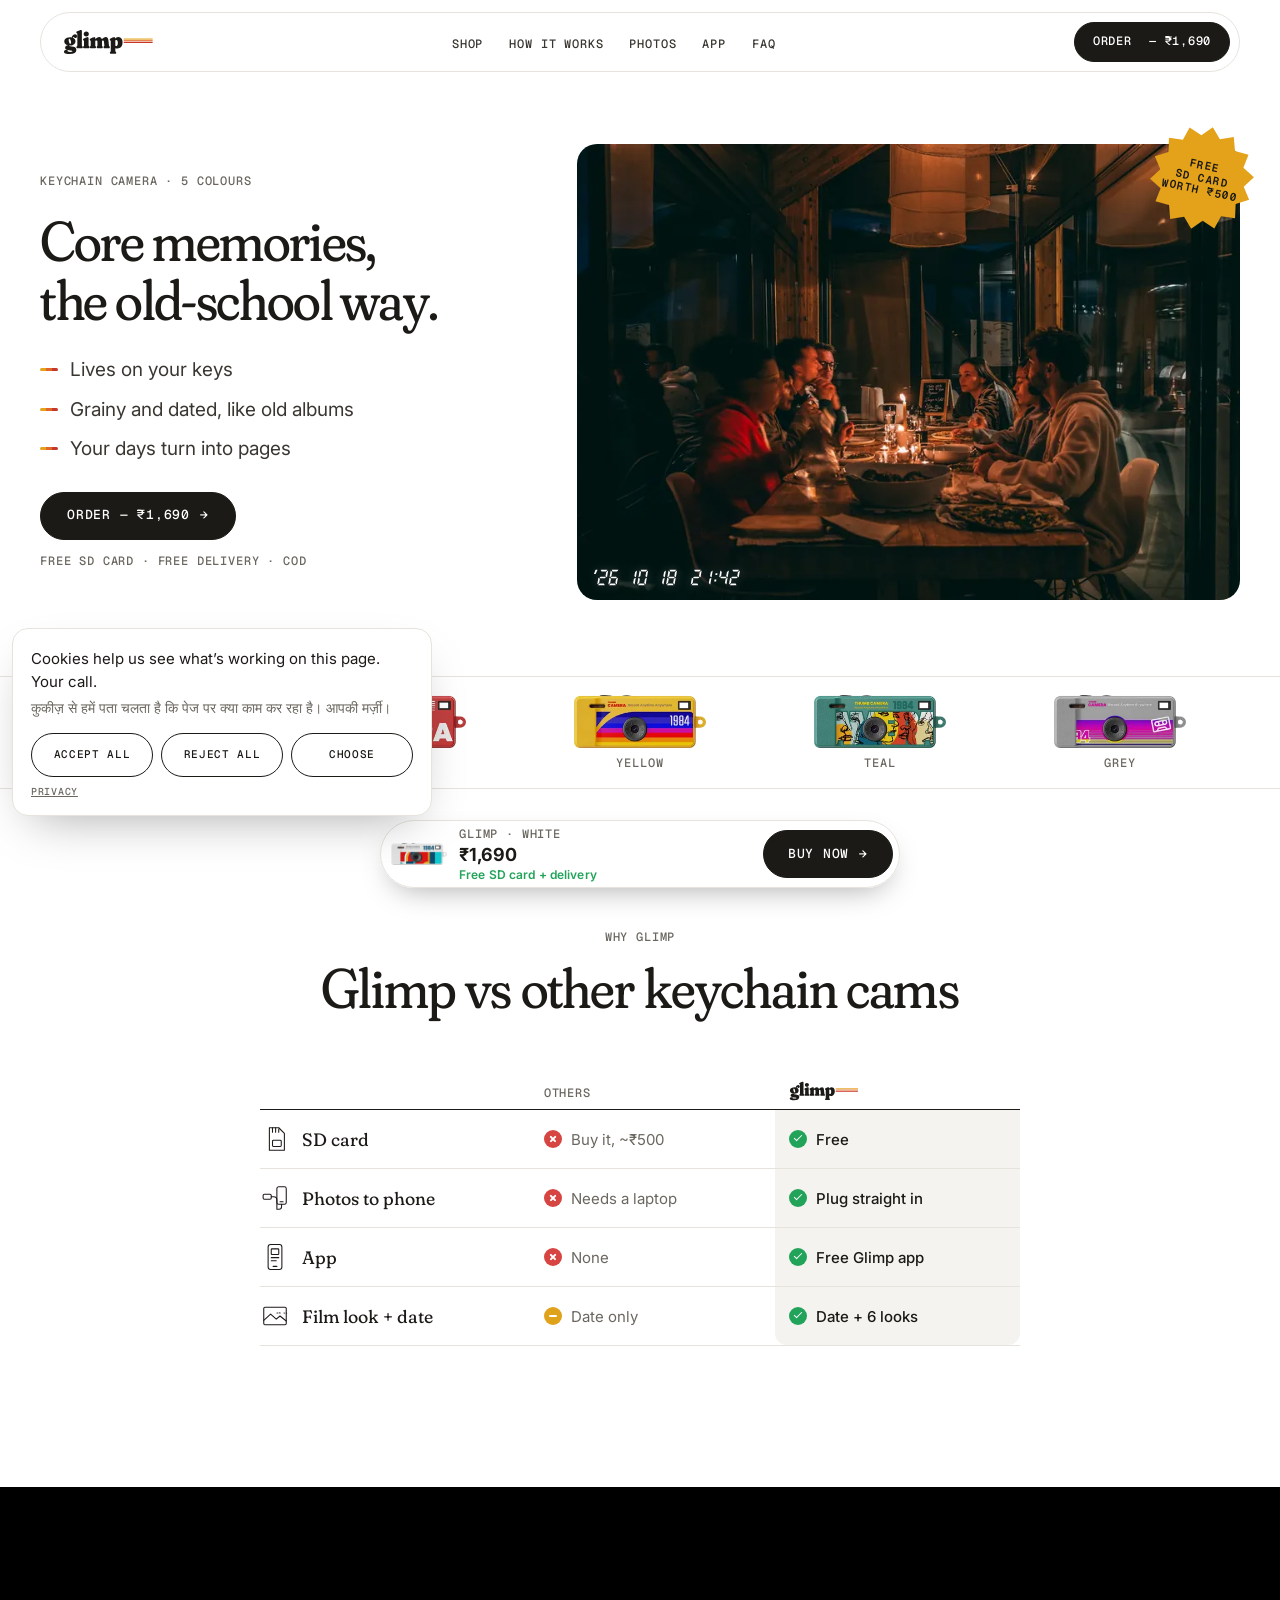
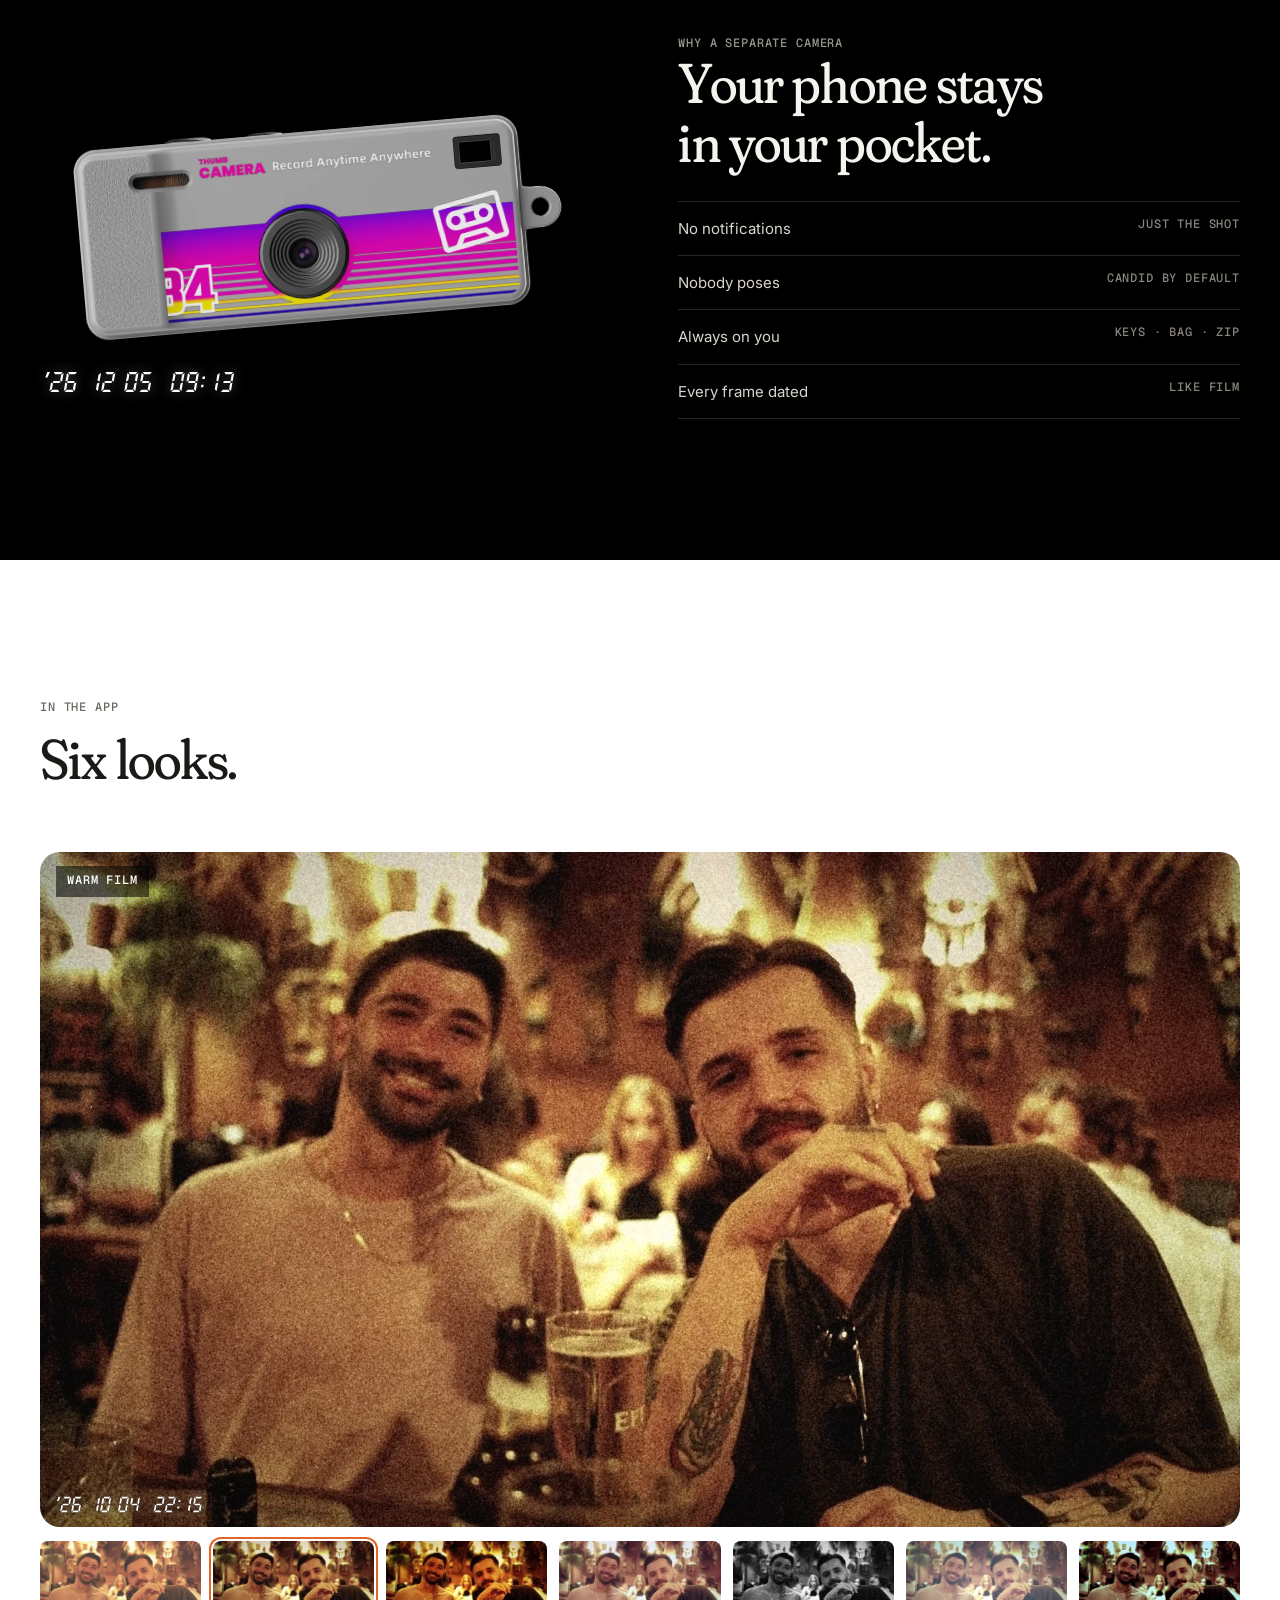
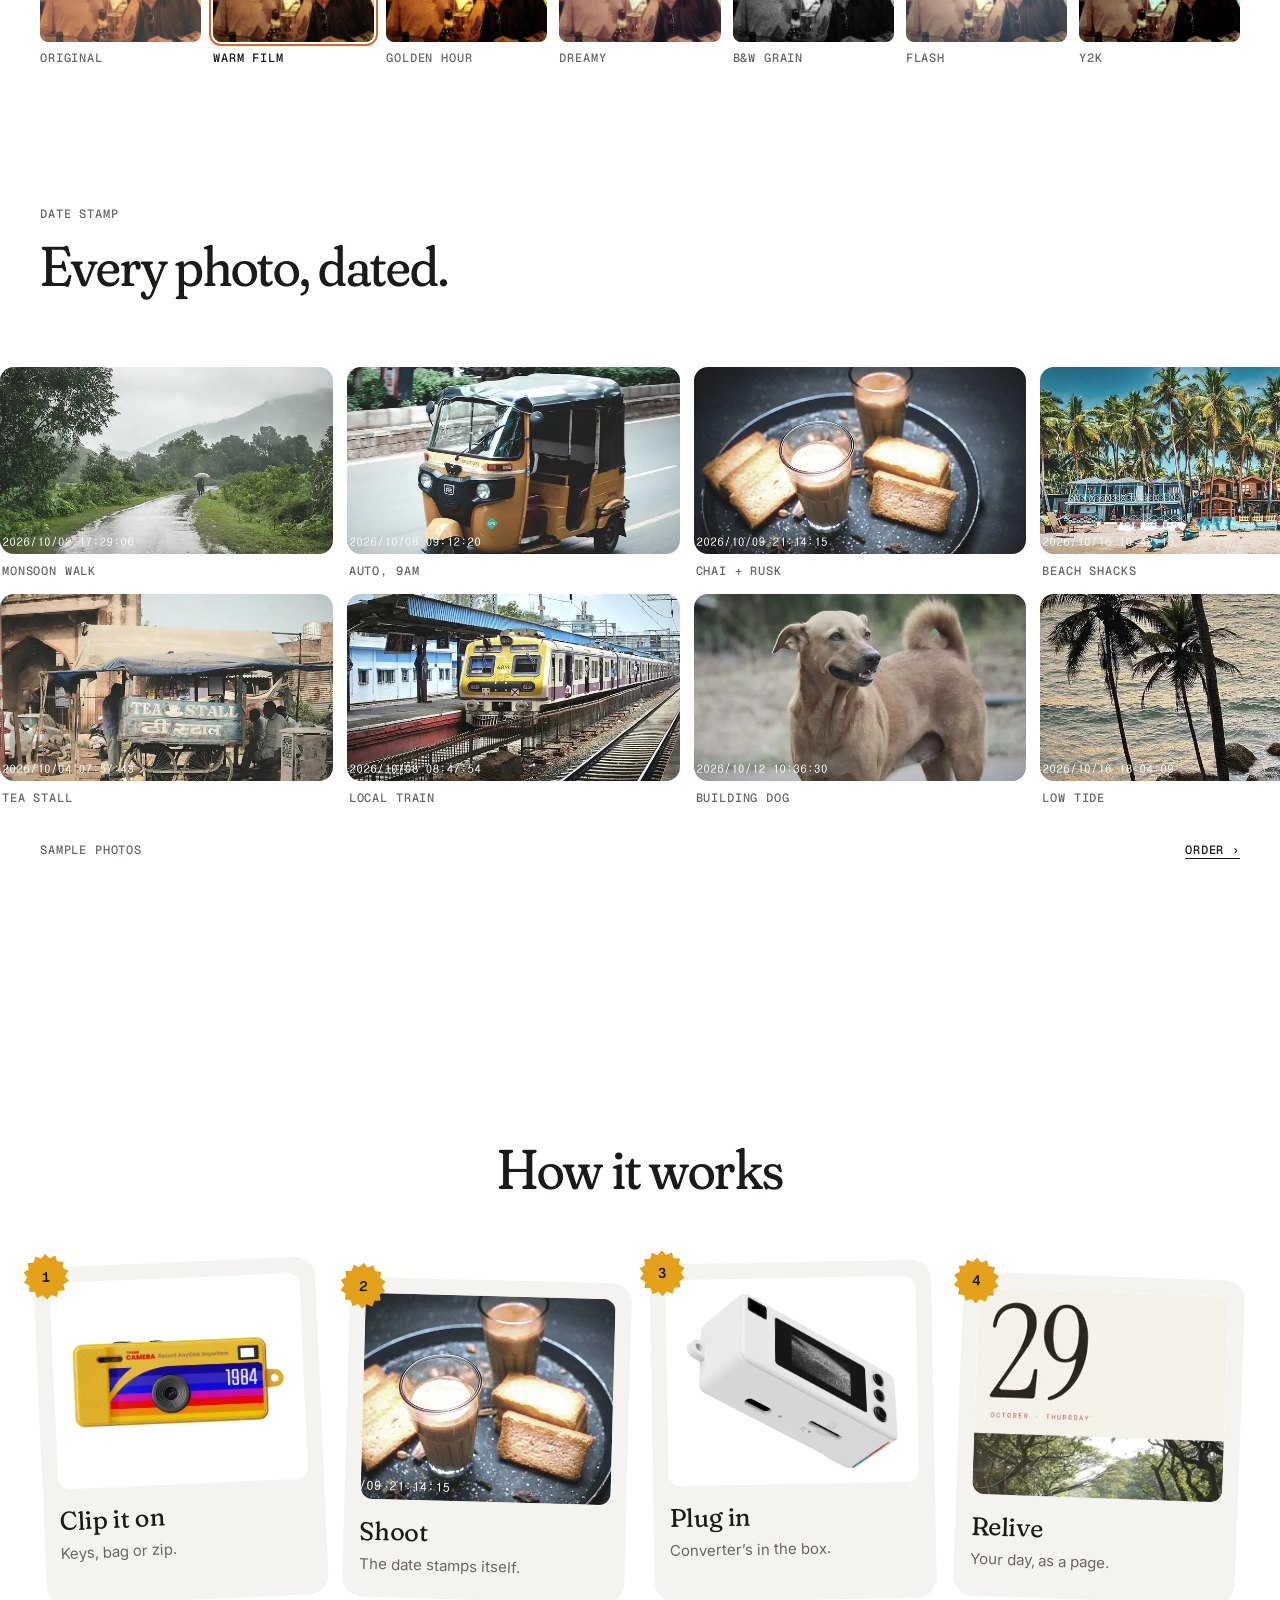
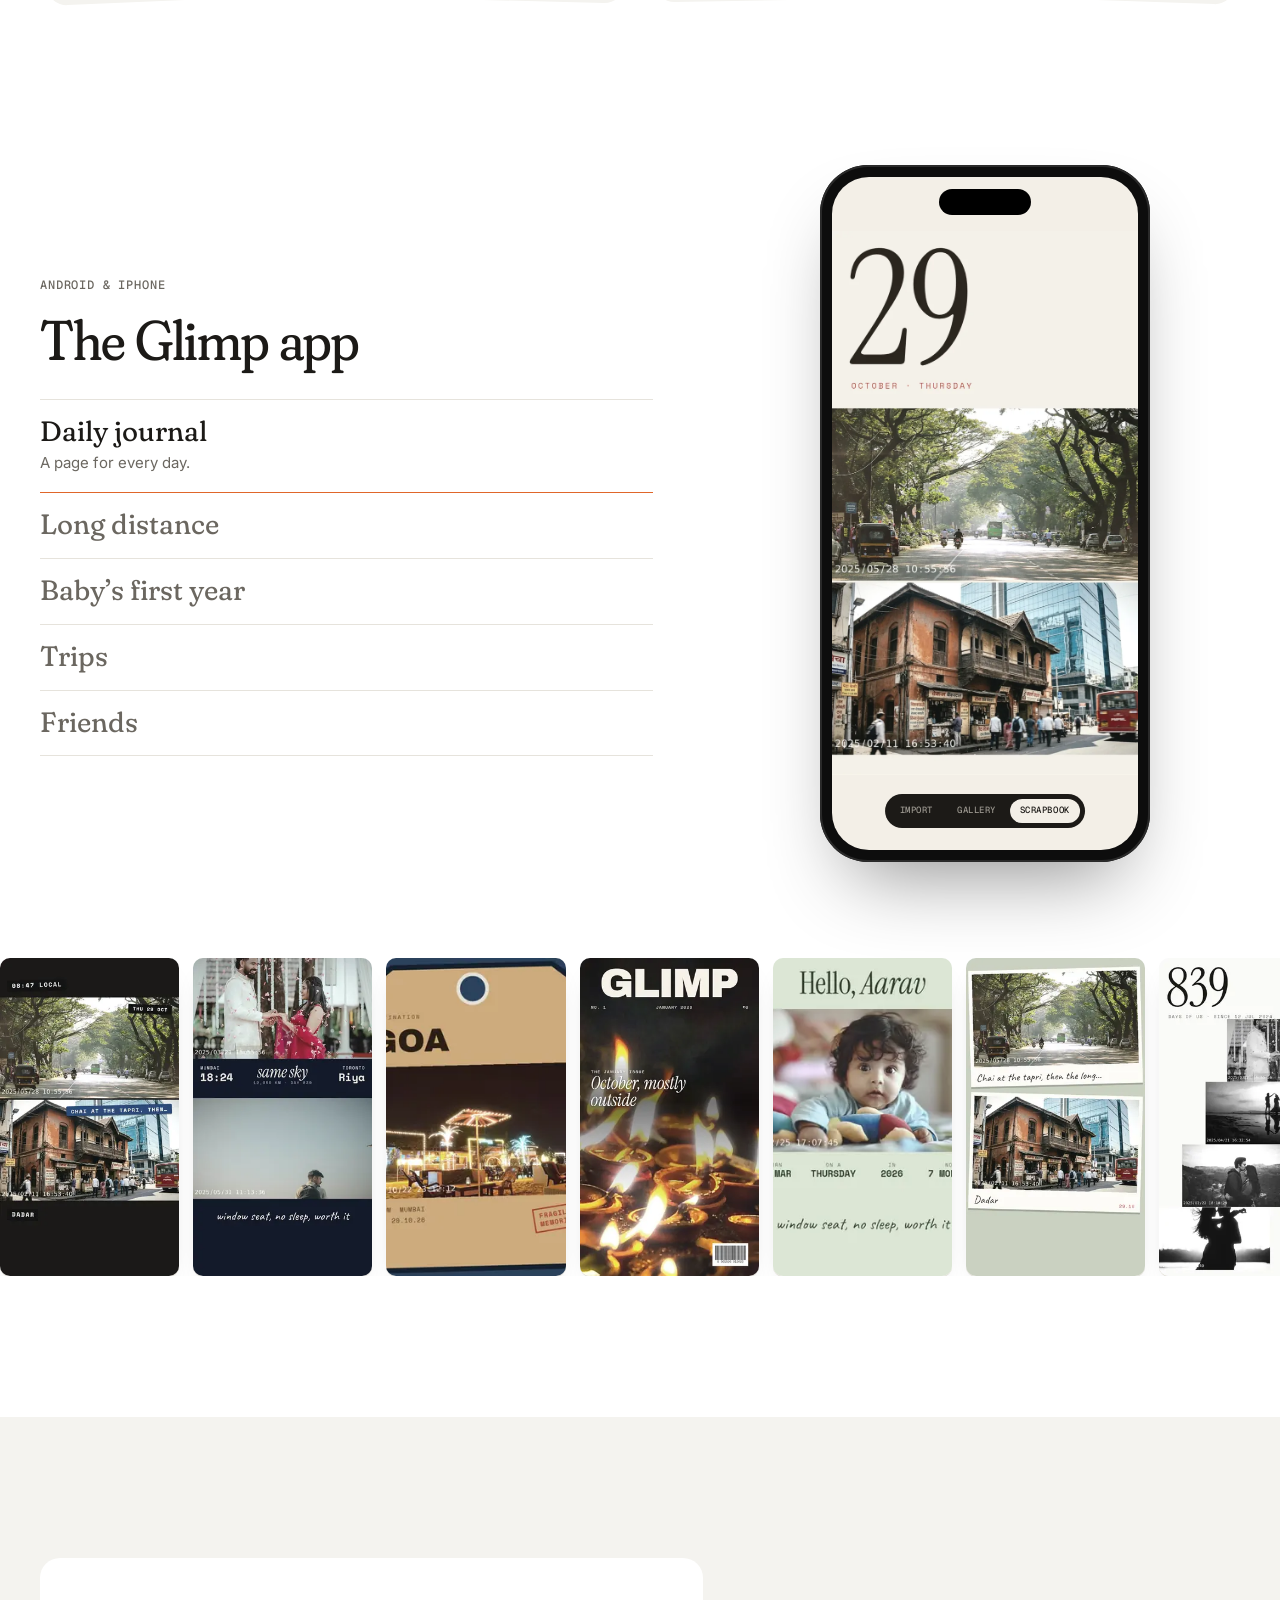
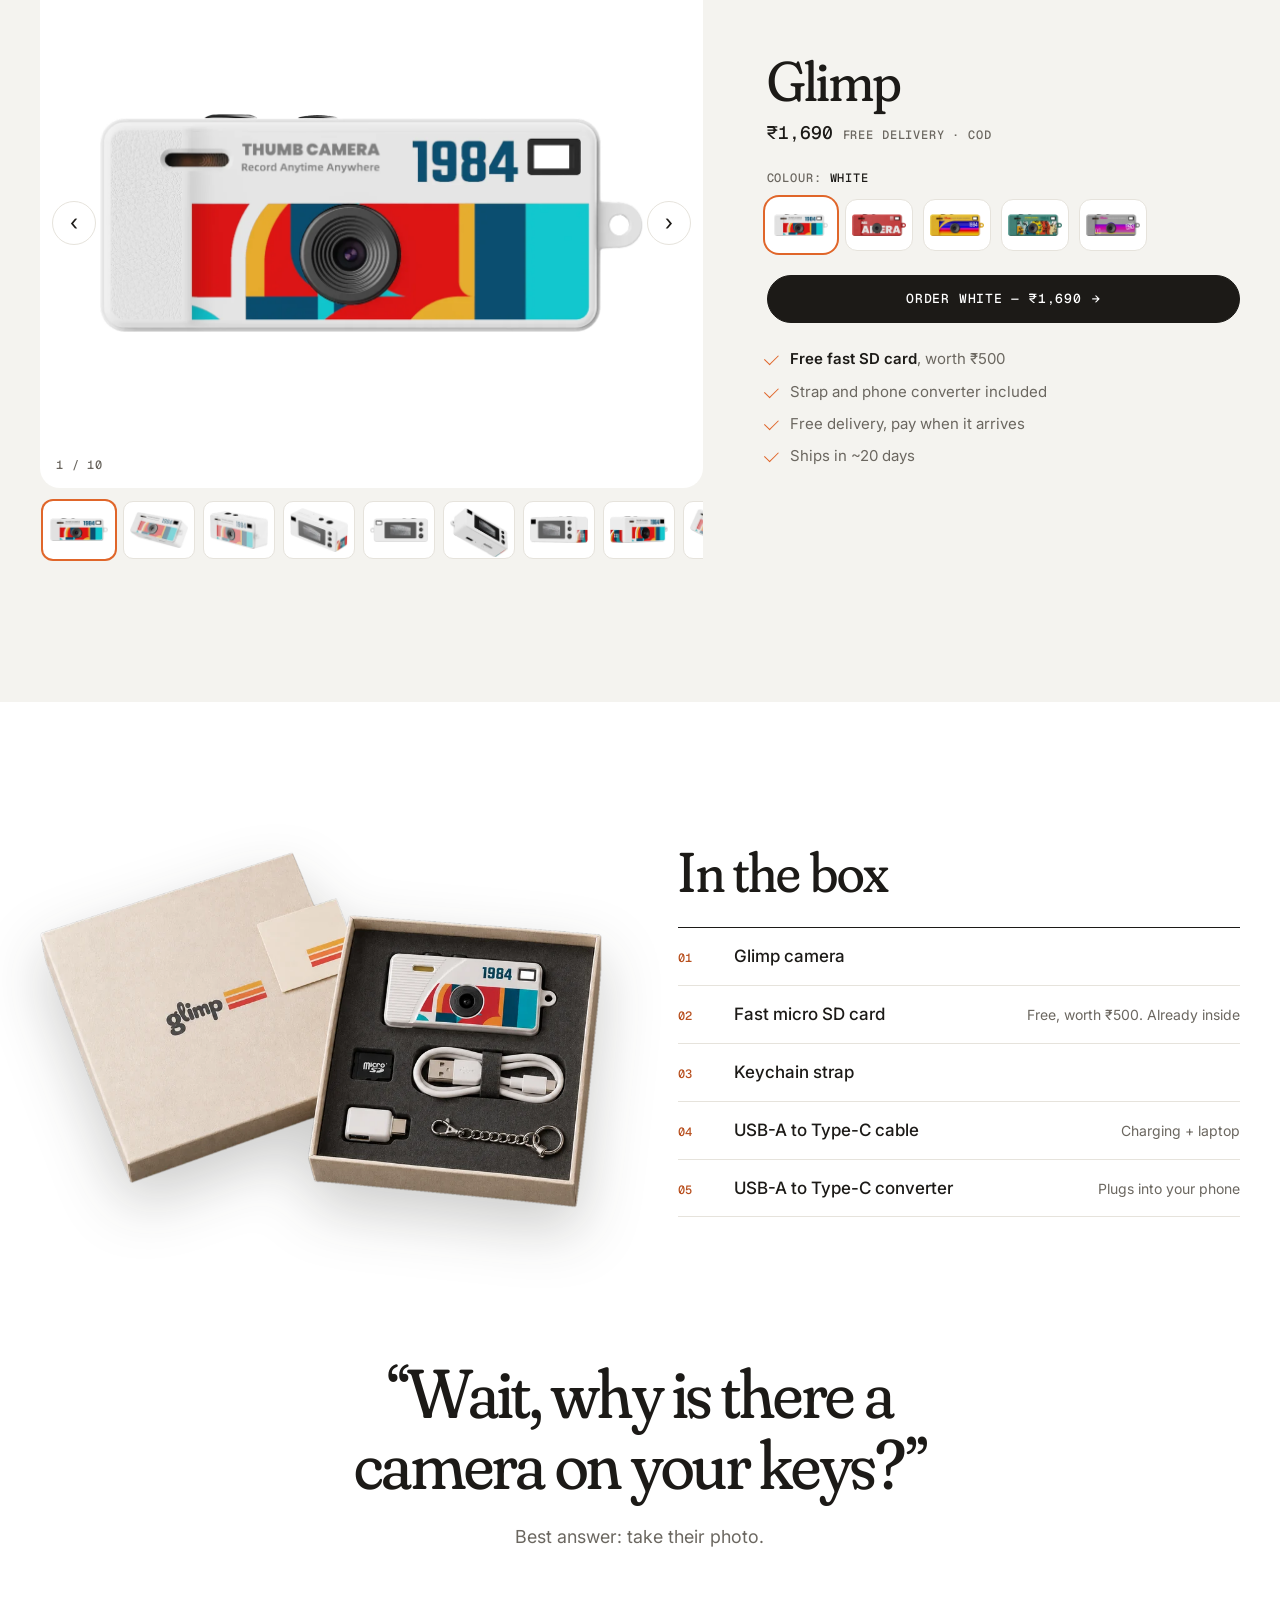
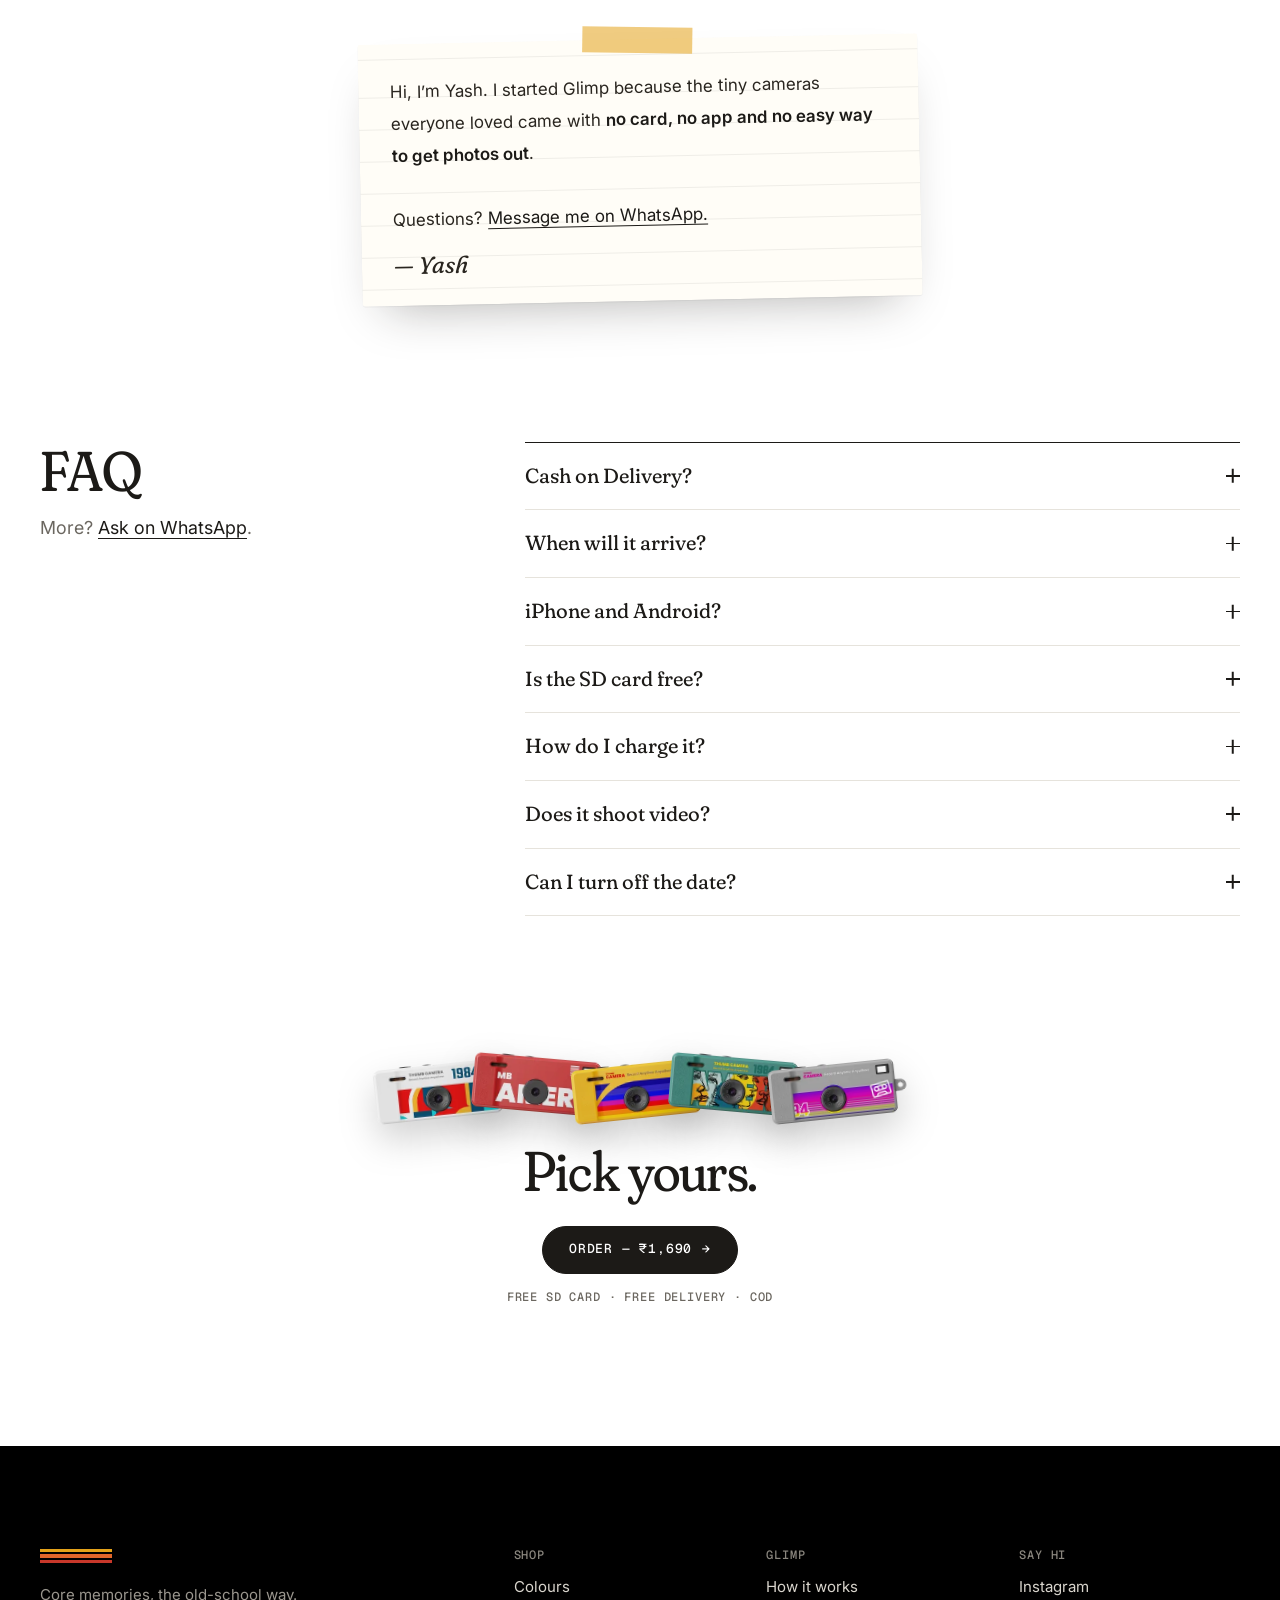
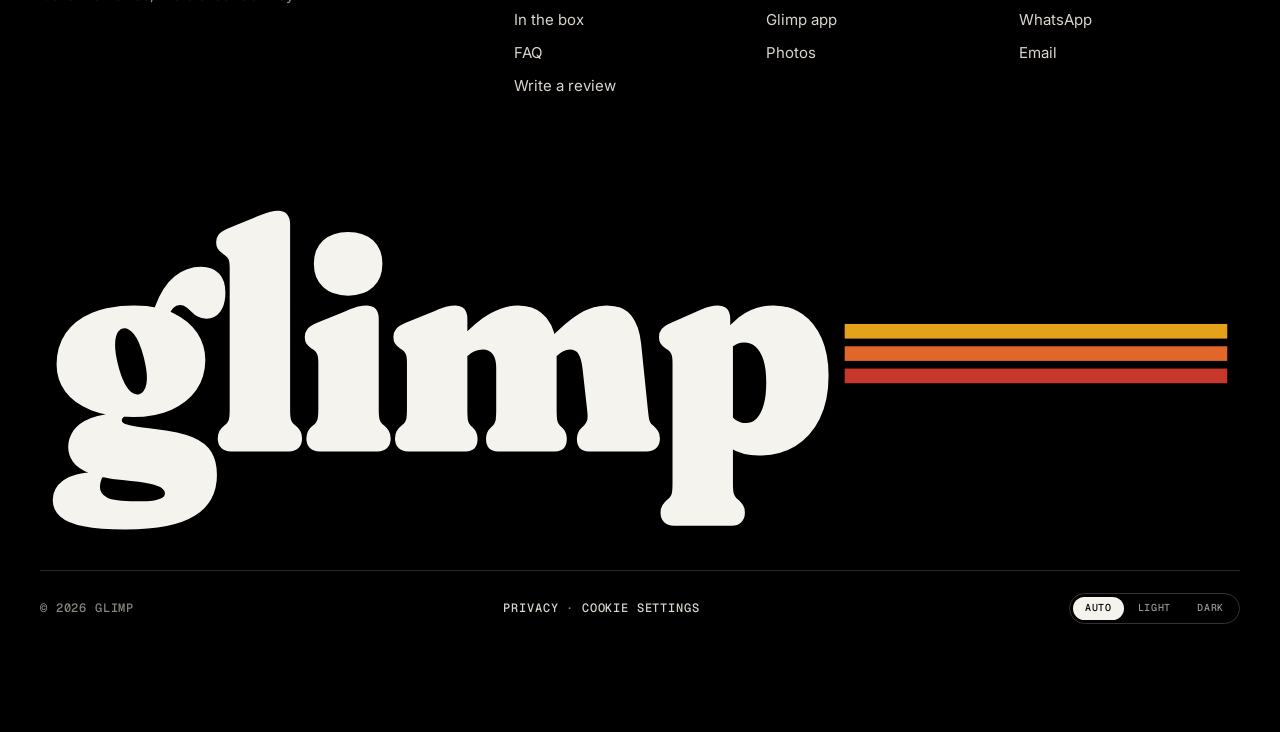
<file: index.html>
<!doctype html>
<html lang="en-IN">
<head>
<meta charset="utf-8">
<meta name="viewport" content="width=device-width, initial-scale=1, viewport-fit=cover">
<title>Glimp — core memories, the old-school way</title>
<meta name="description" content="Glimp is a thumb-sized retro camera for your keychain. Free fast SD card (worth ₹500) in the box, plugs into your phone, comes with an app. ₹1,690, free delivery, Cash on Delivery.">
<meta name="theme-color" content="#ffffff" media="(prefers-color-scheme: light)">
<meta name="theme-color" content="#000000" media="(prefers-color-scheme: dark)">
<link rel="icon" href="assets/brand/favicon.svg" type="image/svg+xml">
<link rel="icon" href="assets/brand/favicon.ico" sizes="any">
<link rel="apple-touch-icon" href="assets/brand/apple-touch-icon.png">
<link rel="canonical" href="https://glimp.in/">
<meta property="og:type" content="website">
<meta property="og:url" content="https://glimp.in/">
<meta property="og:title" content="Glimp — core memories, the old-school way">
<meta property="og:description" content="Thumb-sized retro camera. Free fast SD card (worth ₹500) in the box, plugs into your phone, comes with an app. ₹1,690, free delivery, Cash on Delivery.">
<meta property="og:image" content="https://glimp.in/assets/og-image.jpg">
<meta name="twitter:card" content="summary_large_image">

<link rel="preconnect" href="https://fonts.googleapis.com">
<link rel="preconnect" href="https://fonts.gstatic.com" crossorigin>
<link href="https://fonts.googleapis.com/css2?family=Doto:wght@700&family=Fraunces:ital,opsz,wght,SOFT,WONK@0,9..144,300..600,0..100,0..1;1,9..144,300..600,0..100,0..1&family=Geist+Mono:wght@400;500;600&family=Inter:wght@400;500;600&display=swap" rel="stylesheet">
<link rel="preload" as="image" href="assets/photos/hero-group.webp" imagesrcset="assets/photos/hero-group-sm.webp 820w, assets/photos/hero-group.webp 1600w" imagesizes="(max-width: 880px) 100vw, 60vw" fetchpriority="high">
<link rel="stylesheet" href="styles.css">
<script>
  try { var t = localStorage.getItem("glimp-theme"); if (t === "light" || t === "dark") document.documentElement.dataset.theme = t; } catch (e) {}
  document.documentElement.classList.add("js");
</script>
<script src="config.js"></script>
<script src="analytics.js" defer></script>
<script type="application/ld+json">
{"@context":"https://schema.org","@type":"Product","name":"Glimp keychain camera","brand":{"@type":"Brand","name":"Glimp"},
 "description":"Thumb-sized retro keychain camera with a free fast SD card, phone converter and the Glimp app.",
 "offers":{"@type":"Offer","priceCurrency":"INR","price":"1690","availability":"https://schema.org/PreOrder"}}
</script>
</head>
<body>

<a class="visually-hidden" href="#main">Skip to content</a>

<header class="nav">
  <nav class="nav-inner" aria-label="Main">
    <a class="logo" href="#top" aria-label="Glimp, home"><svg aria-hidden="true" focusable="false" xmlns="http://www.w3.org/2000/svg" viewBox="-3.8 -79.5 376.4 108"><path d="M32.8 -6.95Q27.75 -7.55 25.43 -7.98Q23.1 -8.4 22.48 -8.82Q21.85 -9.25 21.85 -9.7Q21.85 -10.1 22.12 -10.48Q22.4 -10.85 23 -11.2L22.65 -12Q16.1 -12.05 12.23 -10.53Q8.35 -9 6.7 -6.58Q5.05 -4.15 5.05 -1.4Q5.05 1.1 6.53 3.2Q8 5.3 11.7 6.8Q15.4 8.3 22.05 8.95Q27.85 9.5 30.7 10.15Q33.55 10.8 34.48 11.55Q35.4 12.3 35.4 13.2Q35.4 13.9 34.7 14.48Q34 15.05 32.02 15.35Q30.05 15.65 26.15 15.65Q19.4 15.65 17.2 14.45Q15 13.25 15 11.25Q15 10.25 15.25 9.4Q15.5 8.55 16.05 7.65L13.95 6.35Q6.7 6.7 3.45 9.1Q0.2 11.5 0.2 15.2Q0.2 18.3 2.53 20.38Q4.85 22.45 9.88 23.48Q14.9 24.5 23 24.5Q37.95 24.5 44.83 20.12Q51.7 15.75 51.7 7.35Q51.7 3.05 49.95 0.18Q48.2 -2.7 44.08 -4.43Q39.95 -6.15 32.8 -6.95ZM30.7 -41.15 35.8 -40.55Q36.9 -43.75 37.85 -44.83Q38.8 -45.9 40.05 -45.9Q41.25 -45.9 42.1 -45.25Q42.95 -44.6 43.78 -43.78Q44.6 -42.95 45.67 -42.3Q46.75 -41.65 48.4 -41.65Q51.1 -41.65 52.73 -43.83Q54.35 -46 54.35 -49.75Q54.35 -53.75 52.35 -55.83Q50.35 -57.9 46.7 -57.9Q42.15 -57.9 38.38 -54.88Q34.6 -51.85 32.2 -45.25ZM48.05 -28.7Q48.05 -33.25 45.55 -37.12Q43.05 -41 38.08 -43.38Q33.1 -45.75 25.7 -45.75Q18 -45.75 12.55 -43.48Q7.1 -41.2 4.25 -37.05Q1.4 -32.9 1.4 -27.25Q1.4 -22.5 4.12 -18.77Q6.85 -15.05 12.2 -12.93Q17.55 -10.8 25.4 -10.8Q32.25 -10.8 37.33 -13.03Q42.4 -15.25 45.23 -19.27Q48.05 -23.3 48.05 -28.7ZM22.15 -38.6Q23.8 -39 25.62 -36.88Q27.45 -34.75 28.8 -29.3Q30.15 -23.85 29.55 -21.1Q28.95 -18.35 27.3 -17.95Q26.2 -17.7 25 -18.52Q23.8 -19.35 22.68 -21.5Q21.55 -23.65 20.65 -27.25Q19.75 -30.9 19.75 -33.3Q19.75 -35.7 20.4 -37.03Q21.05 -38.35 22.15 -38.6Z" fill="currentColor"/><path d="M74.65 -71.35V-13.3Q74.65 -10.85 74.93 -9.98Q75.2 -9.1 75.75 -8.65L76.25 -8.2Q77.3 -7.35 77.85 -6.43Q78.4 -5.5 78.4 -4.05Q78.4 -2.15 77.28 -1.07Q76.15 0 74.25 0H56.1Q54.2 0 53.08 -1.07Q51.95 -2.15 51.95 -4.05Q51.95 -5.5 52.5 -6.43Q53.05 -7.35 54.1 -8.2L54.6 -8.65Q55.15 -9.1 55.43 -9.98Q55.7 -10.85 55.7 -13.3V-57.55Q55.7 -59.5 55.33 -60.3Q54.95 -61.1 54.1 -61.65L53.65 -61.95Q52.45 -62.75 51.95 -63.55Q51.45 -64.35 51.45 -65.6Q51.45 -67.05 52.3 -68.1Q53.15 -69.15 55.3 -70.05L64.25 -73.7Q66.8 -74.75 68.25 -75.12Q69.7 -75.5 70.95 -75.5Q72.8 -75.5 73.73 -74.35Q74.65 -73.2 74.65 -71.35Z M102.45 -41.65V-13.3Q102.45 -10.9 102.72 -10.03Q103 -9.15 103.55 -8.65L104.05 -8.2Q105.05 -7.4 105.62 -6.45Q106.2 -5.5 106.2 -4.05Q106.2 -2.15 105.08 -1.07Q103.95 0 102.05 0H83.9Q81.95 0 80.85 -1.07Q79.75 -2.15 79.75 -4.05Q79.75 -5.5 80.3 -6.45Q80.85 -7.4 81.9 -8.2L82.4 -8.65Q82.95 -9.15 83.22 -10.03Q83.5 -10.9 83.5 -13.3V-27.85Q83.5 -29.8 83.12 -30.6Q82.75 -31.4 81.9 -31.95L81.45 -32.25Q80.25 -33.05 79.75 -33.85Q79.25 -34.65 79.25 -35.9Q79.25 -37.35 80.1 -38.4Q80.95 -39.45 83.1 -40.35L92.05 -44Q94.6 -45.05 96.05 -45.43Q97.5 -45.8 98.75 -45.8Q100.6 -45.8 101.53 -44.65Q102.45 -43.5 102.45 -41.65ZM92.85 -48.85Q87.85 -48.85 84.98 -51.55Q82.1 -54.25 82.1 -58.85Q82.1 -63.45 84.98 -66.15Q87.85 -68.85 92.85 -68.85Q97.85 -68.85 100.73 -66.15Q103.6 -63.45 103.6 -58.85Q103.6 -54.25 100.73 -51.55Q97.85 -48.85 92.85 -48.85Z M130.25 -41.65V-13.3Q130.25 -10.7 130.45 -9.7Q130.65 -8.7 131.25 -8.15L131.85 -7.6Q133.45 -6.15 133.45 -4.05Q133.45 0 129.75 0H111.7Q109.8 0 108.67 -1.07Q107.55 -2.15 107.55 -4.05Q107.55 -5.5 108.1 -6.43Q108.65 -7.35 109.7 -8.2L110.2 -8.65Q110.75 -9.1 111.03 -9.98Q111.3 -10.85 111.3 -13.3V-27.85Q111.3 -29.8 110.92 -30.6Q110.55 -31.4 109.7 -31.95L109.25 -32.25Q108.05 -33.05 107.55 -33.85Q107.05 -34.65 107.05 -35.9Q107.05 -37.35 107.9 -38.4Q108.75 -39.45 110.9 -40.35L119.85 -44Q122.4 -45.05 123.85 -45.43Q125.3 -45.8 126.55 -45.8Q128.4 -45.8 129.32 -44.65Q130.25 -43.5 130.25 -41.65ZM128.7 -28.45 125.35 -32.55 127.25 -34.6Q133.15 -41 137.68 -43.4Q142.2 -45.8 146.2 -45.8Q151.85 -45.8 155.05 -41.9Q158.25 -38 158.25 -31V-13.3Q158.25 -10.7 158.45 -9.7Q158.65 -8.7 159.25 -8.15L159.85 -7.6Q161.45 -6.15 161.45 -4.05Q161.45 0 157.75 0H139.8Q136.1 0 136.1 -4.05Q136.1 -6.15 137.7 -7.6L138.3 -8.15Q138.9 -8.7 139.1 -9.7Q139.3 -10.7 139.3 -13.3V-26.2Q139.3 -29 138.23 -30.48Q137.15 -31.95 135.1 -31.95Q133.75 -31.95 132.47 -31.4Q131.2 -30.85 130.1 -29.8ZM156.65 -28.45 153.35 -32.5 155.3 -34.55Q161.2 -40.8 165.47 -43.3Q169.75 -45.8 173.9 -45.8Q179.25 -45.8 181.72 -42.6Q184.2 -39.4 184.75 -33.85L186.85 -13.3Q187.1 -10.9 187.28 -10.03Q187.45 -9.15 187.95 -8.65L188.45 -8.2Q189.45 -7.3 190.05 -6.4Q190.65 -5.5 190.65 -4.05Q190.65 -2.15 189.53 -1.07Q188.4 0 186.5 0H168.3Q164.6 0 164.6 -4.05Q164.6 -6.1 166.25 -7.6L166.85 -8.15Q167.45 -8.7 167.78 -9.6Q168.1 -10.5 167.85 -12.8L166.35 -26.15Q166 -29.05 165.15 -30.5Q164.3 -31.95 162.4 -31.95Q161.35 -31.95 160.3 -31.4Q159.25 -30.85 158.1 -29.8Z M212.7 -41.65V-37.55L213.55 -35.75V10Q213.55 12.45 213.83 13.3Q214.1 14.15 214.65 14.65L215.15 15.1Q216.15 15.95 216.73 16.88Q217.3 17.8 217.3 19.25Q217.3 21.1 216.18 22.2Q215.05 23.3 213.15 23.3H195Q193.1 23.3 191.98 22.23Q190.85 21.15 190.85 19.25Q190.85 17.8 191.43 16.9Q192 16 193 15.1L193.5 14.65Q194.05 14.2 194.33 13.33Q194.6 12.45 194.6 10V-27.85Q194.6 -29.8 194.23 -30.6Q193.85 -31.4 193 -31.95L192.55 -32.25Q191.35 -33.05 190.85 -33.85Q190.35 -34.65 190.35 -35.9Q190.35 -37.35 191.2 -38.38Q192.05 -39.4 194.2 -40.35L201.85 -43.75Q204.45 -44.9 206.08 -45.35Q207.7 -45.8 208.9 -45.8Q210.8 -45.8 211.75 -44.65Q212.7 -43.5 212.7 -41.65ZM210.35 -28.2 207.1 -31.9Q210.8 -38.4 215.43 -42.1Q220.05 -45.8 226.3 -45.8Q231.45 -45.8 235.33 -43.1Q239.2 -40.4 241.38 -35.48Q243.55 -30.55 243.55 -23.8Q243.55 -15.85 240.78 -10.23Q238 -4.6 233.08 -1.65Q228.15 1.3 221.6 1.3Q216.45 1.3 212.65 -1.05Q208.85 -3.4 205.95 -8.2L211.05 -14.4Q212.65 -11.2 214.2 -10.05Q215.75 -8.9 217.65 -8.9Q219.55 -8.9 220.98 -10.35Q222.4 -11.8 223.2 -14.62Q224 -17.45 224 -21.55Q224 -26 223.1 -28.77Q222.2 -31.55 220.65 -32.88Q219.1 -34.2 217.05 -34.2Q215.05 -34.2 213.35 -32.83Q211.65 -31.45 210.35 -28.2Z" fill="currentColor"/><rect x="248.6" y="-40" width="120" height="4.6" fill="#E3A21A"/><rect x="248.6" y="-33" width="120" height="4.6" fill="#E0662A"/><rect x="248.6" y="-26" width="120" height="4.6" fill="#C7372A"/></svg></a>
    <ul class="nav-links">
      <li><a href="#colours">Shop</a></li>
      <li><a href="#how">How it works</a></li>
      <li><a href="#photos">Photos</a></li>
      <li><a href="#app">App</a></li>
      <li><a href="#faq">FAQ</a></li>
    </ul>
    <a class="btn" href="#colours" data-cta="nav_order">Order<span class="long">&nbsp;— ₹1,690</span></a>
  </nav>
</header>

<main id="main">

<!-- Hero: words left, candid photo right (Paper Shoot pattern) -->
<section class="hero" id="top" data-section="hero">
  <div class="wrap hero-grid">
    <div class="hero-copy">
      <span class="label">Keychain camera · 5 colours</span>
      <h1>Core memories, the old&#8209;school&nbsp;way.</h1>
      <ul class="hero-points">
        <li>Lives on your keys</li>
        <li>Grainy and dated, like old albums</li>
        <li>Your days turn into pages</li>
      </ul>
      <div class="hero-actions">
        <a class="btn" href="#colours" data-cta="hero_order">Order — ₹1,690 <span class="arr">→</span></a>
        <span class="label">Free SD card · Free delivery · COD</span>
      </div>
    </div>
    <div class="hero-visual">
      <div class="hero-photo">
        <!-- HERO IMAGE SLOT: swap for the keys-in-hand render later (website/IMAGES.md) -->
        <img src="assets/photos/hero-group.webp" srcset="assets/photos/hero-group-sm.webp 820w, assets/photos/hero-group.webp 1600w"
             sizes="(max-width: 880px) 100vw, 60vw" alt="Friends at a candlelit dinner" width="1600" height="900" fetchpriority="high">
        <span class="photo-stamp" data-stamp="'26 10 18  21:42" aria-hidden="true"></span>
      </div>
      <div class="burst-tag" aria-hidden="true"><svg viewBox="0 0 100 100"><use href="#burst"/></svg><span>Free<br>SD card<br>worth ₹500</span></div>
    </div>
  </div>
</section>

<!-- 5 colours, as a strip of cameras -->
<section class="strip" aria-label="Colours" data-section="colours_strip">
  <div class="strip-track" data-strip></div>
</section>

<!-- Comparison -->
<section class="section" id="why" data-section="comparison">
  <div class="wrap">
    <div class="head center">
      <span class="label">Why Glimp</span>
      <h2>Glimp vs other keychain&nbsp;cams</h2>
    </div>
    <div class="vs" role="table" aria-label="Glimp compared with other keychain cameras">
      <div class="vs-row vs-headrow" role="row">
        <span role="columnheader" class="visually-hidden">What</span>
        <span role="columnheader" class="label">Others</span>
        <span role="columnheader" class="vs-us"><svg class="vs-logo" aria-hidden="true" focusable="false" xmlns="http://www.w3.org/2000/svg" viewBox="-3.8 -79.5 376.4 108"><path d="M32.8 -6.95Q27.75 -7.55 25.43 -7.98Q23.1 -8.4 22.48 -8.82Q21.85 -9.25 21.85 -9.7Q21.85 -10.1 22.12 -10.48Q22.4 -10.85 23 -11.2L22.65 -12Q16.1 -12.05 12.23 -10.53Q8.35 -9 6.7 -6.58Q5.05 -4.15 5.05 -1.4Q5.05 1.1 6.53 3.2Q8 5.3 11.7 6.8Q15.4 8.3 22.05 8.95Q27.85 9.5 30.7 10.15Q33.55 10.8 34.48 11.55Q35.4 12.3 35.4 13.2Q35.4 13.9 34.7 14.48Q34 15.05 32.02 15.35Q30.05 15.65 26.15 15.65Q19.4 15.65 17.2 14.45Q15 13.25 15 11.25Q15 10.25 15.25 9.4Q15.5 8.55 16.05 7.65L13.95 6.35Q6.7 6.7 3.45 9.1Q0.2 11.5 0.2 15.2Q0.2 18.3 2.53 20.38Q4.85 22.45 9.88 23.48Q14.9 24.5 23 24.5Q37.95 24.5 44.83 20.12Q51.7 15.75 51.7 7.35Q51.7 3.05 49.95 0.18Q48.2 -2.7 44.08 -4.43Q39.95 -6.15 32.8 -6.95ZM30.7 -41.15 35.8 -40.55Q36.9 -43.75 37.85 -44.83Q38.8 -45.9 40.05 -45.9Q41.25 -45.9 42.1 -45.25Q42.95 -44.6 43.78 -43.78Q44.6 -42.95 45.67 -42.3Q46.75 -41.65 48.4 -41.65Q51.1 -41.65 52.73 -43.83Q54.35 -46 54.35 -49.75Q54.35 -53.75 52.35 -55.83Q50.35 -57.9 46.7 -57.9Q42.15 -57.9 38.38 -54.88Q34.6 -51.85 32.2 -45.25ZM48.05 -28.7Q48.05 -33.25 45.55 -37.12Q43.05 -41 38.08 -43.38Q33.1 -45.75 25.7 -45.75Q18 -45.75 12.55 -43.48Q7.1 -41.2 4.25 -37.05Q1.4 -32.9 1.4 -27.25Q1.4 -22.5 4.12 -18.77Q6.85 -15.05 12.2 -12.93Q17.55 -10.8 25.4 -10.8Q32.25 -10.8 37.33 -13.03Q42.4 -15.25 45.23 -19.27Q48.05 -23.3 48.05 -28.7ZM22.15 -38.6Q23.8 -39 25.62 -36.88Q27.45 -34.75 28.8 -29.3Q30.15 -23.85 29.55 -21.1Q28.95 -18.35 27.3 -17.95Q26.2 -17.7 25 -18.52Q23.8 -19.35 22.68 -21.5Q21.55 -23.65 20.65 -27.25Q19.75 -30.9 19.75 -33.3Q19.75 -35.7 20.4 -37.03Q21.05 -38.35 22.15 -38.6Z" fill="currentColor"/><path d="M74.65 -71.35V-13.3Q74.65 -10.85 74.93 -9.98Q75.2 -9.1 75.75 -8.65L76.25 -8.2Q77.3 -7.35 77.85 -6.43Q78.4 -5.5 78.4 -4.05Q78.4 -2.15 77.28 -1.07Q76.15 0 74.25 0H56.1Q54.2 0 53.08 -1.07Q51.95 -2.15 51.95 -4.05Q51.95 -5.5 52.5 -6.43Q53.05 -7.35 54.1 -8.2L54.6 -8.65Q55.15 -9.1 55.43 -9.98Q55.7 -10.85 55.7 -13.3V-57.55Q55.7 -59.5 55.33 -60.3Q54.95 -61.1 54.1 -61.65L53.65 -61.95Q52.45 -62.75 51.95 -63.55Q51.45 -64.35 51.45 -65.6Q51.45 -67.05 52.3 -68.1Q53.15 -69.15 55.3 -70.05L64.25 -73.7Q66.8 -74.75 68.25 -75.12Q69.7 -75.5 70.95 -75.5Q72.8 -75.5 73.73 -74.35Q74.65 -73.2 74.65 -71.35Z M102.45 -41.65V-13.3Q102.45 -10.9 102.72 -10.03Q103 -9.15 103.55 -8.65L104.05 -8.2Q105.05 -7.4 105.62 -6.45Q106.2 -5.5 106.2 -4.05Q106.2 -2.15 105.08 -1.07Q103.95 0 102.05 0H83.9Q81.95 0 80.85 -1.07Q79.75 -2.15 79.75 -4.05Q79.75 -5.5 80.3 -6.45Q80.85 -7.4 81.9 -8.2L82.4 -8.65Q82.95 -9.15 83.22 -10.03Q83.5 -10.9 83.5 -13.3V-27.85Q83.5 -29.8 83.12 -30.6Q82.75 -31.4 81.9 -31.95L81.45 -32.25Q80.25 -33.05 79.75 -33.85Q79.25 -34.65 79.25 -35.9Q79.25 -37.35 80.1 -38.4Q80.95 -39.45 83.1 -40.35L92.05 -44Q94.6 -45.05 96.05 -45.43Q97.5 -45.8 98.75 -45.8Q100.6 -45.8 101.53 -44.65Q102.45 -43.5 102.45 -41.65ZM92.85 -48.85Q87.85 -48.85 84.98 -51.55Q82.1 -54.25 82.1 -58.85Q82.1 -63.45 84.98 -66.15Q87.85 -68.85 92.85 -68.85Q97.85 -68.85 100.73 -66.15Q103.6 -63.45 103.6 -58.85Q103.6 -54.25 100.73 -51.55Q97.85 -48.85 92.85 -48.85Z M130.25 -41.65V-13.3Q130.25 -10.7 130.45 -9.7Q130.65 -8.7 131.25 -8.15L131.85 -7.6Q133.45 -6.15 133.45 -4.05Q133.45 0 129.75 0H111.7Q109.8 0 108.67 -1.07Q107.55 -2.15 107.55 -4.05Q107.55 -5.5 108.1 -6.43Q108.65 -7.35 109.7 -8.2L110.2 -8.65Q110.75 -9.1 111.03 -9.98Q111.3 -10.85 111.3 -13.3V-27.85Q111.3 -29.8 110.92 -30.6Q110.55 -31.4 109.7 -31.95L109.25 -32.25Q108.05 -33.05 107.55 -33.85Q107.05 -34.65 107.05 -35.9Q107.05 -37.35 107.9 -38.4Q108.75 -39.45 110.9 -40.35L119.85 -44Q122.4 -45.05 123.85 -45.43Q125.3 -45.8 126.55 -45.8Q128.4 -45.8 129.32 -44.65Q130.25 -43.5 130.25 -41.65ZM128.7 -28.45 125.35 -32.55 127.25 -34.6Q133.15 -41 137.68 -43.4Q142.2 -45.8 146.2 -45.8Q151.85 -45.8 155.05 -41.9Q158.25 -38 158.25 -31V-13.3Q158.25 -10.7 158.45 -9.7Q158.65 -8.7 159.25 -8.15L159.85 -7.6Q161.45 -6.15 161.45 -4.05Q161.45 0 157.75 0H139.8Q136.1 0 136.1 -4.05Q136.1 -6.15 137.7 -7.6L138.3 -8.15Q138.9 -8.7 139.1 -9.7Q139.3 -10.7 139.3 -13.3V-26.2Q139.3 -29 138.23 -30.48Q137.15 -31.95 135.1 -31.95Q133.75 -31.95 132.47 -31.4Q131.2 -30.85 130.1 -29.8ZM156.65 -28.45 153.35 -32.5 155.3 -34.55Q161.2 -40.8 165.47 -43.3Q169.75 -45.8 173.9 -45.8Q179.25 -45.8 181.72 -42.6Q184.2 -39.4 184.75 -33.85L186.85 -13.3Q187.1 -10.9 187.28 -10.03Q187.45 -9.15 187.95 -8.65L188.45 -8.2Q189.45 -7.3 190.05 -6.4Q190.65 -5.5 190.65 -4.05Q190.65 -2.15 189.53 -1.07Q188.4 0 186.5 0H168.3Q164.6 0 164.6 -4.05Q164.6 -6.1 166.25 -7.6L166.85 -8.15Q167.45 -8.7 167.78 -9.6Q168.1 -10.5 167.85 -12.8L166.35 -26.15Q166 -29.05 165.15 -30.5Q164.3 -31.95 162.4 -31.95Q161.35 -31.95 160.3 -31.4Q159.25 -30.85 158.1 -29.8Z M212.7 -41.65V-37.55L213.55 -35.75V10Q213.55 12.45 213.83 13.3Q214.1 14.15 214.65 14.65L215.15 15.1Q216.15 15.95 216.73 16.88Q217.3 17.8 217.3 19.25Q217.3 21.1 216.18 22.2Q215.05 23.3 213.15 23.3H195Q193.1 23.3 191.98 22.23Q190.85 21.15 190.85 19.25Q190.85 17.8 191.43 16.9Q192 16 193 15.1L193.5 14.65Q194.05 14.2 194.33 13.33Q194.6 12.45 194.6 10V-27.85Q194.6 -29.8 194.23 -30.6Q193.85 -31.4 193 -31.95L192.55 -32.25Q191.35 -33.05 190.85 -33.85Q190.35 -34.65 190.35 -35.9Q190.35 -37.35 191.2 -38.38Q192.05 -39.4 194.2 -40.35L201.85 -43.75Q204.45 -44.9 206.08 -45.35Q207.7 -45.8 208.9 -45.8Q210.8 -45.8 211.75 -44.65Q212.7 -43.5 212.7 -41.65ZM210.35 -28.2 207.1 -31.9Q210.8 -38.4 215.43 -42.1Q220.05 -45.8 226.3 -45.8Q231.45 -45.8 235.33 -43.1Q239.2 -40.4 241.38 -35.48Q243.55 -30.55 243.55 -23.8Q243.55 -15.85 240.78 -10.23Q238 -4.6 233.08 -1.65Q228.15 1.3 221.6 1.3Q216.45 1.3 212.65 -1.05Q208.85 -3.4 205.95 -8.2L211.05 -14.4Q212.65 -11.2 214.2 -10.05Q215.75 -8.9 217.65 -8.9Q219.55 -8.9 220.98 -10.35Q222.4 -11.8 223.2 -14.62Q224 -17.45 224 -21.55Q224 -26 223.1 -28.77Q222.2 -31.55 220.65 -32.88Q219.1 -34.2 217.05 -34.2Q215.05 -34.2 213.35 -32.83Q211.65 -31.45 210.35 -28.2Z" fill="currentColor"/><rect x="248.6" y="-40" width="120" height="4.6" fill="#E3A21A"/><rect x="248.6" y="-33" width="120" height="4.6" fill="#E0662A"/><rect x="248.6" y="-26" width="120" height="4.6" fill="#C7372A"/></svg></span>
      </div>
      <div class="vs-row" role="row">
        <div class="vs-what" role="rowheader">
          <svg viewBox="0 0 48 48" aria-hidden="true"><path d="M15 6h15l9 9v27H15z"/><path d="M20 6v7M25 6v7M30 8v5"/><rect x="20" y="26" width="14" height="10" rx="1.5"/></svg>
          <span>SD card</span>
        </div>
        <div class="vs-them" role="cell"><i class="x" aria-hidden="true"></i><span>Buy it, ~₹500</span></div>
        <div class="vs-glimp" role="cell"><i class="ok" aria-hidden="true"></i><span>Free</span></div>
      </div>
      <div class="vs-row" role="row">
        <div class="vs-what" role="rowheader">
          <svg viewBox="0 0 48 48" aria-hidden="true"><rect x="27" y="6" width="15" height="28" rx="3"/><path d="M32 30h5"/><rect x="5" y="18" width="13" height="8" rx="2"/><path d="M18 22h4c3 0 5 2 5 5v15M34.5 34v4c0 2.5-1.5 4-4 4H27"/></svg>
          <span>Photos to phone</span>
        </div>
        <div class="vs-them" role="cell"><i class="x" aria-hidden="true"></i><span>Needs a laptop</span></div>
        <div class="vs-glimp" role="cell"><i class="ok" aria-hidden="true"></i><span>Plug straight in</span></div>
      </div>
      <div class="vs-row" role="row">
        <div class="vs-what" role="rowheader">
          <svg viewBox="0 0 48 48" aria-hidden="true"><rect x="13" y="4" width="22" height="40" rx="4"/><rect x="18" y="11" width="12" height="9" rx="1"/><path d="M18 25h12M18 30h8"/><path d="M21 39h6"/></svg>
          <span>App</span>
        </div>
        <div class="vs-them" role="cell"><i class="x" aria-hidden="true"></i><span>None</span></div>
        <div class="vs-glimp" role="cell"><i class="ok" aria-hidden="true"></i><span>Free Glimp app</span></div>
      </div>
      <div class="vs-row" role="row">
        <div class="vs-what" role="rowheader">
          <svg viewBox="0 0 48 48" aria-hidden="true"><rect x="6" y="10" width="36" height="28" rx="2"/><path d="M6 31l11-10 9 8 6-5 10 8"/><text x="26" y="20" font-size="6" font-family="monospace" stroke="none" fill="currentColor">26 11</text></svg>
          <span>Film look + date</span>
        </div>
        <div class="vs-them" role="cell"><i class="half" aria-hidden="true"></i><span>Date only</span></div>
        <div class="vs-glimp" role="cell"><i class="ok" aria-hidden="true"></i><span>Date + 6 looks</span></div>
      </div>
    </div>
  </div>
</section>

<!-- Why a separate camera (dark band) -->
<section class="section band-dark" id="keys" data-section="keys">
  <div class="wrap keys">
    <div class="keys-visual">
      <!-- SCALE IMAGE SLOT: the keys render goes here (website/IMAGES.md) -->
      <img src="assets/gallery/grey/1.webp" alt="Grey Glimp camera" width="1100" height="700" loading="lazy">
      <span class="cam-stamp" data-stamp aria-hidden="true"></span>
    </div>
    <div>
      <span class="label">Why a separate camera</span>
      <h2>Your phone stays in your&nbsp;pocket.</h2>
      <ul class="spec">
        <li><span>No notifications</span><span class="label">Just the shot</span></li>
        <li><span>Nobody poses</span><span class="label">Candid by default</span></li>
        <li><span>Always on you</span><span class="label">Keys · Bag · Zip</span></li>
        <li><span>Every frame dated</span><span class="label">Like film</span></li>
      </ul>
    </div>
  </div>
</section>

<!-- Looks -->
<section class="section" id="looks" data-section="looks">
  <div class="wrap">
    <div class="head">
      <span class="label">In the app</span>
      <h2>Six looks.</h2>
    </div>
    <div class="looks-stage">
      <span class="label now" data-look-name>Warm Film</span>
      <span class="photo-stamp" data-stamp="'26 10 04  22:15" aria-hidden="true"></span>
      <img data-look-stage src="assets/looks/look_portra.webp" alt="Two friends at a bar, Warm Film look" width="1280" height="720" loading="lazy">
    </div>
    <div class="looks-row" role="group" aria-label="Choose a look">
      <button class="look" data-look="original" aria-pressed="false"><img src="assets/looks/look_original-sm.webp" alt="" width="400" height="225" loading="lazy"><span class="label">Original</span></button>
      <button class="look" data-look="portra" aria-pressed="true"><img src="assets/looks/look_portra-sm.webp" alt="" width="400" height="225" loading="lazy"><span class="label">Warm Film</span></button>
      <button class="look" data-look="gold200" aria-pressed="false"><img src="assets/looks/look_gold200-sm.webp" alt="" width="400" height="225" loading="lazy"><span class="label">Golden Hour</span></button>
      <button class="look" data-look="glow" aria-pressed="false"><img src="assets/looks/look_glow-sm.webp" alt="" width="400" height="225" loading="lazy"><span class="label">Dreamy</span></button>
      <button class="look" data-look="trix400" aria-pressed="false"><img src="assets/looks/look_trix400-sm.webp" alt="" width="400" height="225" loading="lazy"><span class="label">B&amp;W Grain</span></button>
      <button class="look" data-look="disposable" aria-pressed="false"><img src="assets/looks/look_disposable-sm.webp" alt="" width="400" height="225" loading="lazy"><span class="label">Flash</span></button>
      <button class="look" data-look="y2k_ccd" aria-pressed="false"><img src="assets/looks/look_y2k_ccd-sm.webp" alt="" width="400" height="225" loading="lazy"><span class="label">Y2K</span></button>
    </div>
  </div>
</section>

<!-- Photo wall -->
<section class="section" id="photos" style="padding-top:0" data-section="sample_photos">
  <div class="wrap">
    <div class="head">
      <span class="label">Date stamp</span>
      <h2>Every photo, dated.</h2>
    </div>
  </div>
  <div class="wall" data-wall aria-label="Sample photos"></div>
  <div class="wrap wall-foot">
    <span class="label">Sample photos</span>
    <a class="link-mono" href="#colours" data-cta="photos_order">Order ›</a>
  </div>
</section>

<!-- How it works -->
<section class="section" id="how" data-section="how_it_works">
  <div class="wrap">
    <div class="head center"><h2>How it works</h2></div>
    <ol class="steps">
      <li class="step settle">
        <span class="badge"><svg viewBox="0 0 100 100" aria-hidden="true"><use href="#burst"/></svg><span>1</span></span>
        <div class="pic"><img class="contain" src="assets/gallery/yellow/1.webp" alt="Yellow Glimp camera" width="1100" height="700" loading="lazy"></div>
        <h3>Clip it on</h3>
        <p>Keys, bag or zip.</p>
      </li>
      <li class="step settle">
        <span class="badge"><svg viewBox="0 0 100 100" aria-hidden="true"><use href="#burst"/></svg><span>2</span></span>
        <div class="pic"><img src="assets/photos/05-sm.webp" alt="Chai and rusk with the date stamp" width="640" height="360" loading="lazy"></div>
        <h3>Shoot</h3>
        <p>The date stamps itself.</p>
      </li>
      <li class="step settle">
        <span class="badge"><svg viewBox="0 0 100 100" aria-hidden="true"><use href="#burst"/></svg><span>3</span></span>
        <div class="pic"><img class="contain" src="assets/gallery/white/6.webp" alt="Glimp’s Type-C port and card slot" width="1100" height="700" loading="lazy"></div>
        <h3>Plug in</h3>
        <p>Converter’s in the box.</p>
      </li>
      <li class="step settle">
        <span class="badge"><svg viewBox="0 0 100 100" aria-hidden="true"><use href="#burst"/></svg><span>4</span></span>
        <div class="pic"><img src="assets/templates/S9-sm.webp" alt="A day page made by the Glimp app" width="300" height="534" loading="lazy" style="object-position:50% 15%"></div>
        <h3>Relive</h3>
        <p>Your day, as a page.</p>
      </li>
    </ol>
  </div>
</section>

<!-- App -->
<section class="section" id="app" style="padding-top:0" data-section="app_keycam">
  <div class="wrap app-grid">
    <div>
      <span class="label">Android &amp; iPhone</span>
      <h2 style="margin:14px 0 0">The Glimp app</h2>
      <ul class="uses" role="tablist" aria-label="Ways to use Glimp">
        <li class="use"><button role="tab" aria-selected="true" data-use="S9"><span class="t">Daily journal</span><span class="d">A page for every day.</span></button></li>
        <li class="use"><button role="tab" aria-selected="false" data-use="LD3"><span class="t">Long distance</span><span class="d">Count the days. Send your day.</span></button></li>
        <li class="use"><button role="tab" aria-selected="false" data-use="B1"><span class="t">Baby’s first year</span><span class="d">Month by month.</span></button></li>
        <li class="use"><button role="tab" aria-selected="false" data-use="TR1"><span class="t">Trips</span><span class="d">Every trip, a chapter.</span></button></li>
        <li class="use"><button role="tab" aria-selected="false" data-use="M9"><span class="t">Friends</span><span class="d">Private sharing, up to 12.</span></button></li>
      </ul>
    </div>
    <div class="phone-wrap">
      <div class="phone">
        <div class="screen">
          <img data-use-screen src="assets/templates/S9.webp" alt="Glimp app: a daily journal page" width="720" height="1281" decoding="async">
          <div class="screen-tabs" aria-hidden="true"><span>Import</span><span>Gallery</span><span class="on">Scrapbook</span></div>
        </div>
      </div>
    </div>
  </div>
  <div class="tpl-strip" aria-label="More templates in the app">
    <div class="tpl-track" data-templates></div>
  </div>
</section>

<!-- Shop: every angle of every colour -->
<section class="section shop-band" id="colours" data-section="colours">
  <div class="wrap shop">
    <div class="gallery" data-gallery>
      <div class="gallery-main">
        <img data-gallery-img src="assets/gallery/white/1.webp" alt="Glimp in White" width="1100" height="700">
        <button class="g-nav prev" type="button" data-g="-1" aria-label="Previous angle">‹</button>
        <button class="g-nav next" type="button" data-g="1" aria-label="Next angle">›</button>
        <span class="g-count label" data-g-count>1 / 10</span>
      </div>
      <div class="gallery-thumbs" data-gallery-thumbs role="group" aria-label="Angles"></div>
    </div>
    <div class="shop-info">
      <h2>Glimp</h2>
      <div class="price">₹1,690<small>Free delivery · COD</small></div>
      <a class="rv-mini" href="#reviews" data-rv-mini hidden><span class="stars" data-rv-mini-stars></span><b data-rv-mini-avg></b><span data-rv-mini-n></span></a>
      <div class="swatch-label label">Colour: <b data-colour-name>White</b> <em class="stock" data-stock-note></em></div>
      <div class="swatches" role="radiogroup" aria-label="Colour" data-swatches></div>
      <button class="btn block" type="button" data-buy-selected data-cta="shop_order">Order White — ₹1,690 <span class="arr">→</span></button>
      <ul class="checks">
        <li><span><b>Free fast SD card</b>, worth ₹500</span></li>
        <li>Strap and phone converter included</li>
        <li>Free delivery, pay when it arrives</li>
        <li>Ships in ~20 days</li>
      </ul>
    </div>
  </div>
</section>

<!-- Reviews: hidden until at least one is approved on /admin -->
<section class="section rv" id="reviews" data-section="reviews" hidden>
  <div class="wrap">
    <div class="rv-head">
      <div class="rv-score">
        <span class="label">Reviews</span>
        <div class="rv-avg"><b data-rv-avg></b><span class="stars lg" data-rv-stars></span></div>
        <span class="rv-n" data-rv-n></span>
      </div>
    </div>
    <div class="rv-photos" data-rv-photos role="list" aria-label="Customer photos"></div>
    <div class="rv-track" data-rv-track></div>
    <div class="rv-foot"><span class="rv-foot-l"><span class="rv-nav" data-rv-nav hidden><button type="button" data-rv-scroll="-1" aria-label="Previous reviews">‹</button><button type="button" data-rv-scroll="1" aria-label="More reviews">›</button></span><button class="link-mono" type="button" data-rv-all-open hidden></button></span><button class="btn ghost" type="button" data-rv-write data-cta="review_write">Write a review</button></div>
  </div>
</section>

<!-- In the box -->
<section class="section" id="box" data-section="whats_in_box">
  <div class="wrap box">
    <div class="box-visual">
      <!-- Packaging render (generated, black background cut out by tools/cutout_box.py) -->
      <img src="assets/misc/in-the-box.webp" srcset="assets/misc/in-the-box-sm.webp 900w, assets/misc/in-the-box.webp 1460w" sizes="(max-width: 880px) 100vw, 50vw" alt="Open Glimp box: camera, micro SD card, USB cable, phone converter and key chain in a felt tray" width="1460" height="927" loading="lazy">
    </div>
    <div>
      <h2>In the box</h2>
      <ol class="box-list">
        <li><b>Glimp camera</b></li>
        <li><b>Fast micro SD card</b><span>Free, worth ₹500. Already inside</span></li>
        <li><b>Keychain strap</b></li>
        <li><b>USB-A to Type-C cable</b><span>Charging + laptop</span></li>
        <li><b>USB-A to Type-C converter</b><span>Plugs into your phone</span></li>
      </ol>
    </div>
  </div>
</section>

<!-- Quote + founder -->
<section class="section quote" style="padding-top:0" data-section="quote">
  <div class="wrap">
    <blockquote>“Wait, why is there a camera on your keys?”</blockquote>
    <p class="lede">Best answer: take their photo.</p>
    <div class="founder settle">
      <p>Hi, I’m Yash. I started Glimp because the tiny cameras everyone loved came with <strong>no card, no app and no easy way to get photos out</strong>.</p>
      <p>Questions? <a href="#" data-contact data-cta="founder_whatsapp">Message me on WhatsApp.</a></p>
      <span class="sign">— Yash</span>
    </div>
  </div>
</section>

<!-- FAQ -->
<section class="section" id="faq" style="padding-top:0" data-section="faq">
  <div class="wrap faq-grid">
    <div class="head" style="align-content:start">
      <h2>FAQ</h2>
      <p class="lede">More? <a href="#" data-contact data-cta="faq_whatsapp">Ask on WhatsApp</a>.</p>
    </div>
    <div class="faq-list">
      <details data-faq="cod_available">
        <summary>Cash on Delivery?<span class="pm" aria-hidden="true"></span></summary>
        <div class="a"><p>Yes. You pay ₹1,690 when it arrives. Delivery is free.</p></div>
      </details>
      <details data-faq="delivery_time">
        <summary>When will it arrive?<span class="pm" aria-hidden="true"></span></summary>
        <div class="a"><p>About <strong>20 days</strong> from your order.</p></div>
      </details>
      <details data-faq="phone_compat">
        <summary>iPhone and Android?<span class="pm" aria-hidden="true"></span></summary>
        <div class="a"><p>Both. Type-C phones (most Androids, iPhone 15+) plug in with the converter in the box. Lightning iPhones need Apple’s camera adapter.</p></div>
      </details>
      <details data-faq="sd_card">
        <summary>Is the SD card free?<span class="pm" aria-hidden="true"></span></summary>
        <div class="a"><p>Yes. A fast micro SD card worth about ₹500 comes free, already inside the camera.</p></div>
      </details>
      <details data-faq="charging">
        <summary>How do I charge it?<span class="pm" aria-hidden="true"></span></summary>
        <div class="a"><p>Any USB charger, with the cable in the box.</p></div>
      </details>
      <details data-faq="video">
        <summary>Does it shoot video?<span class="pm" aria-hidden="true"></span></summary>
        <div class="a"><p>Yes. The Glimp app converts clips so they play on your phone.</p></div>
      </details>
      <details data-faq="date_stamp">
        <summary>Can I turn off the date?<span class="pm" aria-hidden="true"></span></summary>
        <div class="a"><p>The camera always stamps it. The app can restyle it or crop it out.</p></div>
      </details>
    </div>
  </div>
</section>

<!-- Final -->
<section class="section final" style="padding-top:0" data-section="final_cta">
  <div class="wrap">
    <div class="cams" aria-hidden="true" data-final-cams></div>
    <h2>Pick yours.</h2>
    <a class="btn" href="#colours" data-cta="final_order">Order — ₹1,690 <span class="arr">→</span></a>
    <span class="label final-cod">Free SD card · Free delivery · COD</span>
  </div>
</section>

</main>

<footer class="footer" data-section="footer">
  <div class="wrap">
    <div class="foot-top">
      <div>
        <span class="stripes" aria-hidden="true" style="margin-bottom:20px"></span>
        <p>Core memories, the old-school way.</p>
      </div>
      <div>
        <h4>Shop</h4>
        <ul><li><a href="#colours">Colours</a></li><li><a href="#box">In the box</a></li><li><a href="#faq">FAQ</a></li><li><a href="#review">Write a review</a></li></ul>
      </div>
      <div>
        <h4>Glimp</h4>
        <ul><li><a href="#how">How it works</a></li><li><a href="#app">Glimp app</a></li><li><a href="#photos">Photos</a></li></ul>
      </div>
      <div>
        <h4>Say hi</h4>
        <ul><li><a href="#" data-instagram>Instagram</a></li><li><a href="#" data-contact>WhatsApp</a></li><li><a href="#" data-email>Email</a></li></ul>
      </div>
    </div>
    <div class="wordmark-big" aria-hidden="true"><svg aria-hidden="true" focusable="false" xmlns="http://www.w3.org/2000/svg" viewBox="-3.8 -79.5 376.4 108"><path d="M32.8 -6.95Q27.75 -7.55 25.43 -7.98Q23.1 -8.4 22.48 -8.82Q21.85 -9.25 21.85 -9.7Q21.85 -10.1 22.12 -10.48Q22.4 -10.85 23 -11.2L22.65 -12Q16.1 -12.05 12.23 -10.53Q8.35 -9 6.7 -6.58Q5.05 -4.15 5.05 -1.4Q5.05 1.1 6.53 3.2Q8 5.3 11.7 6.8Q15.4 8.3 22.05 8.95Q27.85 9.5 30.7 10.15Q33.55 10.8 34.48 11.55Q35.4 12.3 35.4 13.2Q35.4 13.9 34.7 14.48Q34 15.05 32.02 15.35Q30.05 15.65 26.15 15.65Q19.4 15.65 17.2 14.45Q15 13.25 15 11.25Q15 10.25 15.25 9.4Q15.5 8.55 16.05 7.65L13.95 6.35Q6.7 6.7 3.45 9.1Q0.2 11.5 0.2 15.2Q0.2 18.3 2.53 20.38Q4.85 22.45 9.88 23.48Q14.9 24.5 23 24.5Q37.95 24.5 44.83 20.12Q51.7 15.75 51.7 7.35Q51.7 3.05 49.95 0.18Q48.2 -2.7 44.08 -4.43Q39.95 -6.15 32.8 -6.95ZM30.7 -41.15 35.8 -40.55Q36.9 -43.75 37.85 -44.83Q38.8 -45.9 40.05 -45.9Q41.25 -45.9 42.1 -45.25Q42.95 -44.6 43.78 -43.78Q44.6 -42.95 45.67 -42.3Q46.75 -41.65 48.4 -41.65Q51.1 -41.65 52.73 -43.83Q54.35 -46 54.35 -49.75Q54.35 -53.75 52.35 -55.83Q50.35 -57.9 46.7 -57.9Q42.15 -57.9 38.38 -54.88Q34.6 -51.85 32.2 -45.25ZM48.05 -28.7Q48.05 -33.25 45.55 -37.12Q43.05 -41 38.08 -43.38Q33.1 -45.75 25.7 -45.75Q18 -45.75 12.55 -43.48Q7.1 -41.2 4.25 -37.05Q1.4 -32.9 1.4 -27.25Q1.4 -22.5 4.12 -18.77Q6.85 -15.05 12.2 -12.93Q17.55 -10.8 25.4 -10.8Q32.25 -10.8 37.33 -13.03Q42.4 -15.25 45.23 -19.27Q48.05 -23.3 48.05 -28.7ZM22.15 -38.6Q23.8 -39 25.62 -36.88Q27.45 -34.75 28.8 -29.3Q30.15 -23.85 29.55 -21.1Q28.95 -18.35 27.3 -17.95Q26.2 -17.7 25 -18.52Q23.8 -19.35 22.68 -21.5Q21.55 -23.65 20.65 -27.25Q19.75 -30.9 19.75 -33.3Q19.75 -35.7 20.4 -37.03Q21.05 -38.35 22.15 -38.6Z" fill="currentColor"/><path d="M74.65 -71.35V-13.3Q74.65 -10.85 74.93 -9.98Q75.2 -9.1 75.75 -8.65L76.25 -8.2Q77.3 -7.35 77.85 -6.43Q78.4 -5.5 78.4 -4.05Q78.4 -2.15 77.28 -1.07Q76.15 0 74.25 0H56.1Q54.2 0 53.08 -1.07Q51.95 -2.15 51.95 -4.05Q51.95 -5.5 52.5 -6.43Q53.05 -7.35 54.1 -8.2L54.6 -8.65Q55.15 -9.1 55.43 -9.98Q55.7 -10.85 55.7 -13.3V-57.55Q55.7 -59.5 55.33 -60.3Q54.95 -61.1 54.1 -61.65L53.65 -61.95Q52.45 -62.75 51.95 -63.55Q51.45 -64.35 51.45 -65.6Q51.45 -67.05 52.3 -68.1Q53.15 -69.15 55.3 -70.05L64.25 -73.7Q66.8 -74.75 68.25 -75.12Q69.7 -75.5 70.95 -75.5Q72.8 -75.5 73.73 -74.35Q74.65 -73.2 74.65 -71.35Z M102.45 -41.65V-13.3Q102.45 -10.9 102.72 -10.03Q103 -9.15 103.55 -8.65L104.05 -8.2Q105.05 -7.4 105.62 -6.45Q106.2 -5.5 106.2 -4.05Q106.2 -2.15 105.08 -1.07Q103.95 0 102.05 0H83.9Q81.95 0 80.85 -1.07Q79.75 -2.15 79.75 -4.05Q79.75 -5.5 80.3 -6.45Q80.85 -7.4 81.9 -8.2L82.4 -8.65Q82.95 -9.15 83.22 -10.03Q83.5 -10.9 83.5 -13.3V-27.85Q83.5 -29.8 83.12 -30.6Q82.75 -31.4 81.9 -31.95L81.45 -32.25Q80.25 -33.05 79.75 -33.85Q79.25 -34.65 79.25 -35.9Q79.25 -37.35 80.1 -38.4Q80.95 -39.45 83.1 -40.35L92.05 -44Q94.6 -45.05 96.05 -45.43Q97.5 -45.8 98.75 -45.8Q100.6 -45.8 101.53 -44.65Q102.45 -43.5 102.45 -41.65ZM92.85 -48.85Q87.85 -48.85 84.98 -51.55Q82.1 -54.25 82.1 -58.85Q82.1 -63.45 84.98 -66.15Q87.85 -68.85 92.85 -68.85Q97.85 -68.85 100.73 -66.15Q103.6 -63.45 103.6 -58.85Q103.6 -54.25 100.73 -51.55Q97.85 -48.85 92.85 -48.85Z M130.25 -41.65V-13.3Q130.25 -10.7 130.45 -9.7Q130.65 -8.7 131.25 -8.15L131.85 -7.6Q133.45 -6.15 133.45 -4.05Q133.45 0 129.75 0H111.7Q109.8 0 108.67 -1.07Q107.55 -2.15 107.55 -4.05Q107.55 -5.5 108.1 -6.43Q108.65 -7.35 109.7 -8.2L110.2 -8.65Q110.75 -9.1 111.03 -9.98Q111.3 -10.85 111.3 -13.3V-27.85Q111.3 -29.8 110.92 -30.6Q110.55 -31.4 109.7 -31.95L109.25 -32.25Q108.05 -33.05 107.55 -33.85Q107.05 -34.65 107.05 -35.9Q107.05 -37.35 107.9 -38.4Q108.75 -39.45 110.9 -40.35L119.85 -44Q122.4 -45.05 123.85 -45.43Q125.3 -45.8 126.55 -45.8Q128.4 -45.8 129.32 -44.65Q130.25 -43.5 130.25 -41.65ZM128.7 -28.45 125.35 -32.55 127.25 -34.6Q133.15 -41 137.68 -43.4Q142.2 -45.8 146.2 -45.8Q151.85 -45.8 155.05 -41.9Q158.25 -38 158.25 -31V-13.3Q158.25 -10.7 158.45 -9.7Q158.65 -8.7 159.25 -8.15L159.85 -7.6Q161.45 -6.15 161.45 -4.05Q161.45 0 157.75 0H139.8Q136.1 0 136.1 -4.05Q136.1 -6.15 137.7 -7.6L138.3 -8.15Q138.9 -8.7 139.1 -9.7Q139.3 -10.7 139.3 -13.3V-26.2Q139.3 -29 138.23 -30.48Q137.15 -31.95 135.1 -31.95Q133.75 -31.95 132.47 -31.4Q131.2 -30.85 130.1 -29.8ZM156.65 -28.45 153.35 -32.5 155.3 -34.55Q161.2 -40.8 165.47 -43.3Q169.75 -45.8 173.9 -45.8Q179.25 -45.8 181.72 -42.6Q184.2 -39.4 184.75 -33.85L186.85 -13.3Q187.1 -10.9 187.28 -10.03Q187.45 -9.15 187.95 -8.65L188.45 -8.2Q189.45 -7.3 190.05 -6.4Q190.65 -5.5 190.65 -4.05Q190.65 -2.15 189.53 -1.07Q188.4 0 186.5 0H168.3Q164.6 0 164.6 -4.05Q164.6 -6.1 166.25 -7.6L166.85 -8.15Q167.45 -8.7 167.78 -9.6Q168.1 -10.5 167.85 -12.8L166.35 -26.15Q166 -29.05 165.15 -30.5Q164.3 -31.95 162.4 -31.95Q161.35 -31.95 160.3 -31.4Q159.25 -30.85 158.1 -29.8Z M212.7 -41.65V-37.55L213.55 -35.75V10Q213.55 12.45 213.83 13.3Q214.1 14.15 214.65 14.65L215.15 15.1Q216.15 15.95 216.73 16.88Q217.3 17.8 217.3 19.25Q217.3 21.1 216.18 22.2Q215.05 23.3 213.15 23.3H195Q193.1 23.3 191.98 22.23Q190.85 21.15 190.85 19.25Q190.85 17.8 191.43 16.9Q192 16 193 15.1L193.5 14.65Q194.05 14.2 194.33 13.33Q194.6 12.45 194.6 10V-27.85Q194.6 -29.8 194.23 -30.6Q193.85 -31.4 193 -31.95L192.55 -32.25Q191.35 -33.05 190.85 -33.85Q190.35 -34.65 190.35 -35.9Q190.35 -37.35 191.2 -38.38Q192.05 -39.4 194.2 -40.35L201.85 -43.75Q204.45 -44.9 206.08 -45.35Q207.7 -45.8 208.9 -45.8Q210.8 -45.8 211.75 -44.65Q212.7 -43.5 212.7 -41.65ZM210.35 -28.2 207.1 -31.9Q210.8 -38.4 215.43 -42.1Q220.05 -45.8 226.3 -45.8Q231.45 -45.8 235.33 -43.1Q239.2 -40.4 241.38 -35.48Q243.55 -30.55 243.55 -23.8Q243.55 -15.85 240.78 -10.23Q238 -4.6 233.08 -1.65Q228.15 1.3 221.6 1.3Q216.45 1.3 212.65 -1.05Q208.85 -3.4 205.95 -8.2L211.05 -14.4Q212.65 -11.2 214.2 -10.05Q215.75 -8.9 217.65 -8.9Q219.55 -8.9 220.98 -10.35Q222.4 -11.8 223.2 -14.62Q224 -17.45 224 -21.55Q224 -26 223.1 -28.77Q222.2 -31.55 220.65 -32.88Q219.1 -34.2 217.05 -34.2Q215.05 -34.2 213.35 -32.83Q211.65 -31.45 210.35 -28.2Z" fill="currentColor"/><rect x="248.6" y="-40" width="120" height="4.6" fill="#E3A21A"/><rect x="248.6" y="-33" width="120" height="4.6" fill="#E0662A"/><rect x="248.6" y="-26" width="120" height="4.6" fill="#C7372A"/></svg></div>
    <div class="foot-bottom label">
      <span>© 2026 Glimp</span>
      <span><a href="/privacy.html">Privacy</a> · <a href="#" data-cookie-settings>Cookie settings</a></span>
      <span class="theme-switch" role="group" aria-label="Colour theme">
        <button data-theme-set="auto">Auto</button><button data-theme-set="light">Light</button><button data-theme-set="dark">Dark</button>
      </span>
    </div>
  </div>
</footer>

<!-- Order form -->
<dialog class="order" data-order aria-labelledby="order-title">
  <form class="order-form" data-order-form novalidate>
    <div class="order-top">
      <div>
        <span class="label">Cash on Delivery</span>
        <h2 id="order-title">Order</h2>
      </div>
      <button type="button" class="order-x" data-order-close aria-label="Close">×</button>
    </div>

    <div class="order-pick">
      <img data-order-img src="assets/gallery/white/1-sm.webp" alt="" width="240" height="150">
      <div class="field">
        <label for="o-colour">Colour</label>
        <select id="o-colour" name="colour" required><option value="white">White</option><option value="red">Red</option><option value="yellow">Yellow</option><option value="teal">Teal</option><option value="grey">Grey</option></select>
      </div>
      <div class="field qty">
        <span class="lab" id="o-qty-l">Qty</span>
        <div class="stepper" role="group" aria-labelledby="o-qty-l">
          <button type="button" data-qty="-1" aria-label="One less">−</button>
          <input name="qty" value="1" inputmode="numeric" readonly aria-live="polite" aria-labelledby="o-qty-l">
          <button type="button" data-qty="1" aria-label="One more">+</button>
        </div>
      </div>
    </div>

    <div class="grid2">
      <div class="field"><label for="o-name">Full name</label><input id="o-name" name="name" autocomplete="name" required maxlength="80" data-clarity-mask="true"><small class="err">Your name, please.</small></div>
      <div class="field"><label for="o-phone">Phone</label><div class="pre"><span>+91</span><input id="o-phone" name="phone" type="tel" inputmode="numeric" autocomplete="tel-national" required maxlength="11" placeholder="98765 43210" data-clarity-mask="true"></div><small class="err">A 10-digit mobile number.</small></div>
    </div>
    <div class="field"><label for="o-email">Email</label><input id="o-email" name="email" type="email" inputmode="email" autocomplete="email" required maxlength="120" placeholder="you@gmail.com" autocapitalize="off" spellcheck="false" data-clarity-mask="true"><small class="err">An email like you@gmail.com.</small></div>
    <div class="field"><label for="o-address">Address</label><textarea id="o-address" name="address" rows="2" autocomplete="street-address" required maxlength="300" placeholder="House / flat, street, area, landmark" data-clarity-mask="true"></textarea><small class="err">The full address, please.</small></div>
    <div class="grid3">
      <div class="field"><label for="o-pin">Pincode</label><input id="o-pin" name="pincode" inputmode="numeric" autocomplete="postal-code" required maxlength="6" data-clarity-mask="true"><small class="err">6 digits.</small></div>
      <div class="field"><label for="o-city">City</label><input id="o-city" name="city" autocomplete="address-level2" required maxlength="60" data-clarity-mask="true"><small class="err">Which city?</small></div>
      <div class="field"><label for="o-state">State</label><select id="o-state" name="state" autocomplete="address-level1" required><option value="">Choose</option><option>Andaman and Nicobar Islands</option><option>Andhra Pradesh</option><option>Arunachal Pradesh</option><option>Assam</option><option>Bihar</option><option>Chandigarh</option><option>Chhattisgarh</option><option>Dadra and Nagar Haveli and Daman and Diu</option><option>Delhi</option><option>Goa</option><option>Gujarat</option><option>Haryana</option><option>Himachal Pradesh</option><option>Jammu and Kashmir</option><option>Jharkhand</option><option>Karnataka</option><option>Kerala</option><option>Ladakh</option><option>Lakshadweep</option><option>Madhya Pradesh</option><option>Maharashtra</option><option>Manipur</option><option>Meghalaya</option><option>Mizoram</option><option>Nagaland</option><option>Odisha</option><option>Puducherry</option><option>Punjab</option><option>Rajasthan</option><option>Sikkim</option><option>Tamil Nadu</option><option>Telangana</option><option>Tripura</option><option>Uttar Pradesh</option><option>Uttarakhand</option><option>West Bengal</option></select><small class="err">Pick one.</small></div>
    </div>
    <div class="field"><label for="o-note">Note <span class="opt">(optional)</span></label><input id="o-note" name="note" maxlength="300" placeholder="Best time to call, a gift…" data-clarity-mask="true"></div>
    <input class="hp" name="website" tabindex="-1" autocomplete="off" aria-hidden="true">

    <div class="order-sum">
      <div><span class="label">Pay on delivery</span><b data-order-total>₹1,690</b><small class="order-break">Free SD card (worth ₹500) · Free delivery</small></div>
      <button class="btn" type="submit" data-order-submit>Place order <span class="arr">→</span></button>
    </div>
    <p class="order-fine">Ships in about 20 days. <a href="/privacy.html">Privacy</a></p>
    <p class="order-msg" data-order-msg role="alert" hidden></p>
  </form>

  <div class="order-done" data-order-done hidden>
    <span class="stripes" aria-hidden="true"></span>
    <span class="label">Order <b data-order-id></b></span>
    <h2>Done.</h2>
    <p class="lede">Pay when it arrives. Ships in about 20 days.</p>
    <button type="button" class="btn" data-order-close>Back to the site</button>
  </div>
</dialog>

<!-- Sold out: tell me when it's back -->
<dialog class="order small" data-restock aria-labelledby="restock-title">
  <form class="order-form" data-restock-form novalidate>
    <div class="order-top">
      <div><span class="label" data-restock-colour>Sold out</span><h2 id="restock-title">Tell me when it’s back</h2></div>
      <button type="button" class="order-x" data-restock-close aria-label="Close">×</button>
    </div>
    <div class="field"><label for="r-phone">Phone</label><div class="pre"><span>+91</span><input id="r-phone" name="phone" type="tel" inputmode="numeric" required maxlength="11" placeholder="98765 43210" data-clarity-mask="true"></div><small class="err">A 10-digit mobile number.</small></div>
    <button class="btn block" type="submit">Notify me <span class="arr">→</span></button>
    <p class="order-msg" data-restock-msg role="status" hidden></p>
  </form>
</dialog>

<!-- Write a review -->
<dialog class="order rv-dlg" data-rv-dlg aria-labelledby="rv-title">
  <form class="order-form" data-rv-form novalidate>
    <div class="order-top">
      <div><span class="label">Glimp</span><h2 id="rv-title">Write a review</h2></div>
      <button type="button" class="order-x" data-rv-close aria-label="Close">×</button>
    </div>
    <div class="field" data-rv-rate-field>
      <span class="lab" id="rv-rate-lab">Your rating</span>
      <div class="rv-rate" role="radiogroup" aria-labelledby="rv-rate-lab" data-rv-rate>
        <button type="button" role="radio" aria-checked="false" aria-label="1 star" data-v="1"></button><button type="button" role="radio" aria-checked="false" aria-label="2 stars" data-v="2"></button><button type="button" role="radio" aria-checked="false" aria-label="3 stars" data-v="3"></button><button type="button" role="radio" aria-checked="false" aria-label="4 stars" data-v="4"></button><button type="button" role="radio" aria-checked="false" aria-label="5 stars" data-v="5"></button>
      </div>
      <small class="err">Tap a star.</small>
    </div>
    <div class="field"><label for="rv-body">Your review</label><textarea id="rv-body" name="body" rows="4" maxlength="1500" required placeholder="What do you like? What could be better?"></textarea><small class="err">A few words, please.</small></div>
    <div class="field">
      <span class="lab">Photos <span class="opt">(optional, up to 4)</span></span>
      <div class="rv-up" data-rv-up>
        <label class="rv-add" data-rv-add><input type="file" accept="image/*" multiple data-rv-file><span aria-hidden="true">+</span><small>Add</small></label>
      </div>
    </div>
    <div class="grid2">
      <div class="field"><label for="rv-name">Name</label><input id="rv-name" name="name" autocomplete="name" required maxlength="40"><small class="err">Your name, please.</small></div>
      <div class="field"><label for="rv-phone">Phone</label><div class="pre"><span>+91</span><input id="rv-phone" name="phone" type="tel" inputmode="numeric" autocomplete="tel-national" required maxlength="11" placeholder="98765 43210" data-clarity-mask="true"></div><small class="err">A 10-digit mobile number.</small></div>
    </div>
    <p class="rv-note">Only your first name shows. Your phone stays private.</p>
    <input class="hp" name="website" tabindex="-1" autocomplete="off" aria-hidden="true">
    <button class="btn block" type="submit" data-rv-submit>Post review <span class="arr">→</span></button>
    <p class="order-msg" data-rv-msg role="alert" hidden></p>
  </form>
  <div class="order-done" data-rv-done hidden>
    <span class="stripes" aria-hidden="true"></span>
    <h2 data-rv-done-title>Thanks.</h2>
    <p class="lede">It shows up here after a quick check.</p>
    <button type="button" class="btn" data-rv-close>Done</button>
  </div>
</dialog>

<!-- All reviews -->
<dialog class="order rv-all" data-rv-all aria-labelledby="rv-all-title">
  <div class="order-form">
    <div class="order-top">
      <div><span class="label">Reviews</span><h2 id="rv-all-title" data-rv-all-title></h2></div>
      <button type="button" class="order-x" data-rv-all-close aria-label="Close">×</button>
    </div>
    <div class="rv-dist" data-rv-dist></div>
    <div class="rv-chips" data-rv-chips role="group" aria-label="Filter"></div>
    <div class="rv-list" data-rv-list></div>
    <button class="btn ghost block" type="button" data-rv-more hidden>More reviews</button>
  </div>
</dialog>

<!-- Customer photo, full size -->
<dialog class="rv-lb" data-rv-lb aria-label="Customer photo">
  <button type="button" class="order-x" data-rv-lb-close aria-label="Close">×</button>
  <div class="rv-lb-stage"><img data-rv-lb-img alt=""></div>
  <button type="button" class="g-nav prev" data-rv-lb-go="-1" aria-label="Previous photo">‹</button>
  <button type="button" class="g-nav next" data-rv-lb-go="1" aria-label="Next photo">›</button>
  <div class="rv-lb-cap" data-rv-lb-cap></div>
</dialog>

<div class="buybar" data-buybar>
  <img class="bb-cam" data-bb-img src="assets/gallery/white/1-sm.webp" alt="" width="240" height="150">
  <div class="bb-text"><span class="label" data-bb-name>Glimp · White</span><b>₹1,690 <small class="bb-free">Free SD card + delivery</small></b></div>
  <button class="btn" type="button" data-buy-now data-cta="sticky_order">Buy now <span class="arr">→</span></button>
</div>

<svg width="0" height="0" style="position:absolute" aria-hidden="true">
  <symbol id="burst" viewBox="0 0 100 100"><polygon fill="#e3a21a" points="50.0,0.0 59.1,10.0 71.7,5.0 75.6,17.9 89.1,18.8 86.9,32.2 98.7,38.9 91.0,50.0 98.7,61.1 86.9,67.8 89.1,81.2 75.6,82.1 71.7,95.0 59.1,90.0 50.0,100.0 40.9,90.0 28.3,95.0 24.4,82.1 10.9,81.2 13.1,67.8 1.3,61.1 9.0,50.0 1.3,38.9 13.1,32.2 10.9,18.8 24.4,17.9 28.3,5.0 40.9,10.0"/></symbol>
</svg>

<script src="main.js" defer></script>
<script src="reviews.js" defer></script>
</body>
</html>
</file>
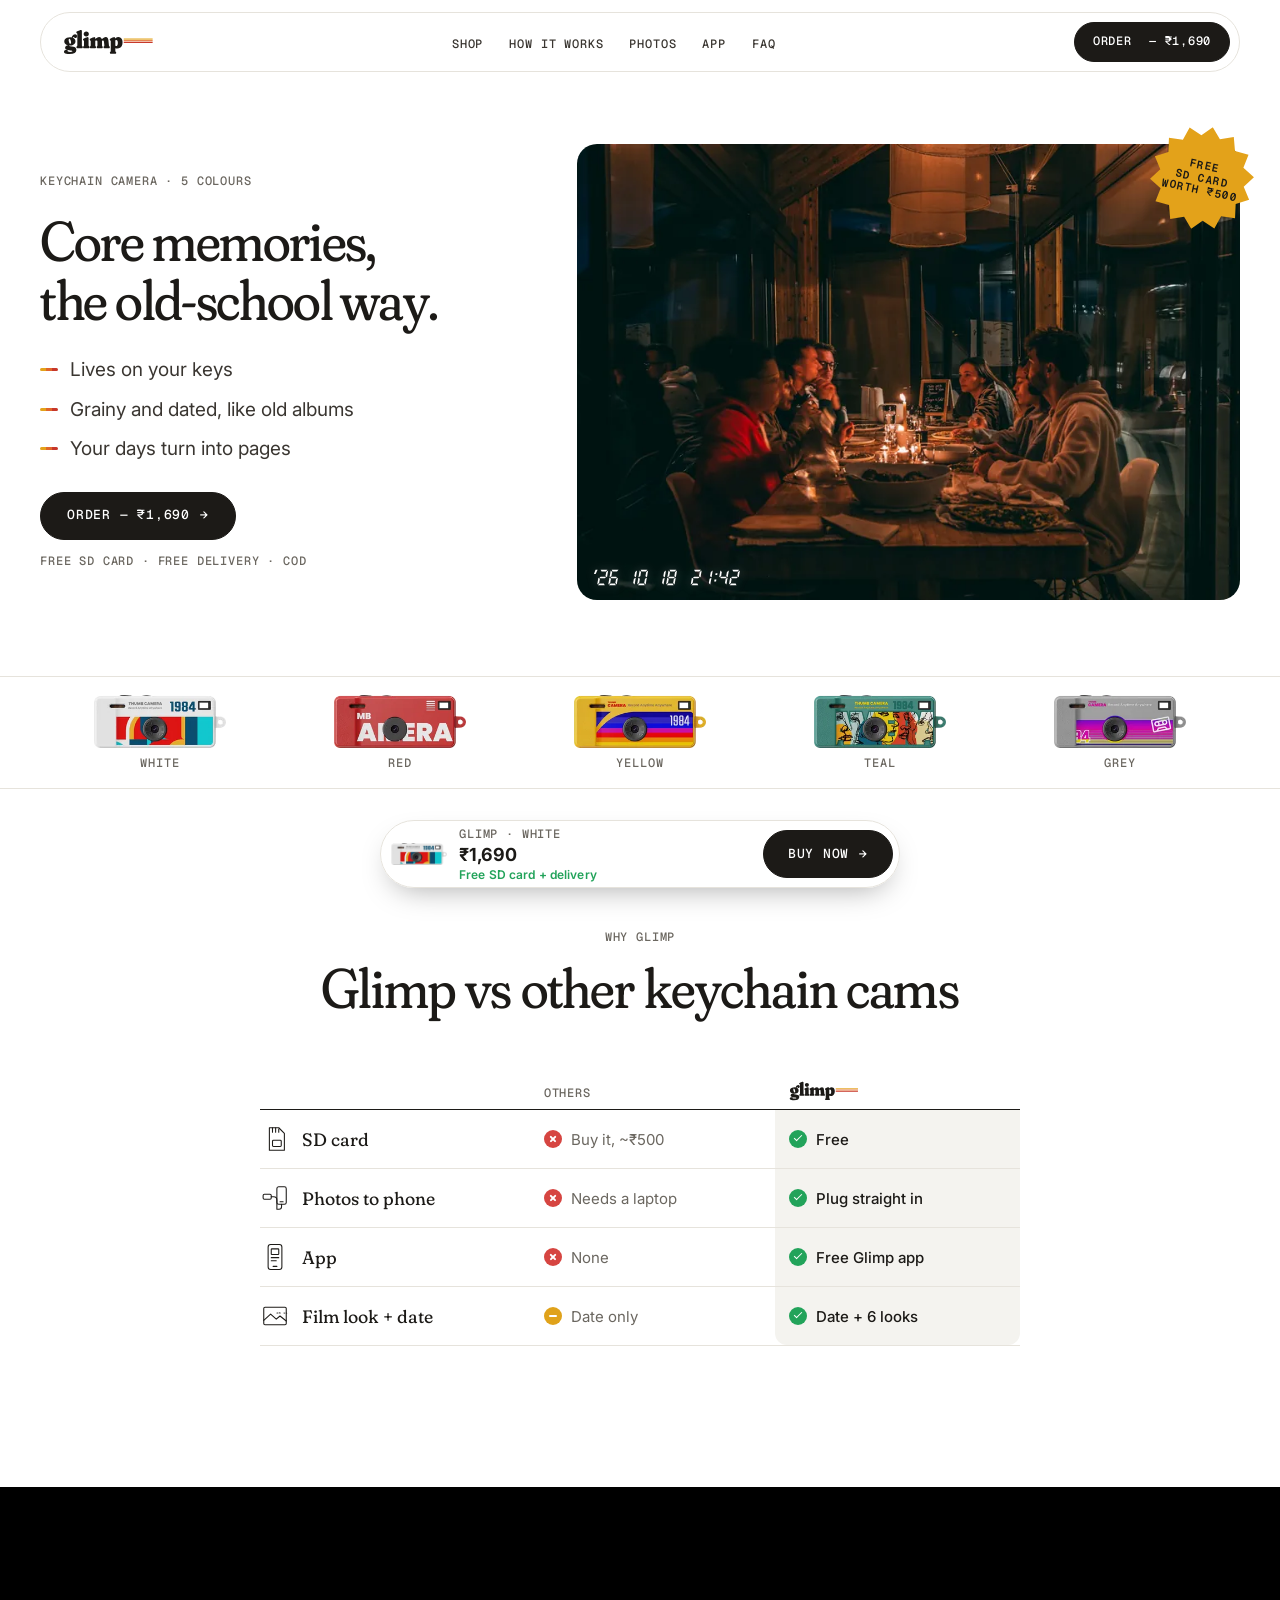
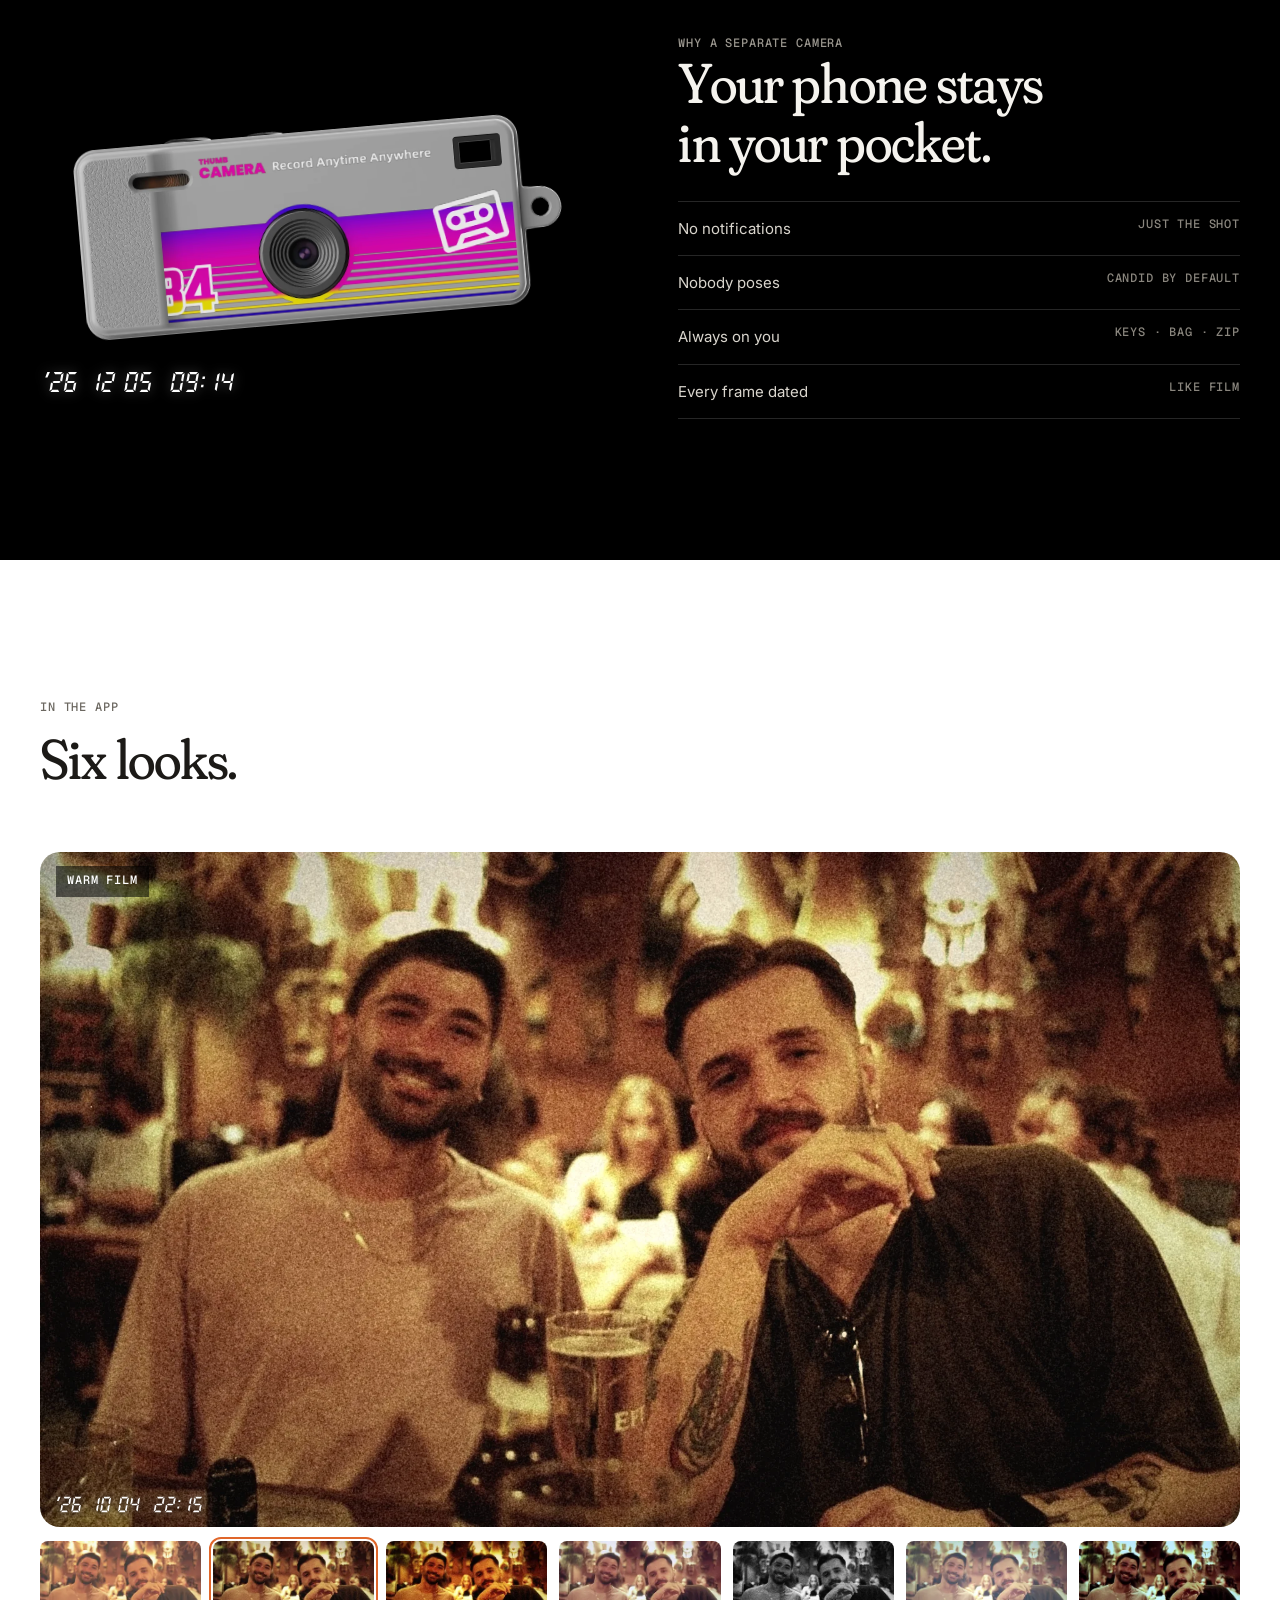
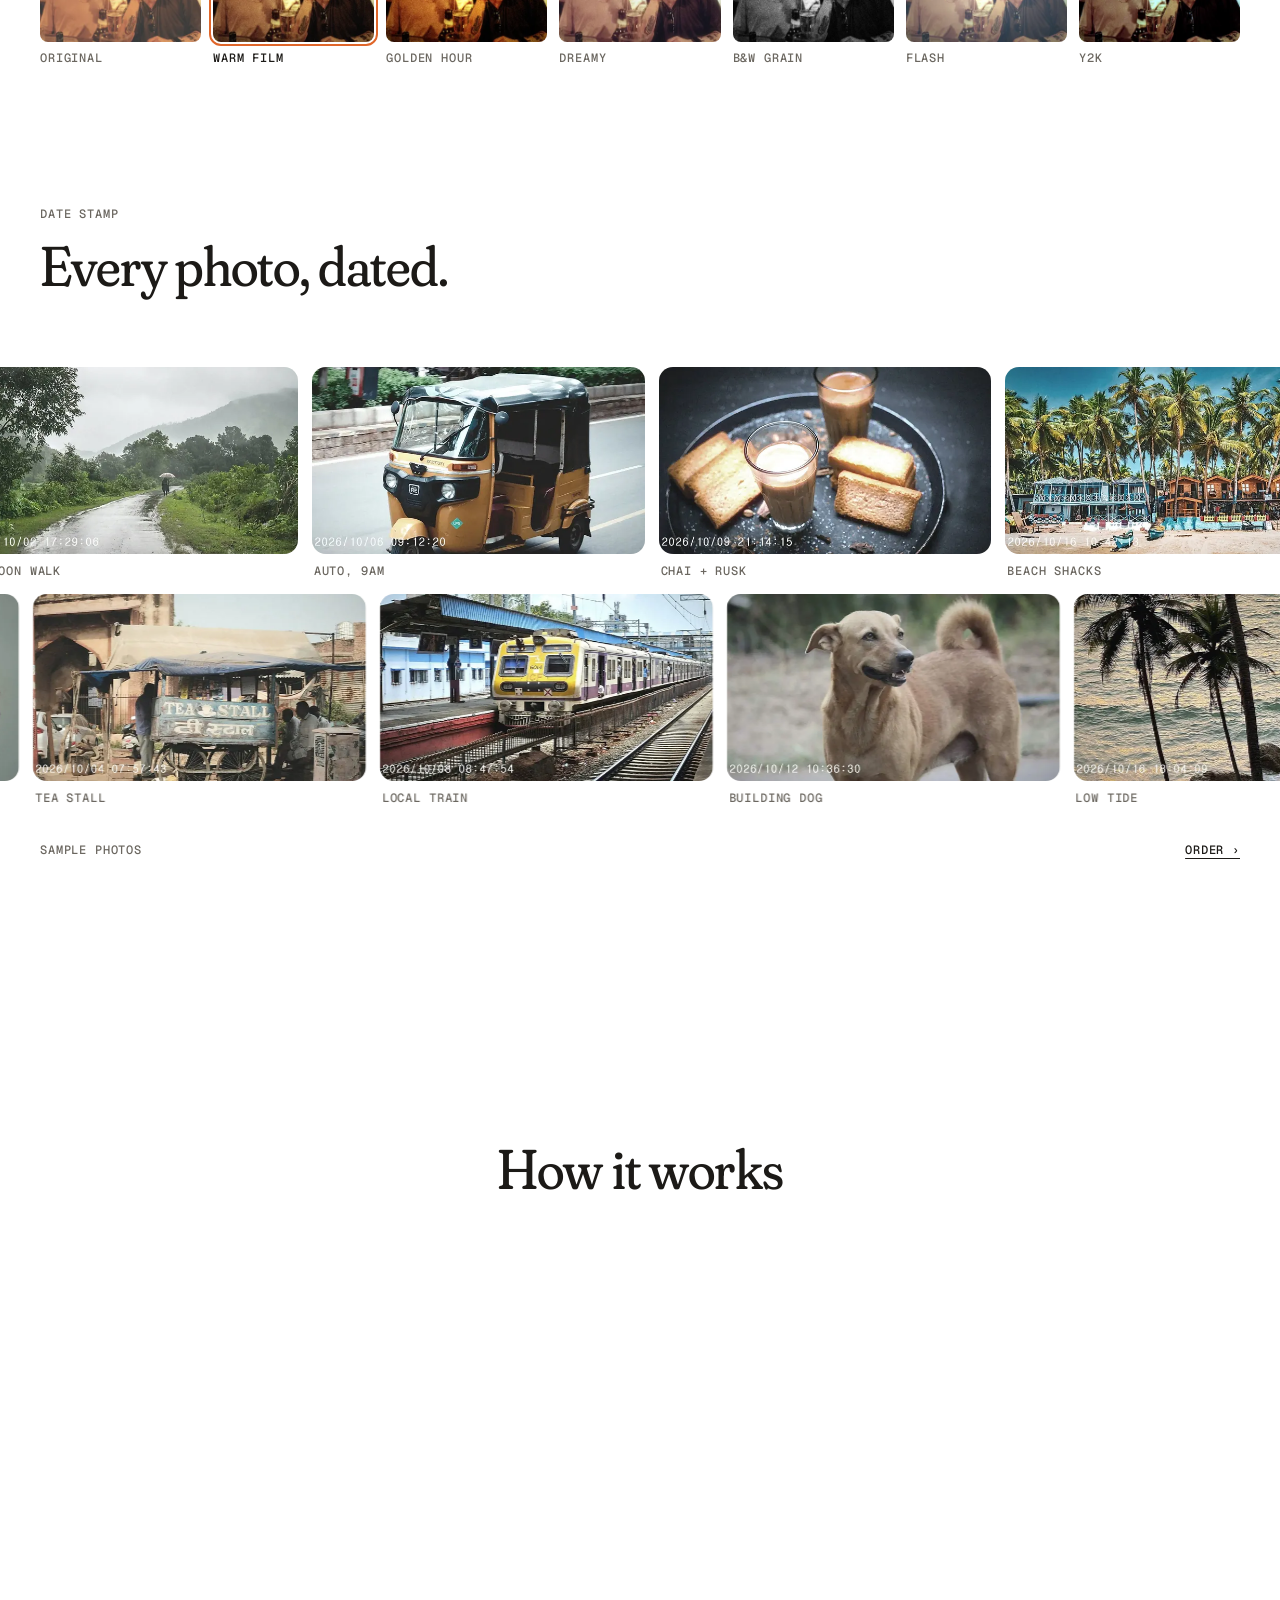
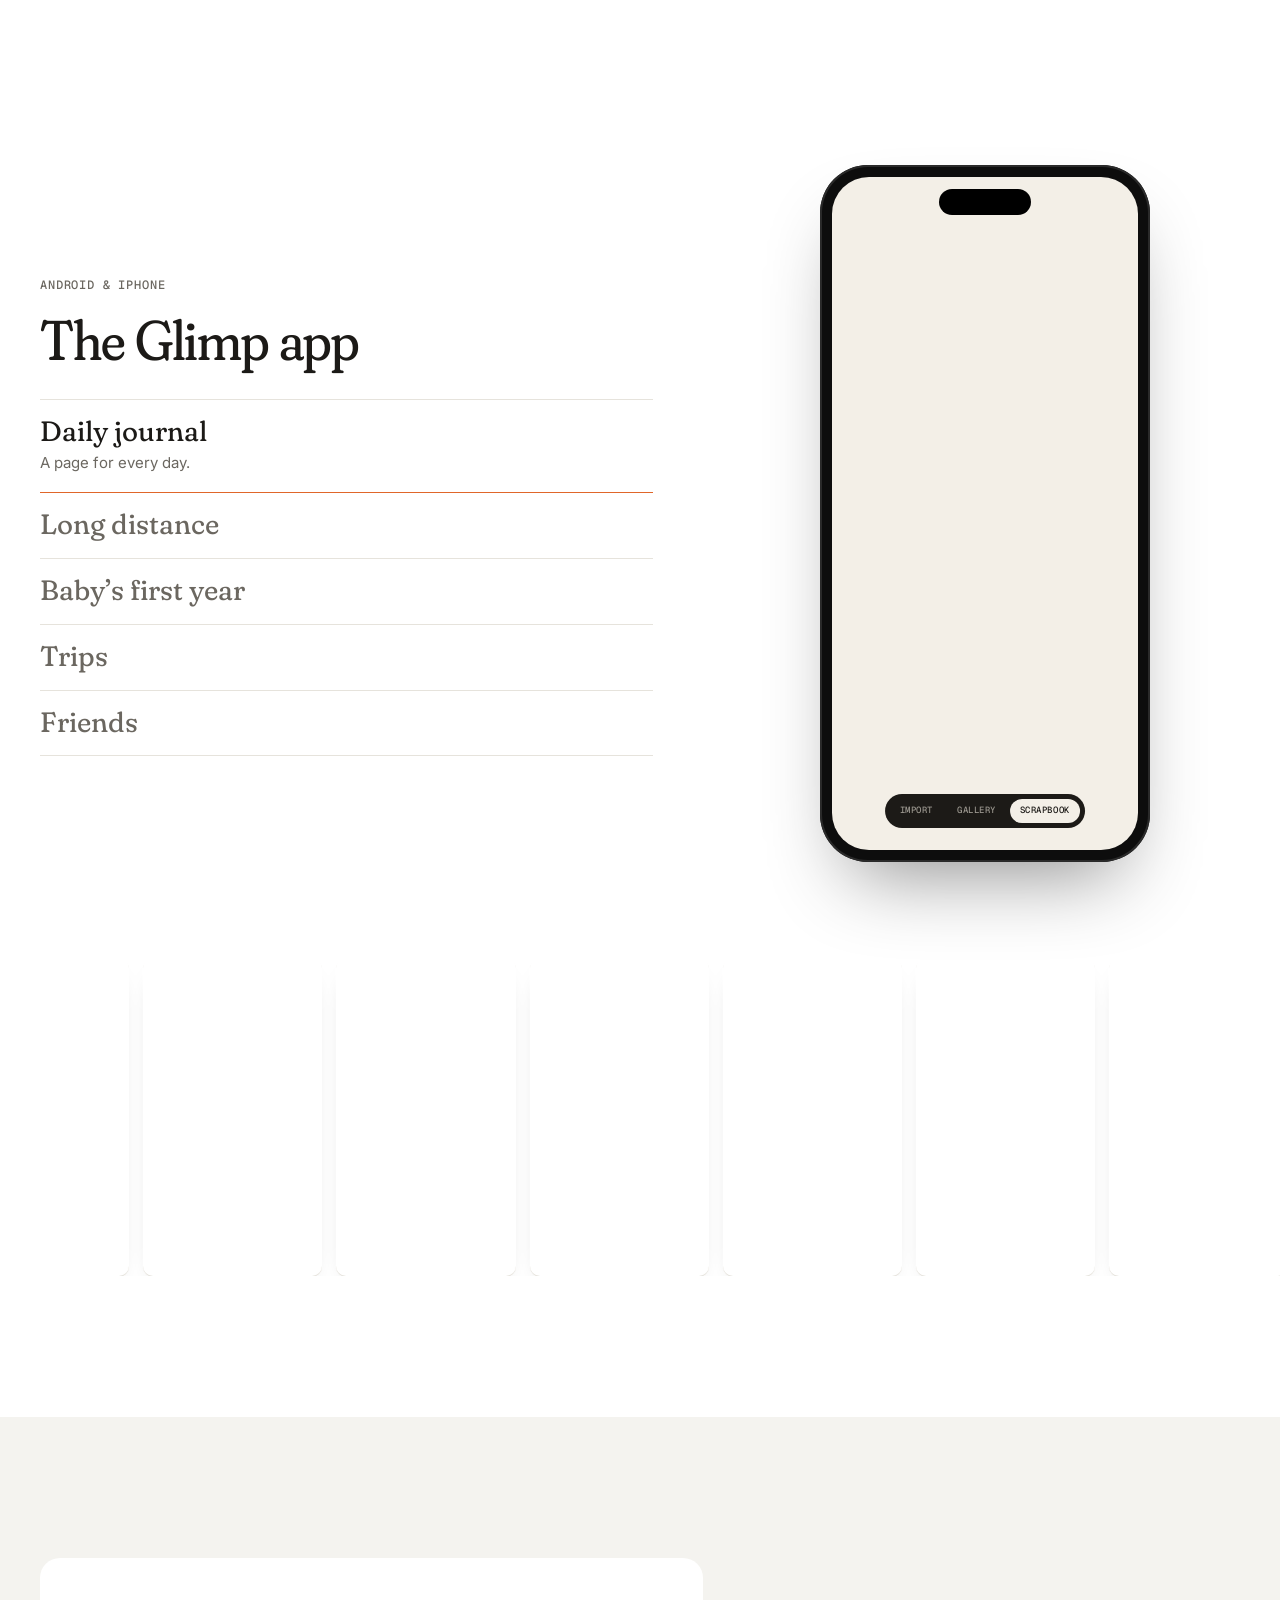
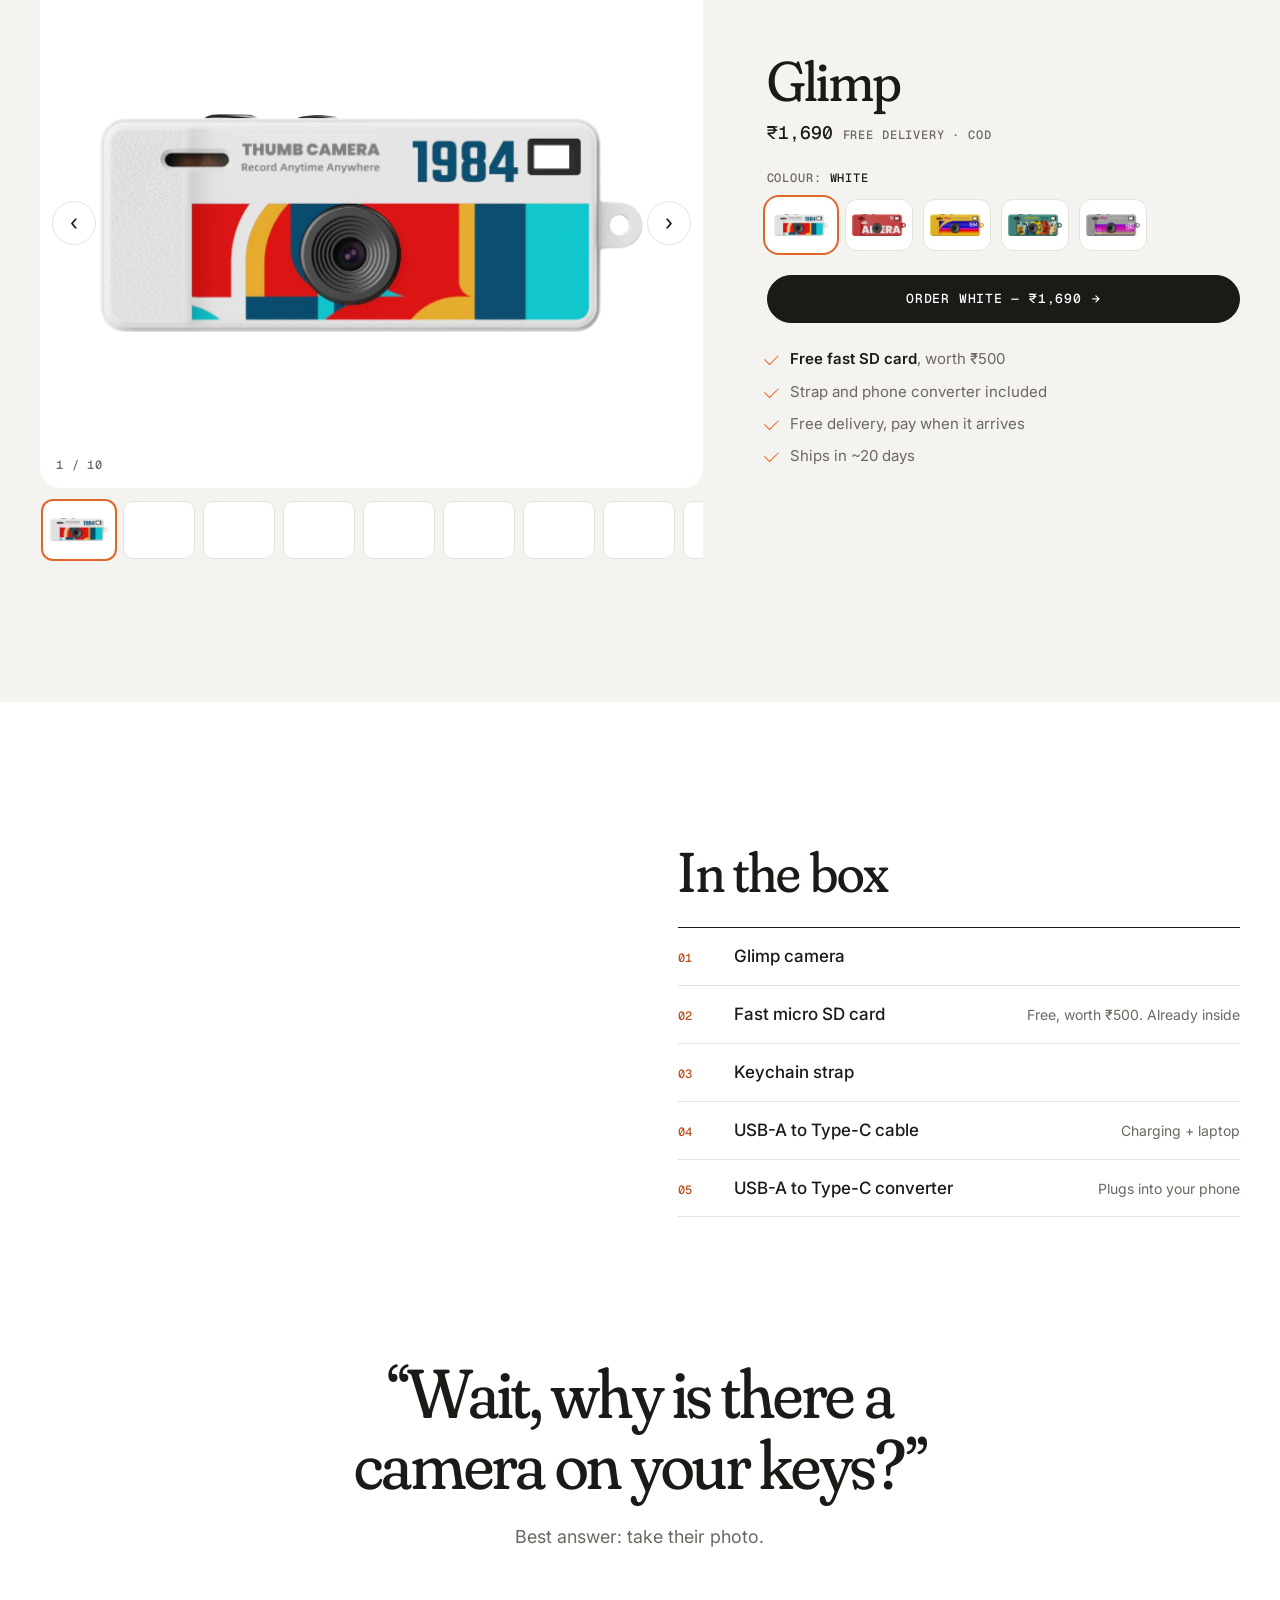
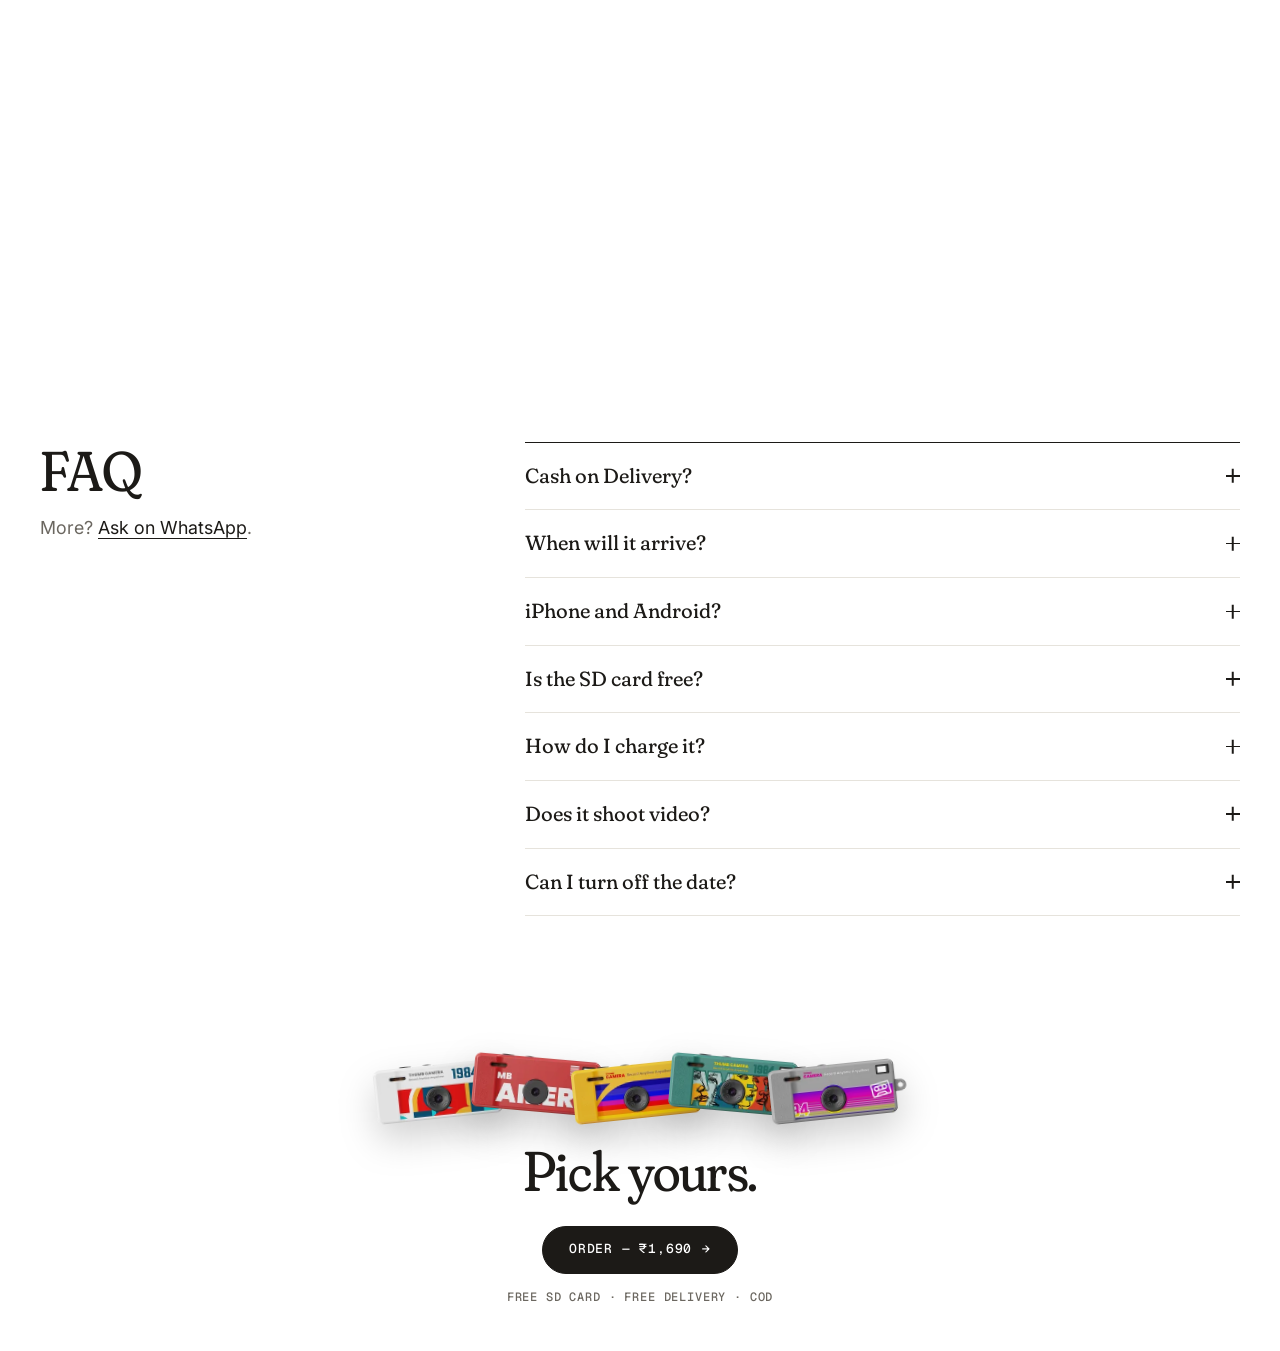
<file: c/grey/index.html>
<!doctype html>
<html lang="en-IN">
<head>
<meta charset="utf-8"><meta name="viewport" content="width=device-width, initial-scale=1">
<title>Your Glimp · Grey</title>
<meta name="robots" content="noindex">
<meta property="og:type" content="website">
<meta property="og:site_name" content="Glimp">
<meta property="og:title" content="Your Glimp · Grey">
<meta property="og:description" content="Core memories, the old-school way.">
<meta property="og:url" content="https://glimp.in/c/grey/">
<meta property="og:image" content="https://glimp.in/assets/wa/grey.jpg">
<meta property="og:image:type" content="image/jpeg">
<meta property="og:image:width" content="1200"><meta property="og:image:height" content="630">
<meta name="twitter:card" content="summary_large_image">
<meta http-equiv="refresh" content="0; url=/">
<link rel="icon" href="/assets/brand/favicon.svg" type="image/svg+xml">
</head>
<body><a href="/">glimp.in</a></body>
</html>
</file>
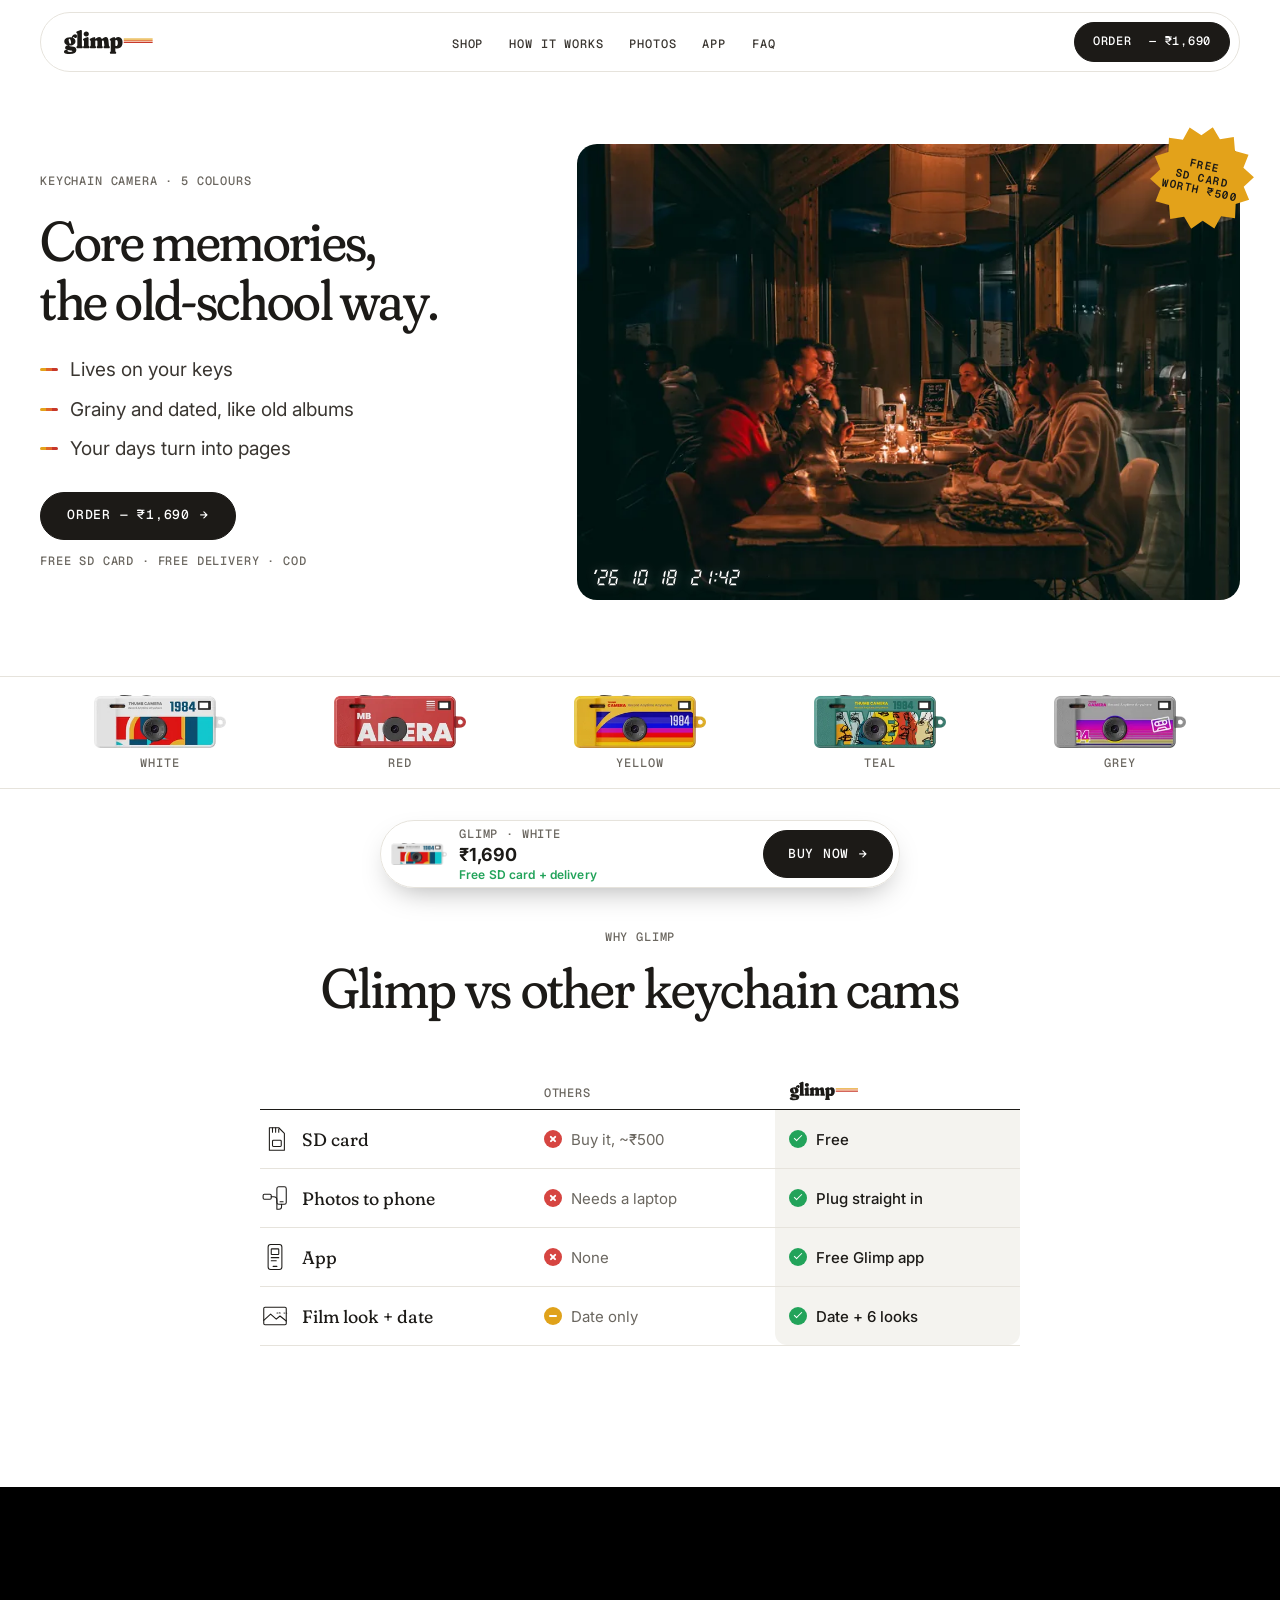
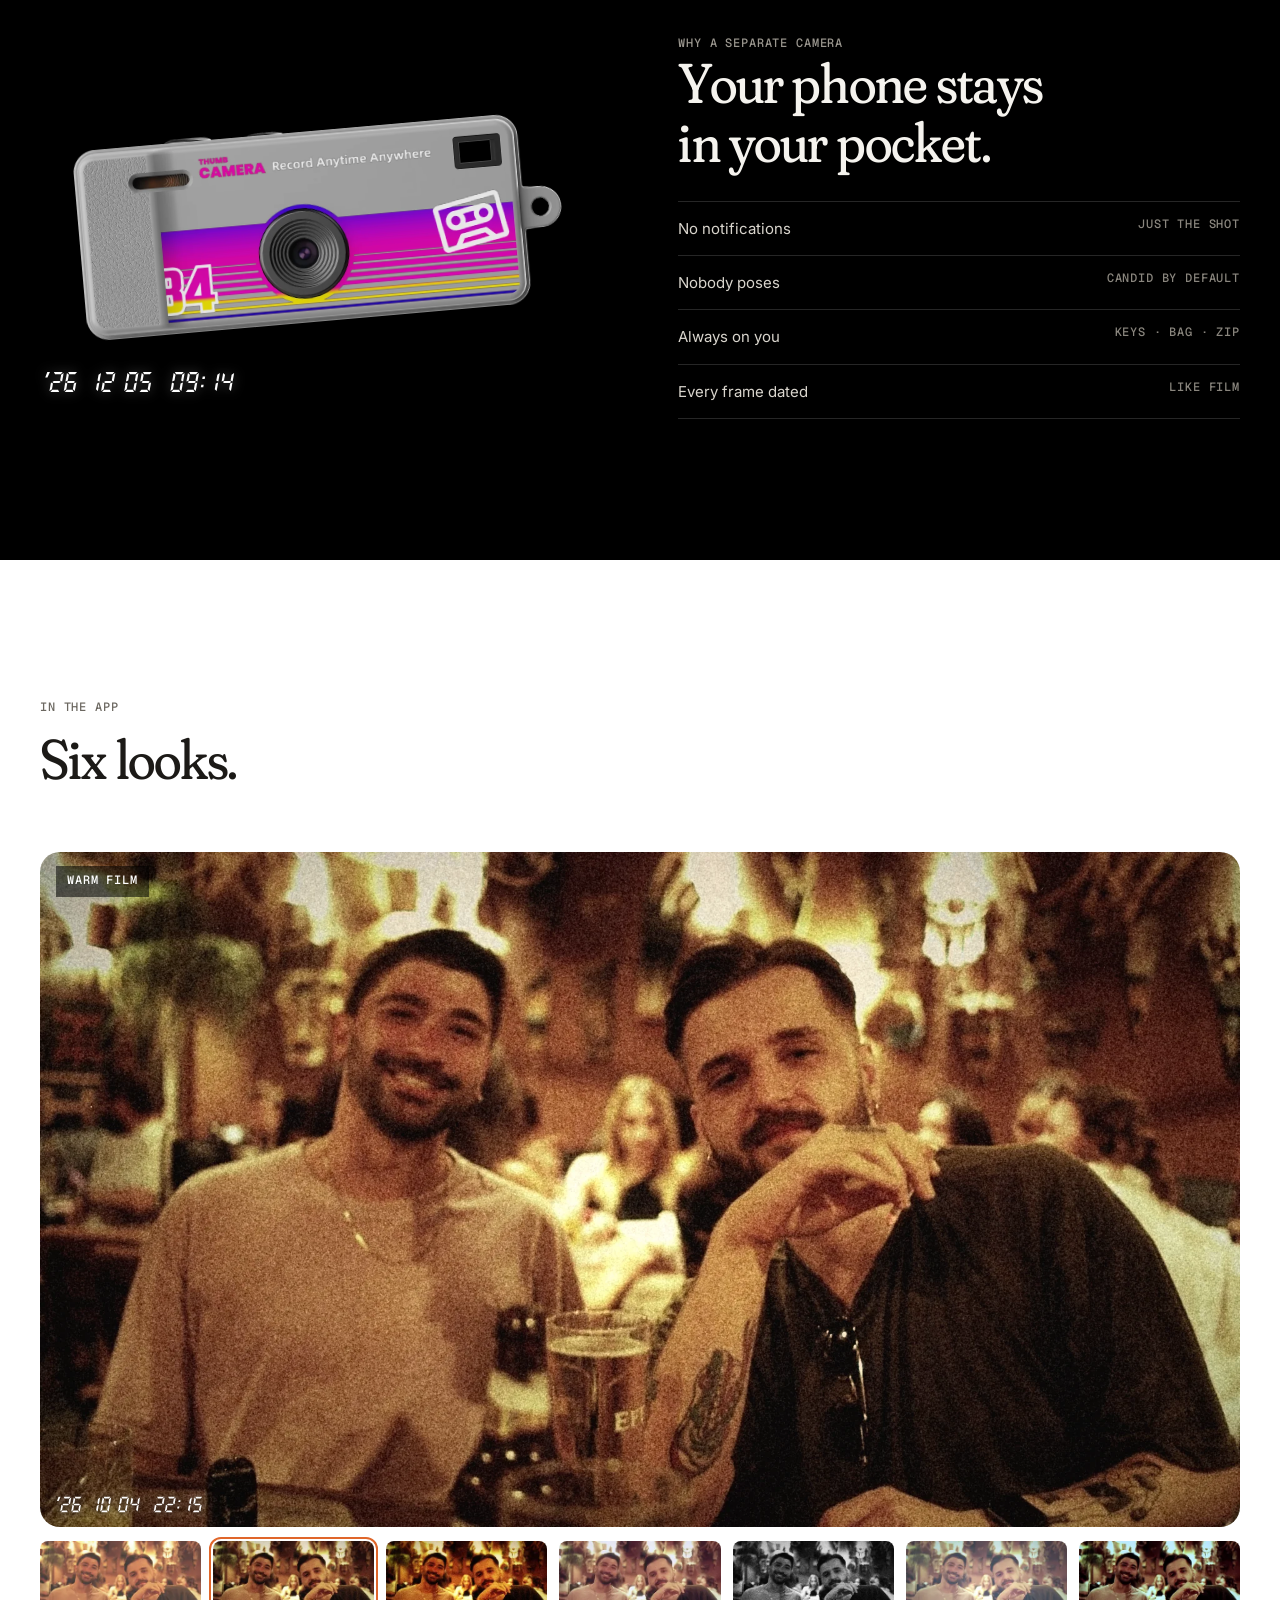
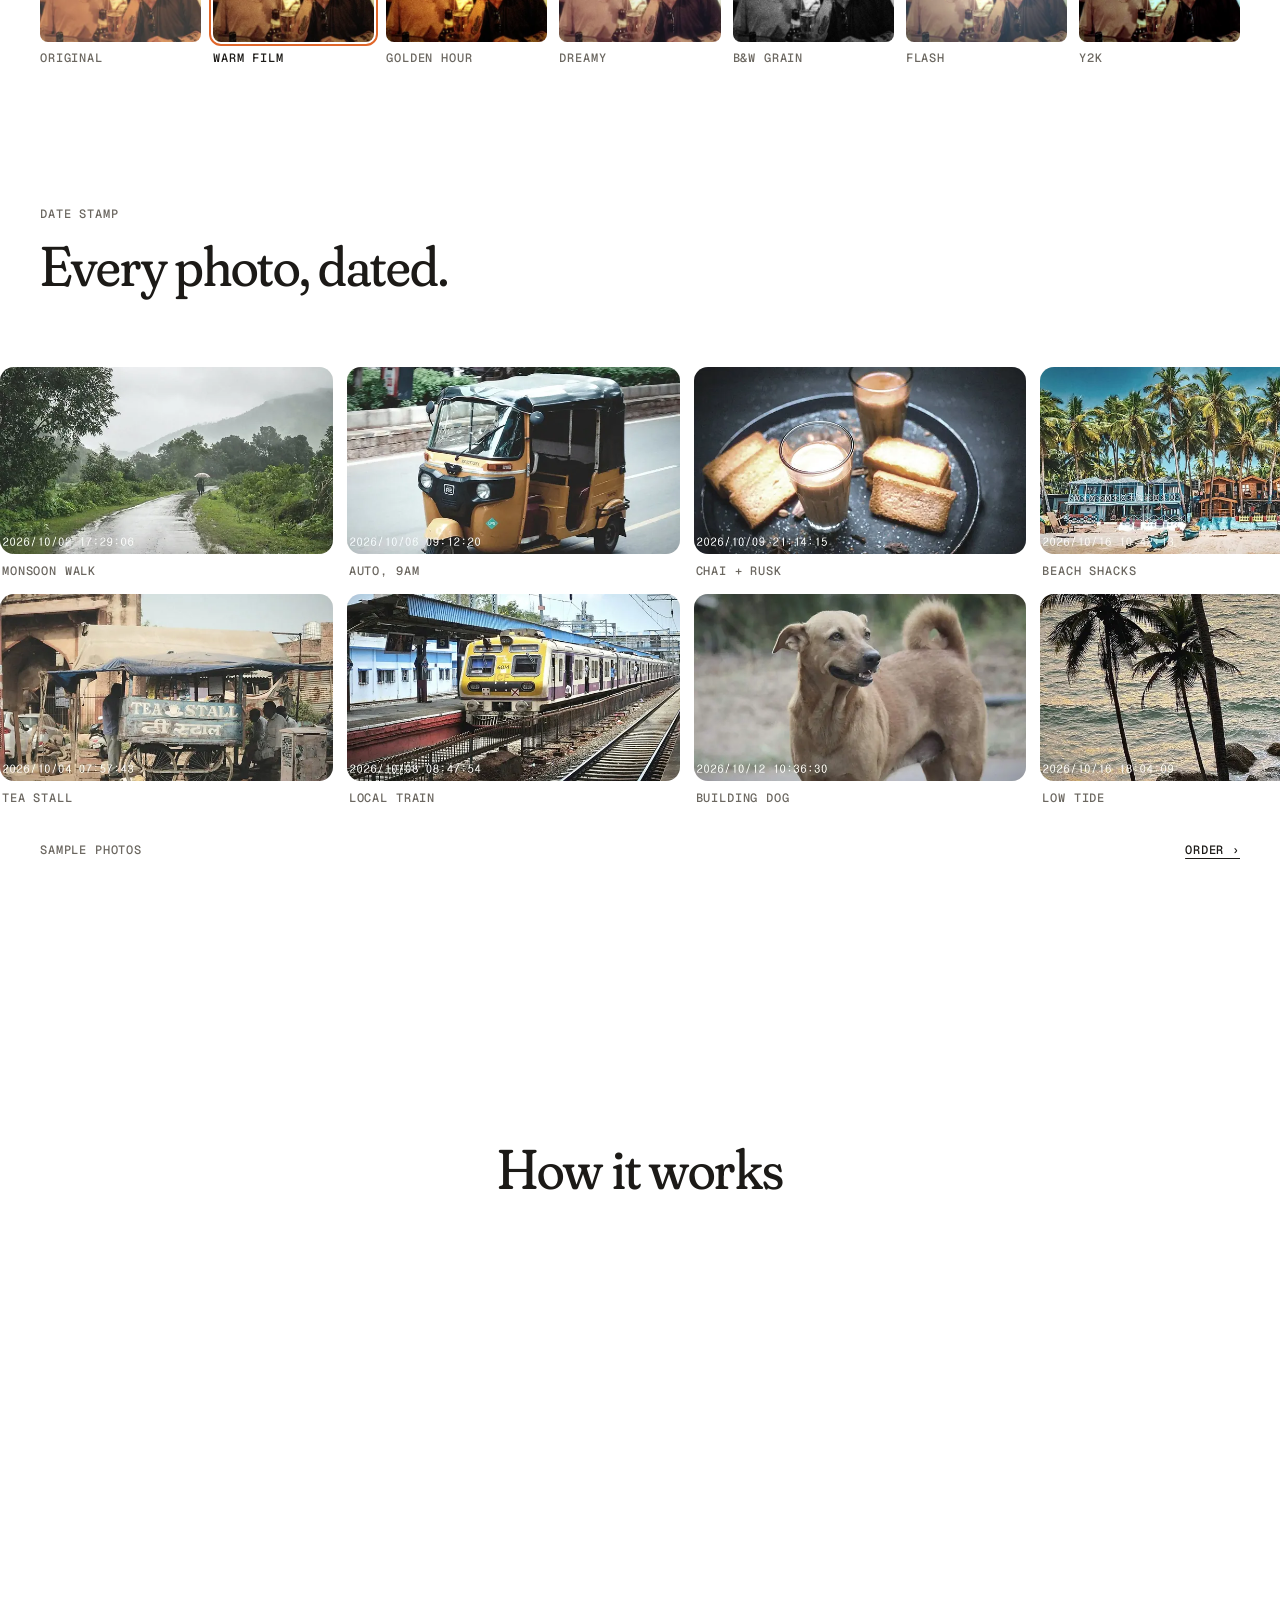
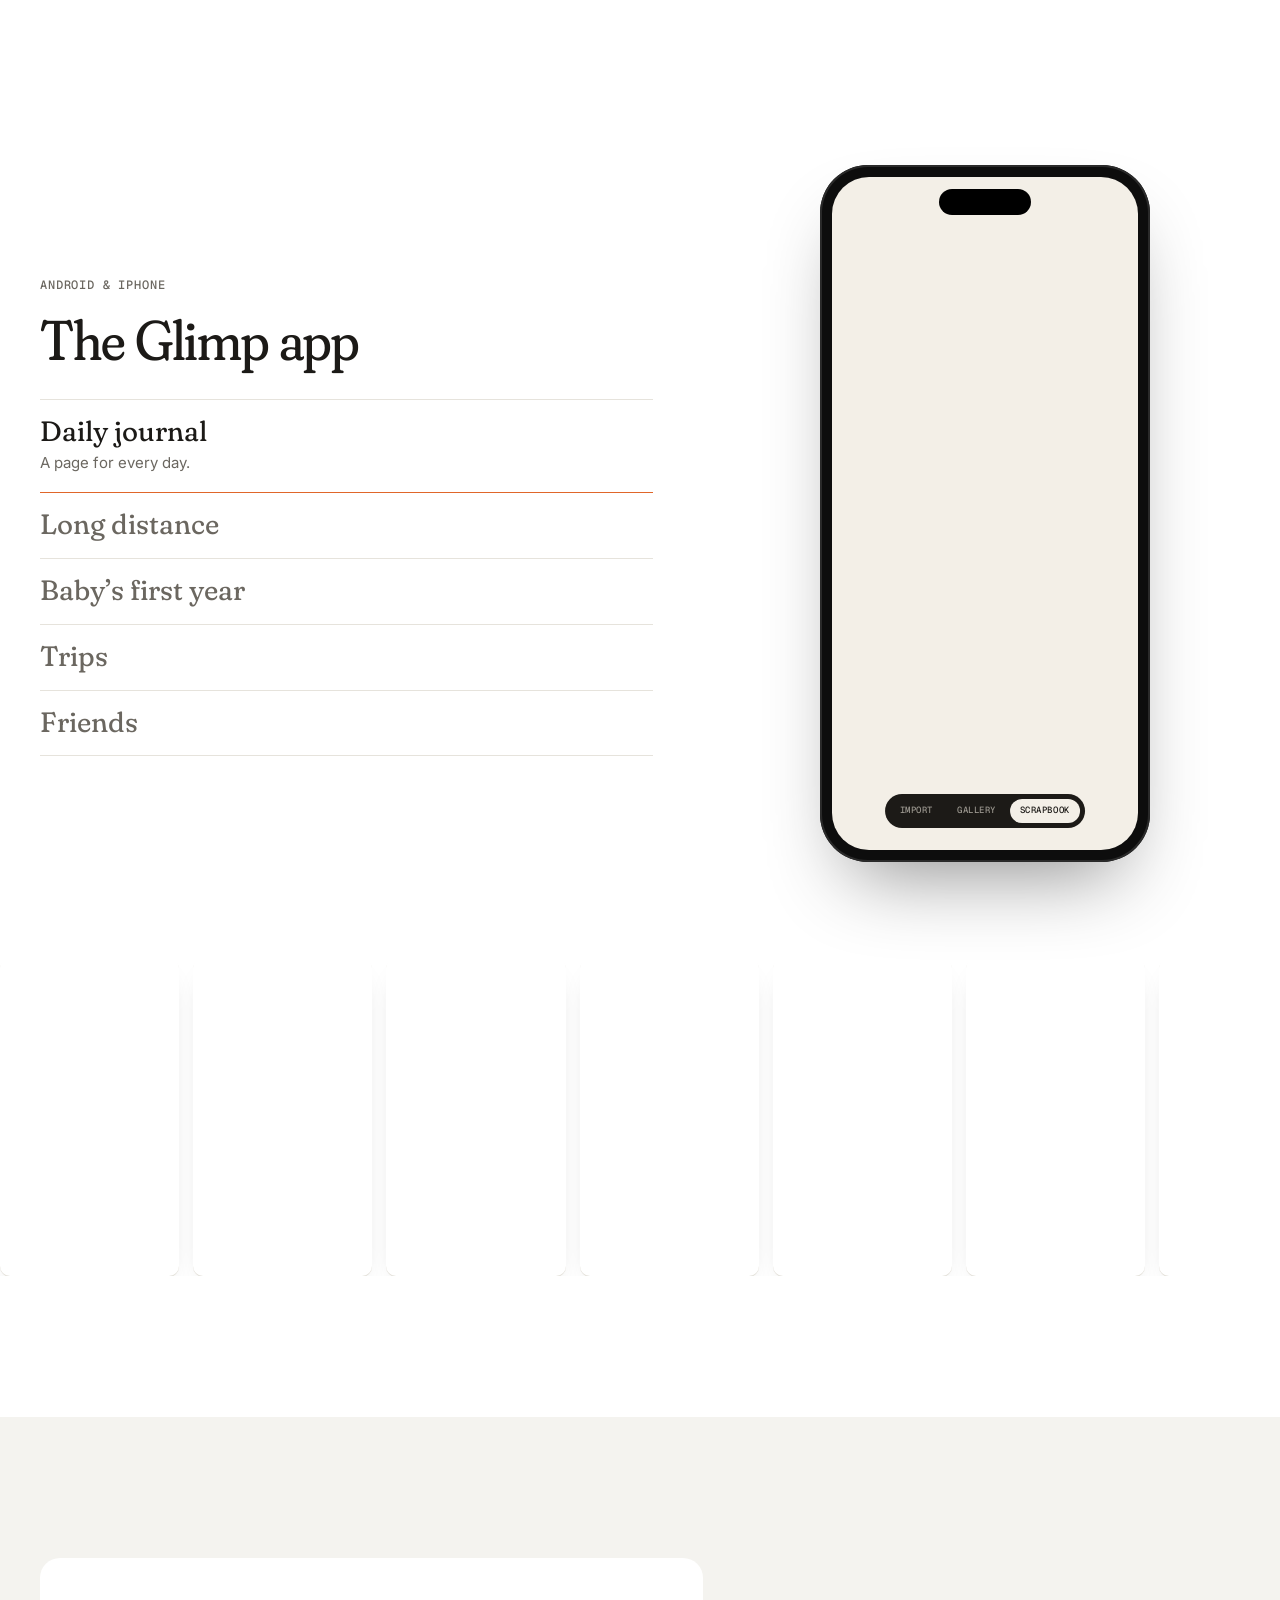
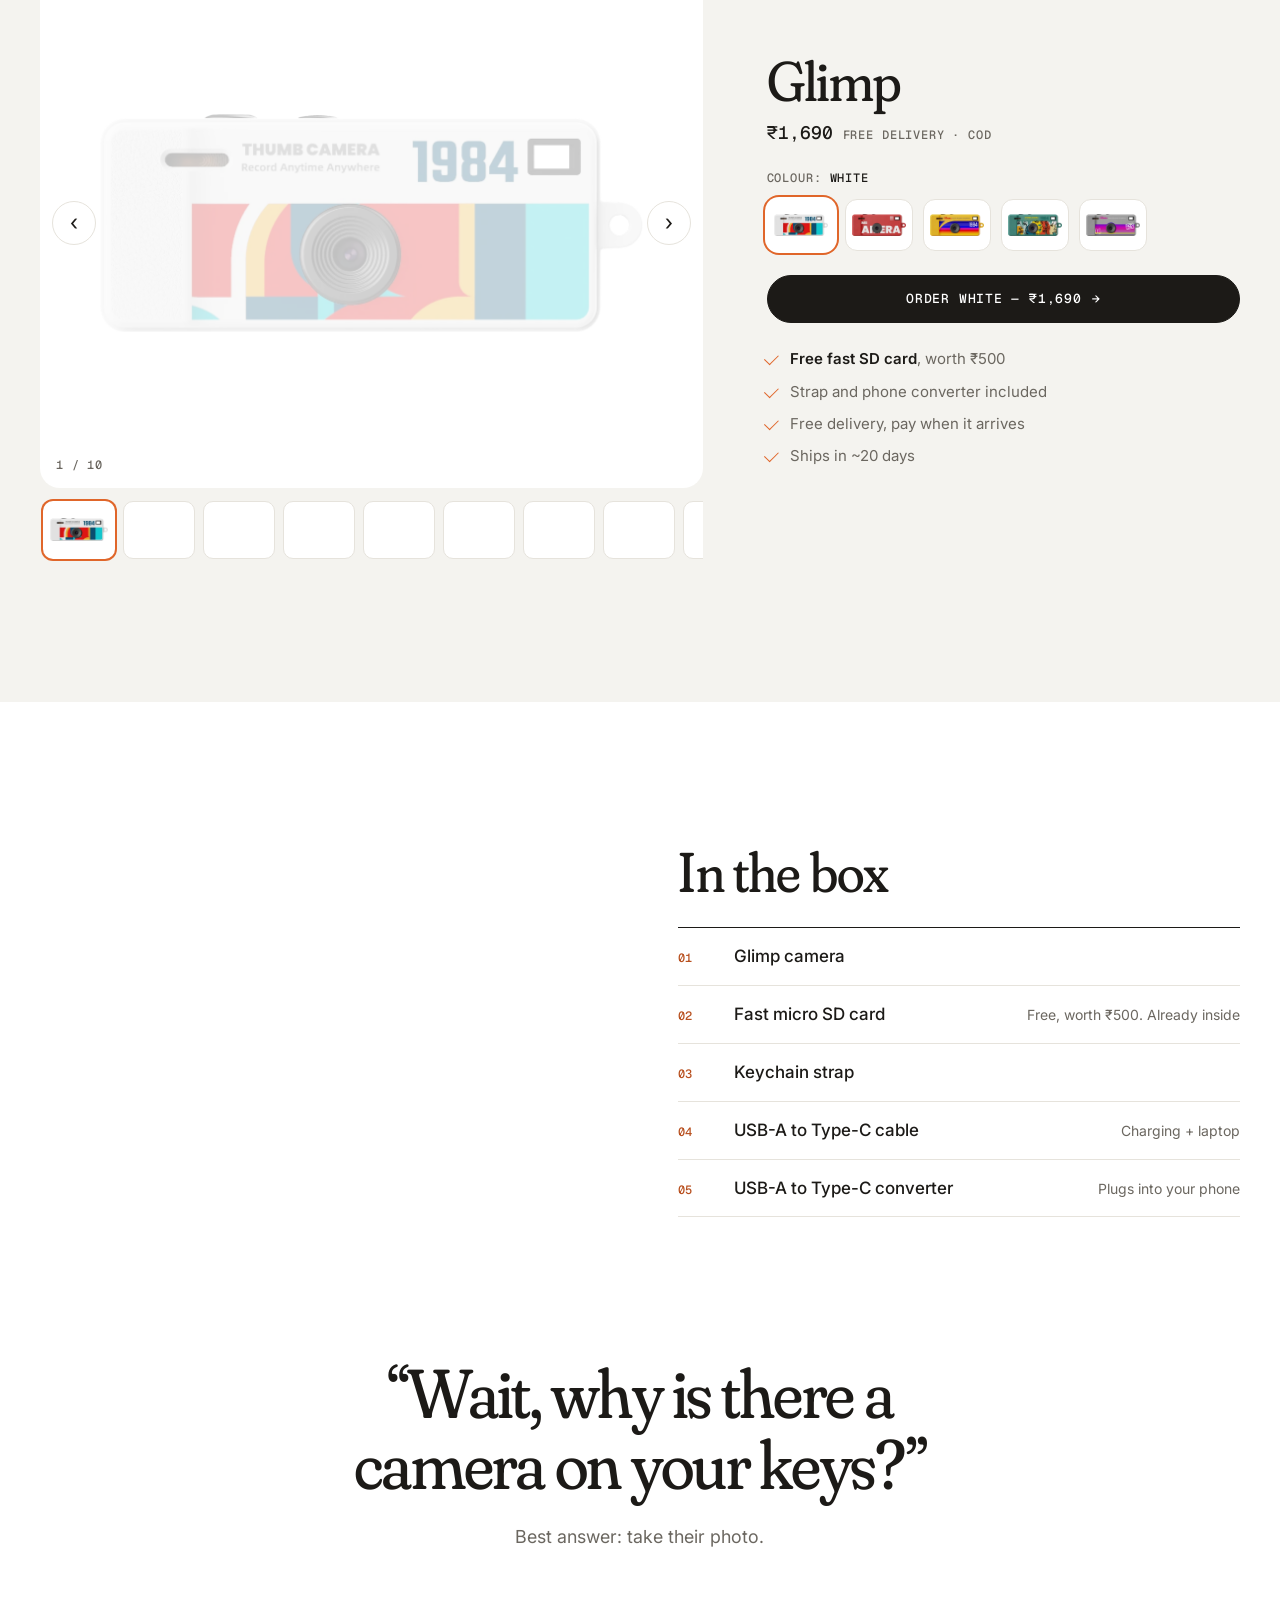
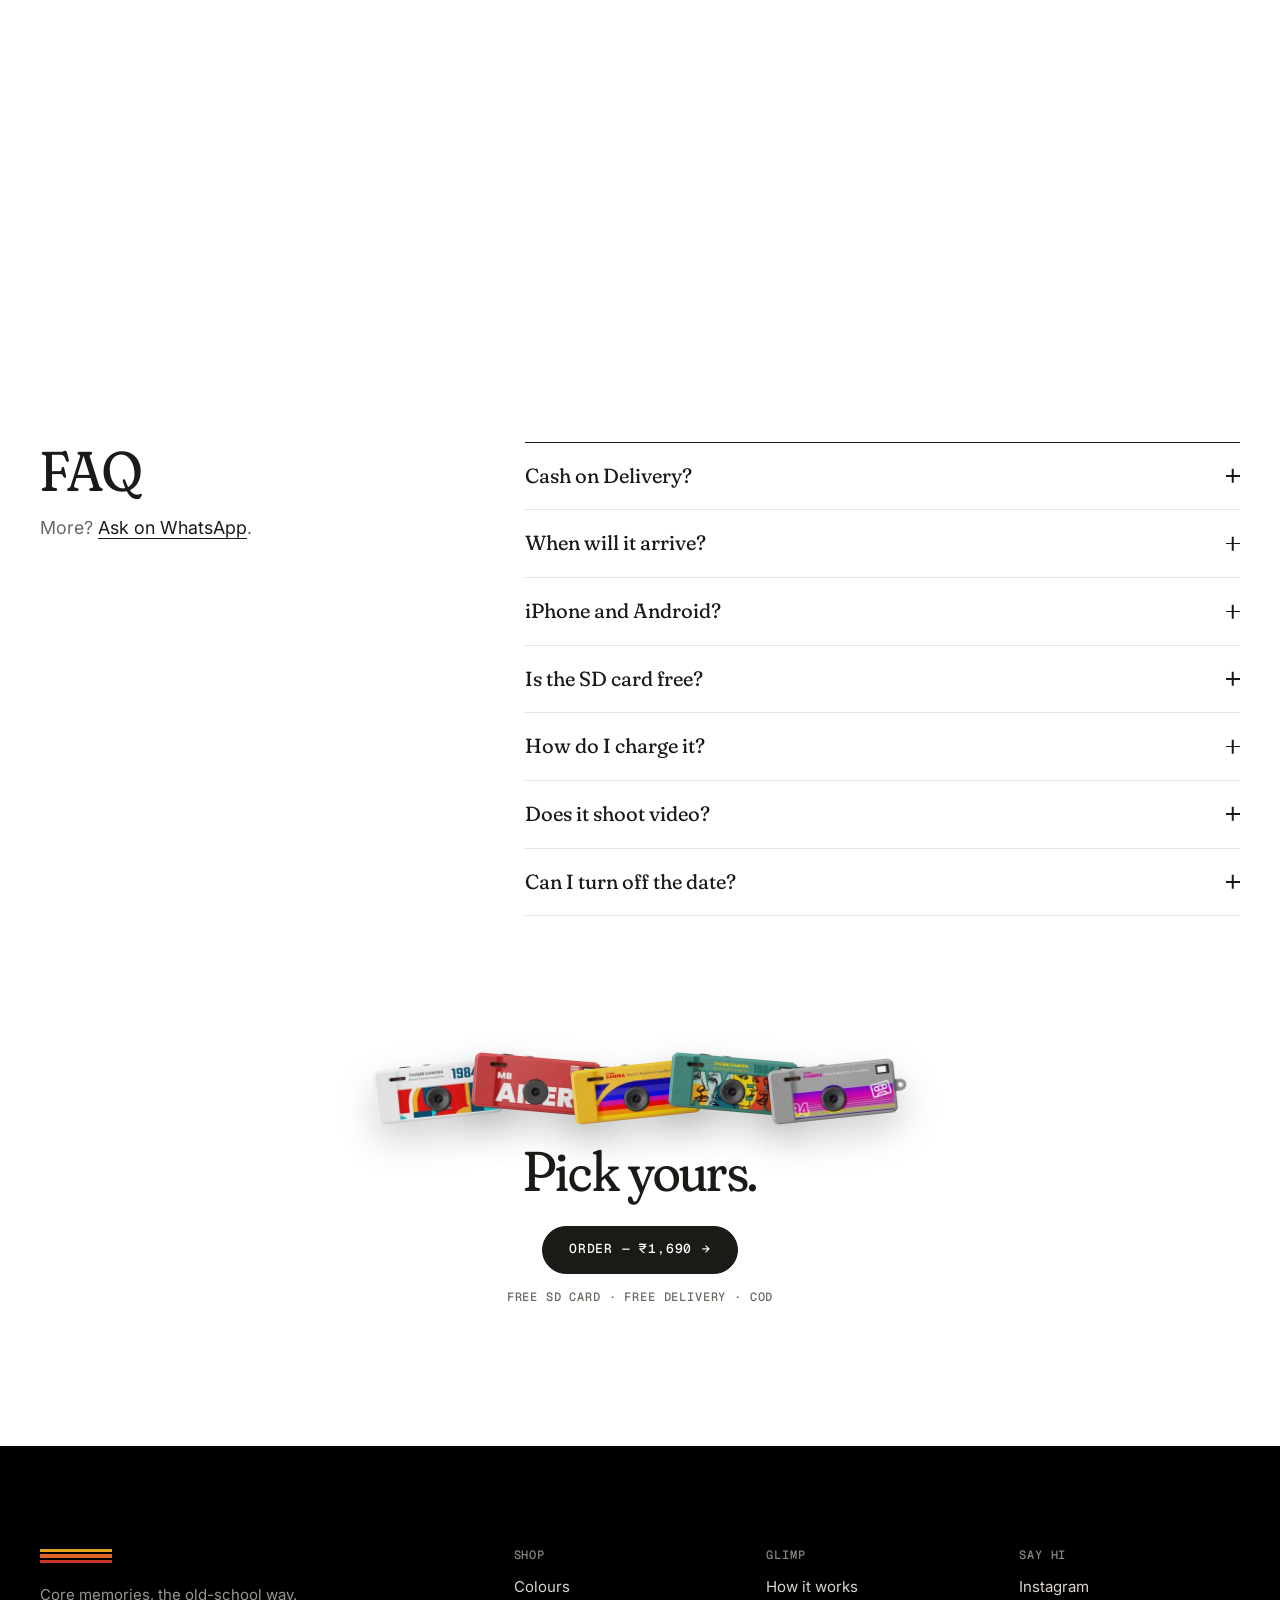
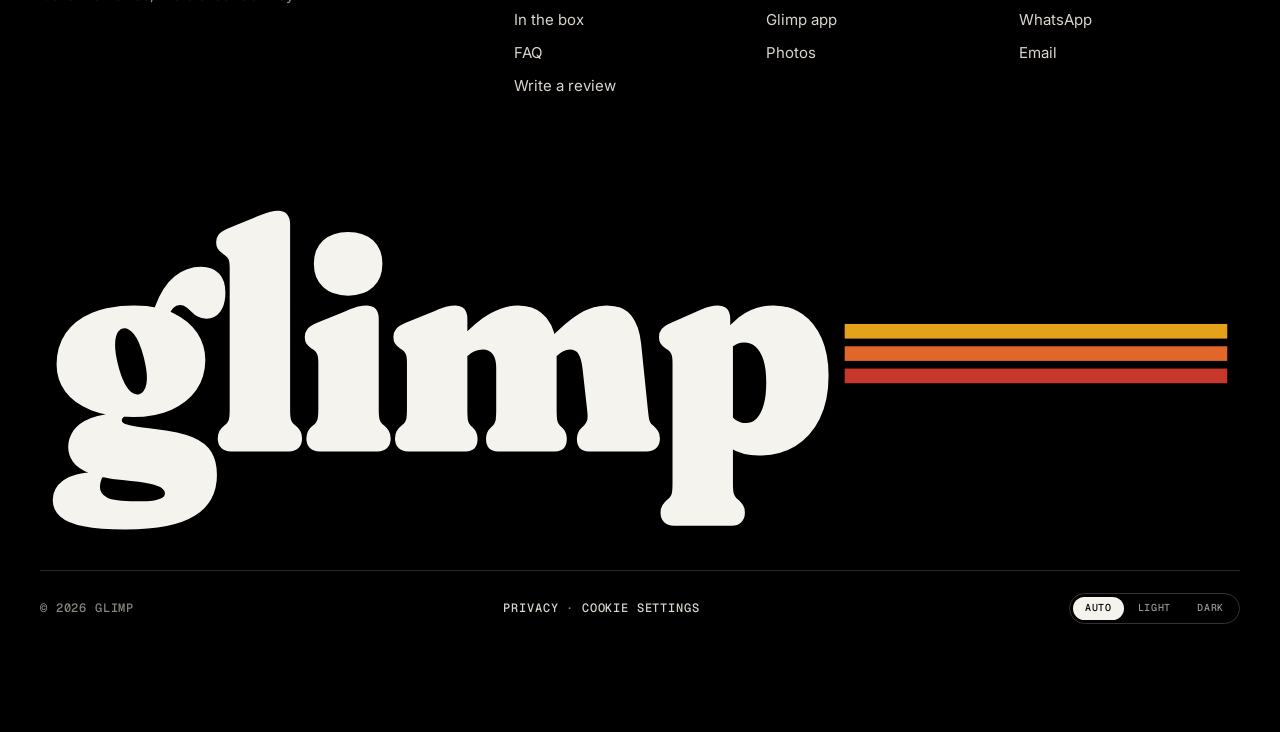
<file: c/red/index.html>
<!doctype html>
<html lang="en-IN">
<head>
<meta charset="utf-8"><meta name="viewport" content="width=device-width, initial-scale=1">
<title>Your Glimp · Red</title>
<meta name="robots" content="noindex">
<meta property="og:type" content="website">
<meta property="og:site_name" content="Glimp">
<meta property="og:title" content="Your Glimp · Red">
<meta property="og:description" content="Core memories, the old-school way.">
<meta property="og:url" content="https://glimp.in/c/red/">
<meta property="og:image" content="https://glimp.in/assets/wa/red.jpg">
<meta property="og:image:type" content="image/jpeg">
<meta property="og:image:width" content="1200"><meta property="og:image:height" content="630">
<meta name="twitter:card" content="summary_large_image">
<meta http-equiv="refresh" content="0; url=/">
<link rel="icon" href="/assets/brand/favicon.svg" type="image/svg+xml">
</head>
<body><a href="/">glimp.in</a></body>
</html>
</file>
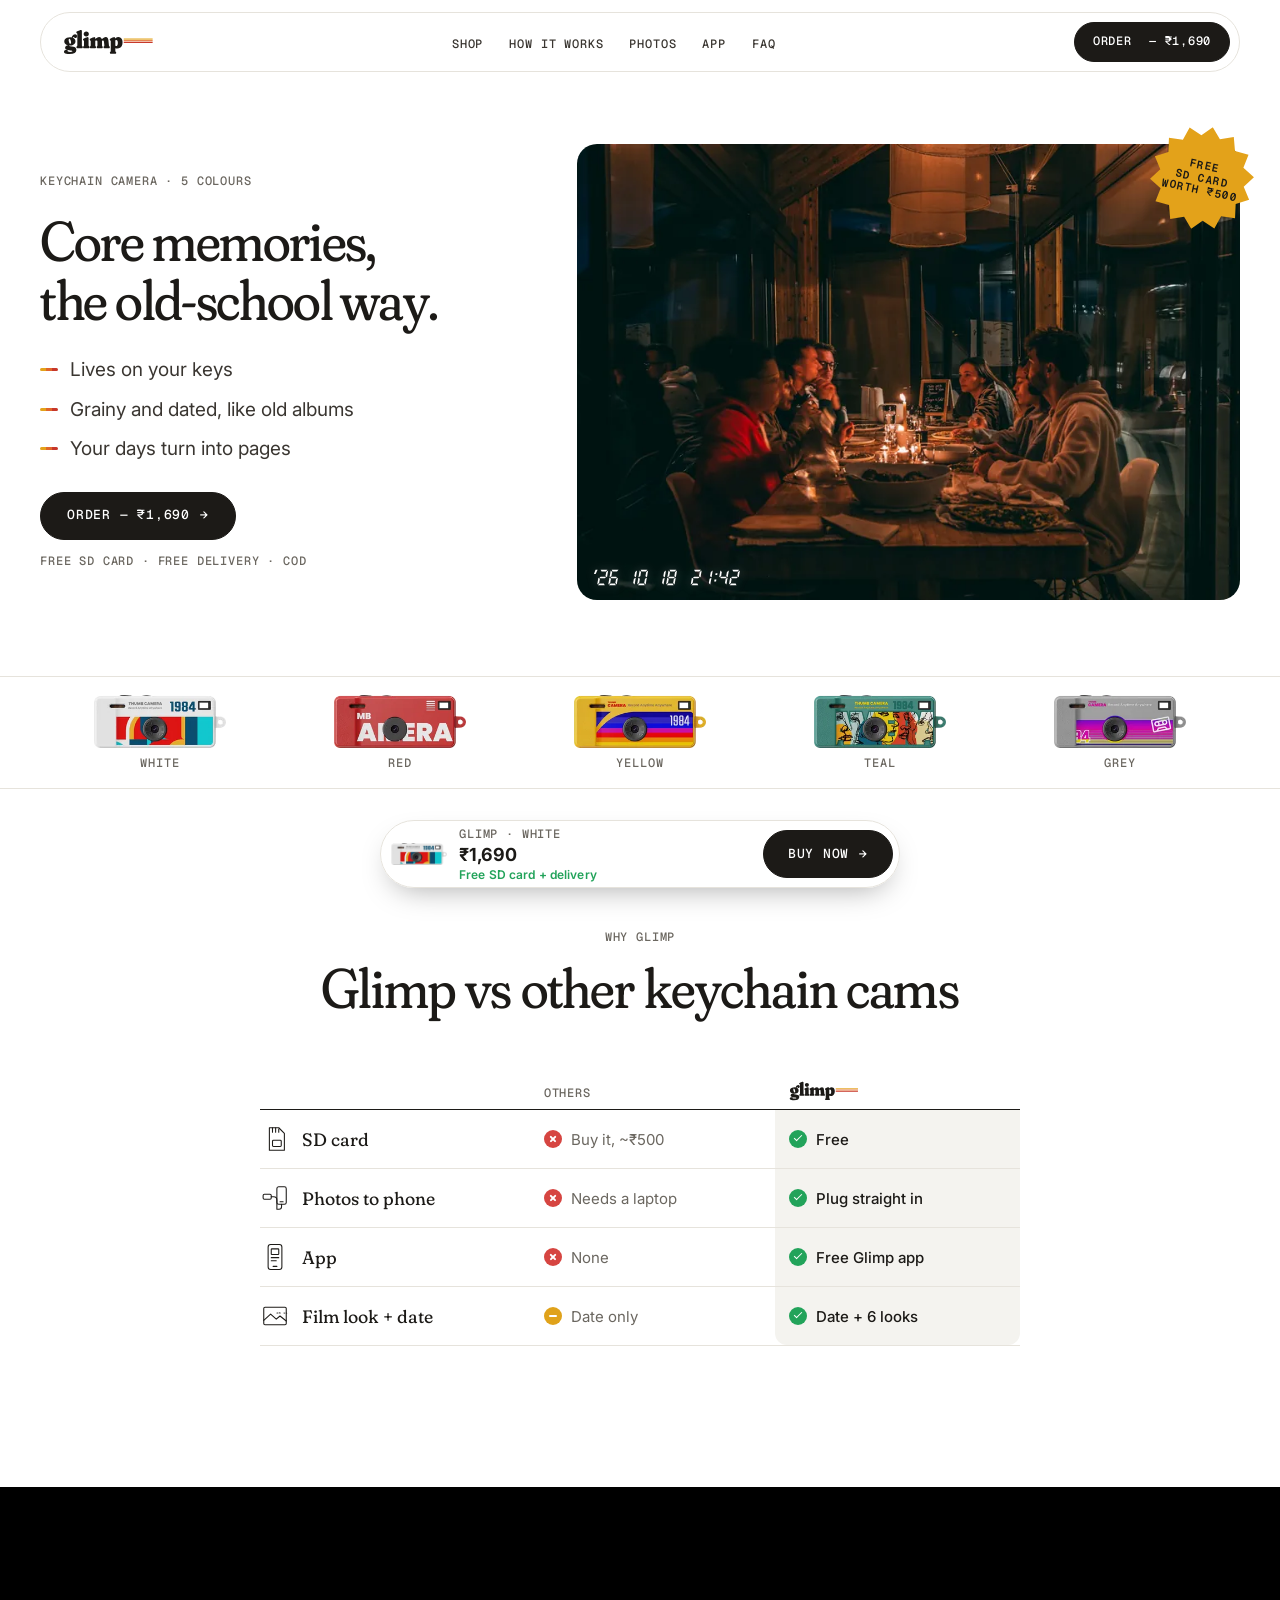
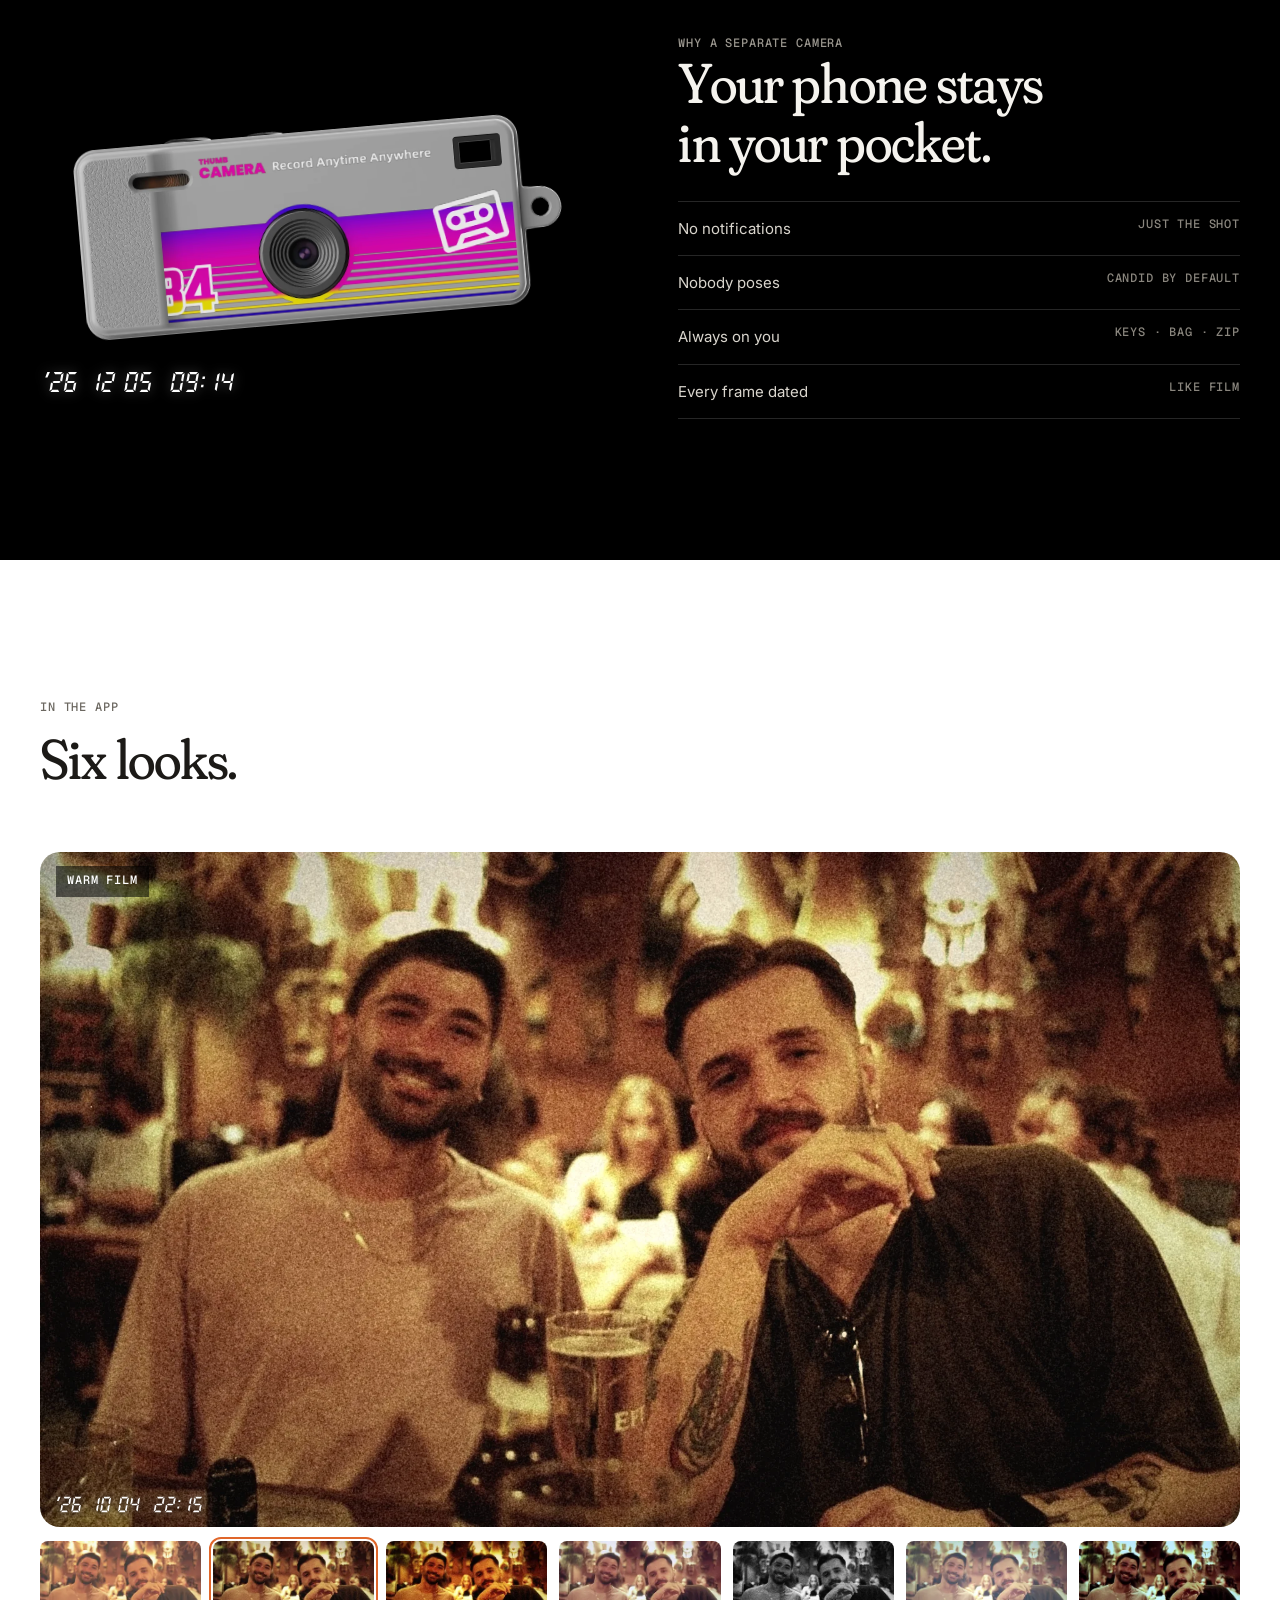
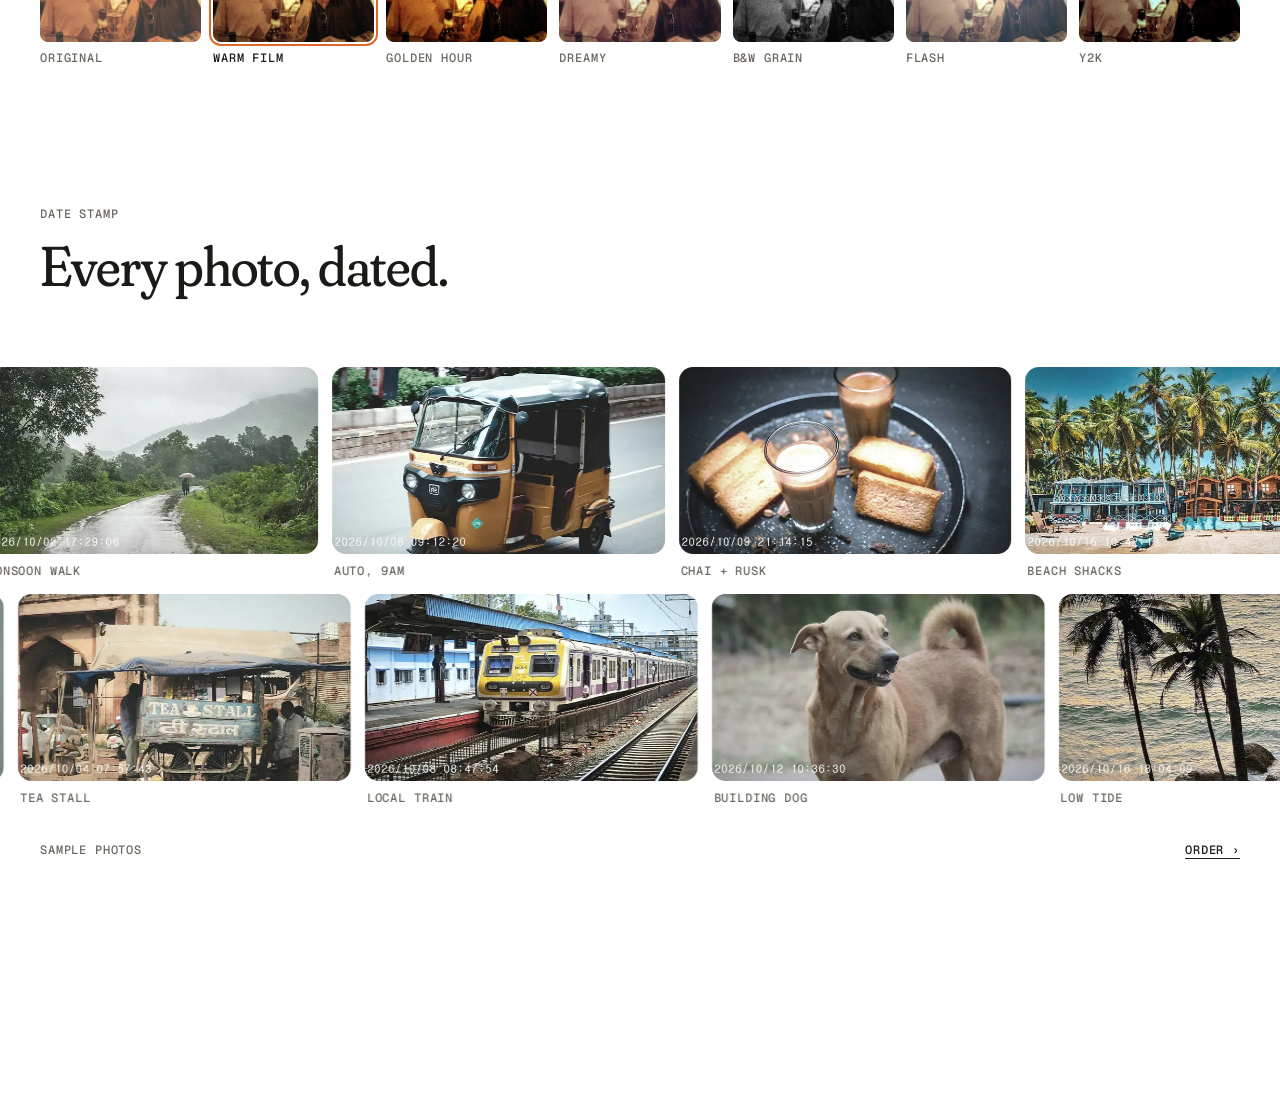
<file: c/teal/index.html>
<!doctype html>
<html lang="en-IN">
<head>
<meta charset="utf-8"><meta name="viewport" content="width=device-width, initial-scale=1">
<title>Your Glimp · Teal</title>
<meta name="robots" content="noindex">
<meta property="og:type" content="website">
<meta property="og:site_name" content="Glimp">
<meta property="og:title" content="Your Glimp · Teal">
<meta property="og:description" content="Core memories, the old-school way.">
<meta property="og:url" content="https://glimp.in/c/teal/">
<meta property="og:image" content="https://glimp.in/assets/wa/teal.jpg">
<meta property="og:image:type" content="image/jpeg">
<meta property="og:image:width" content="1200"><meta property="og:image:height" content="630">
<meta name="twitter:card" content="summary_large_image">
<meta http-equiv="refresh" content="0; url=/">
<link rel="icon" href="/assets/brand/favicon.svg" type="image/svg+xml">
</head>
<body><a href="/">glimp.in</a></body>
</html>
</file>
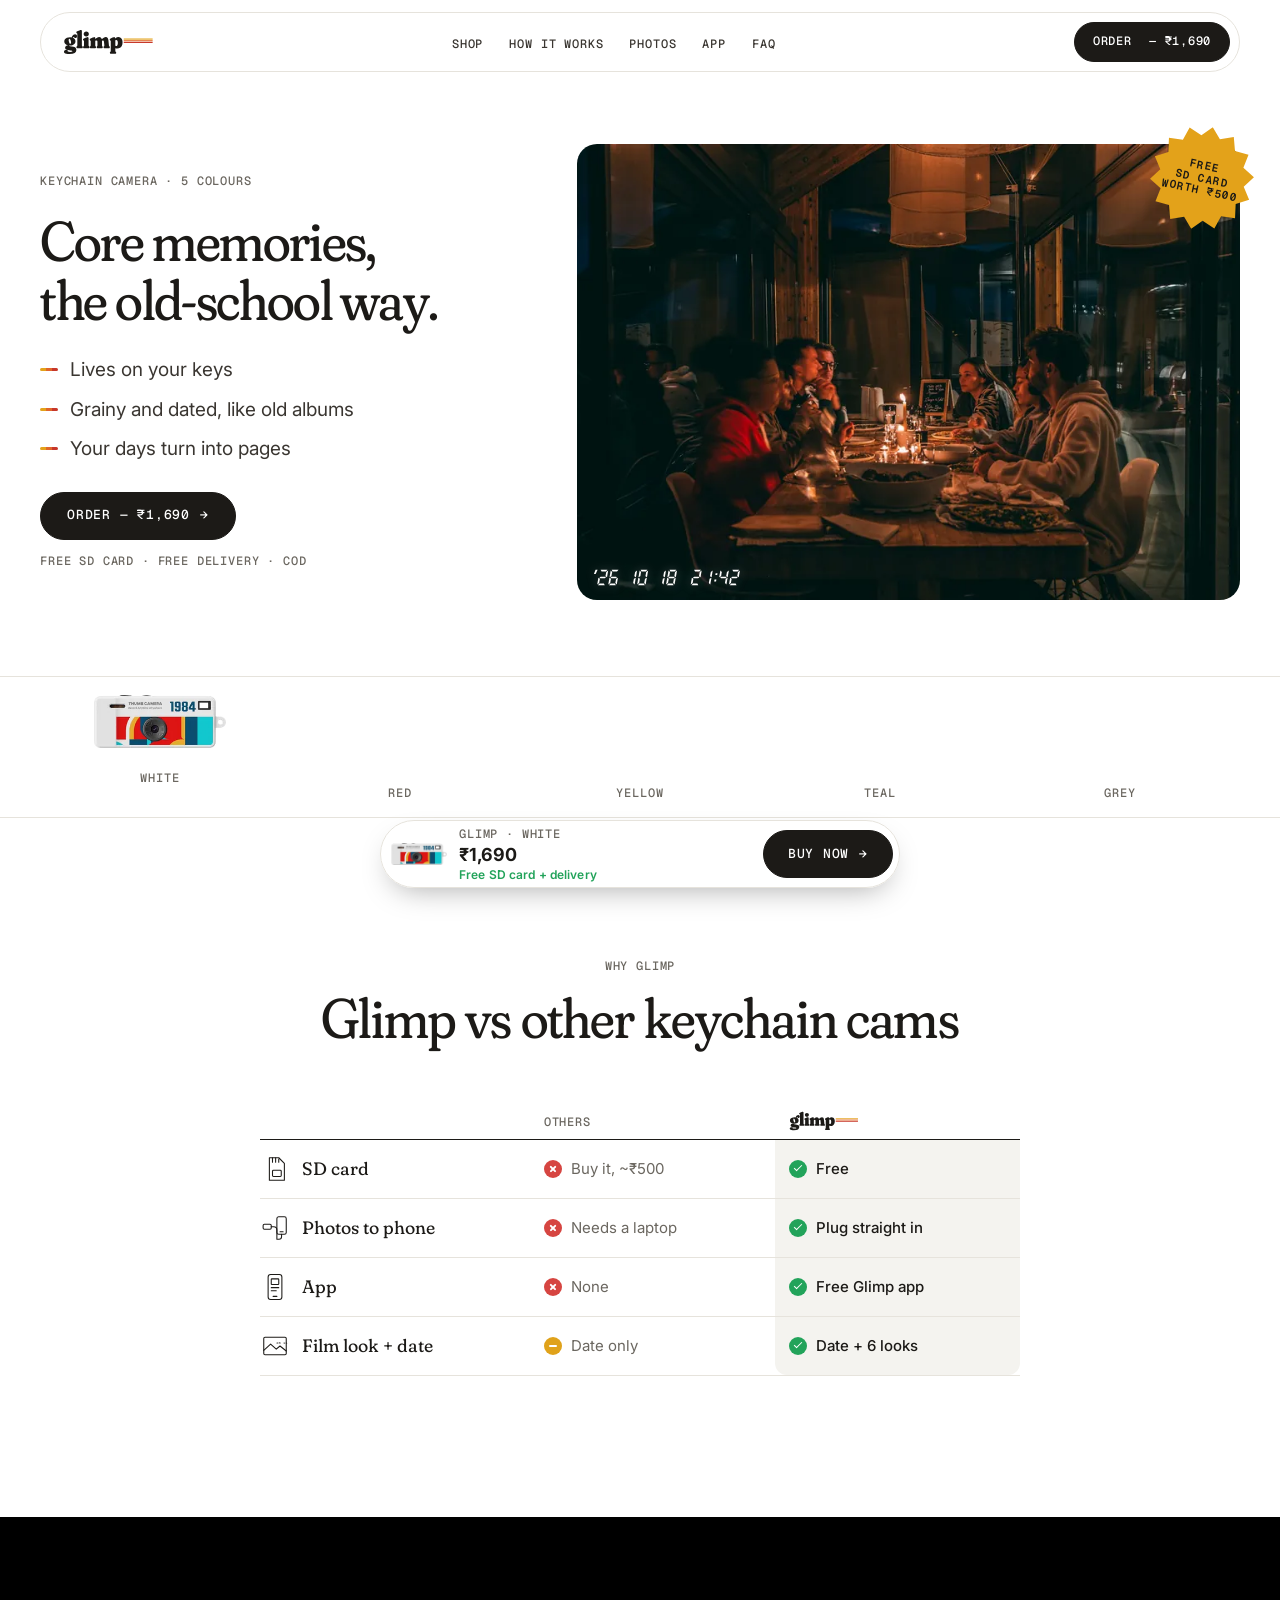
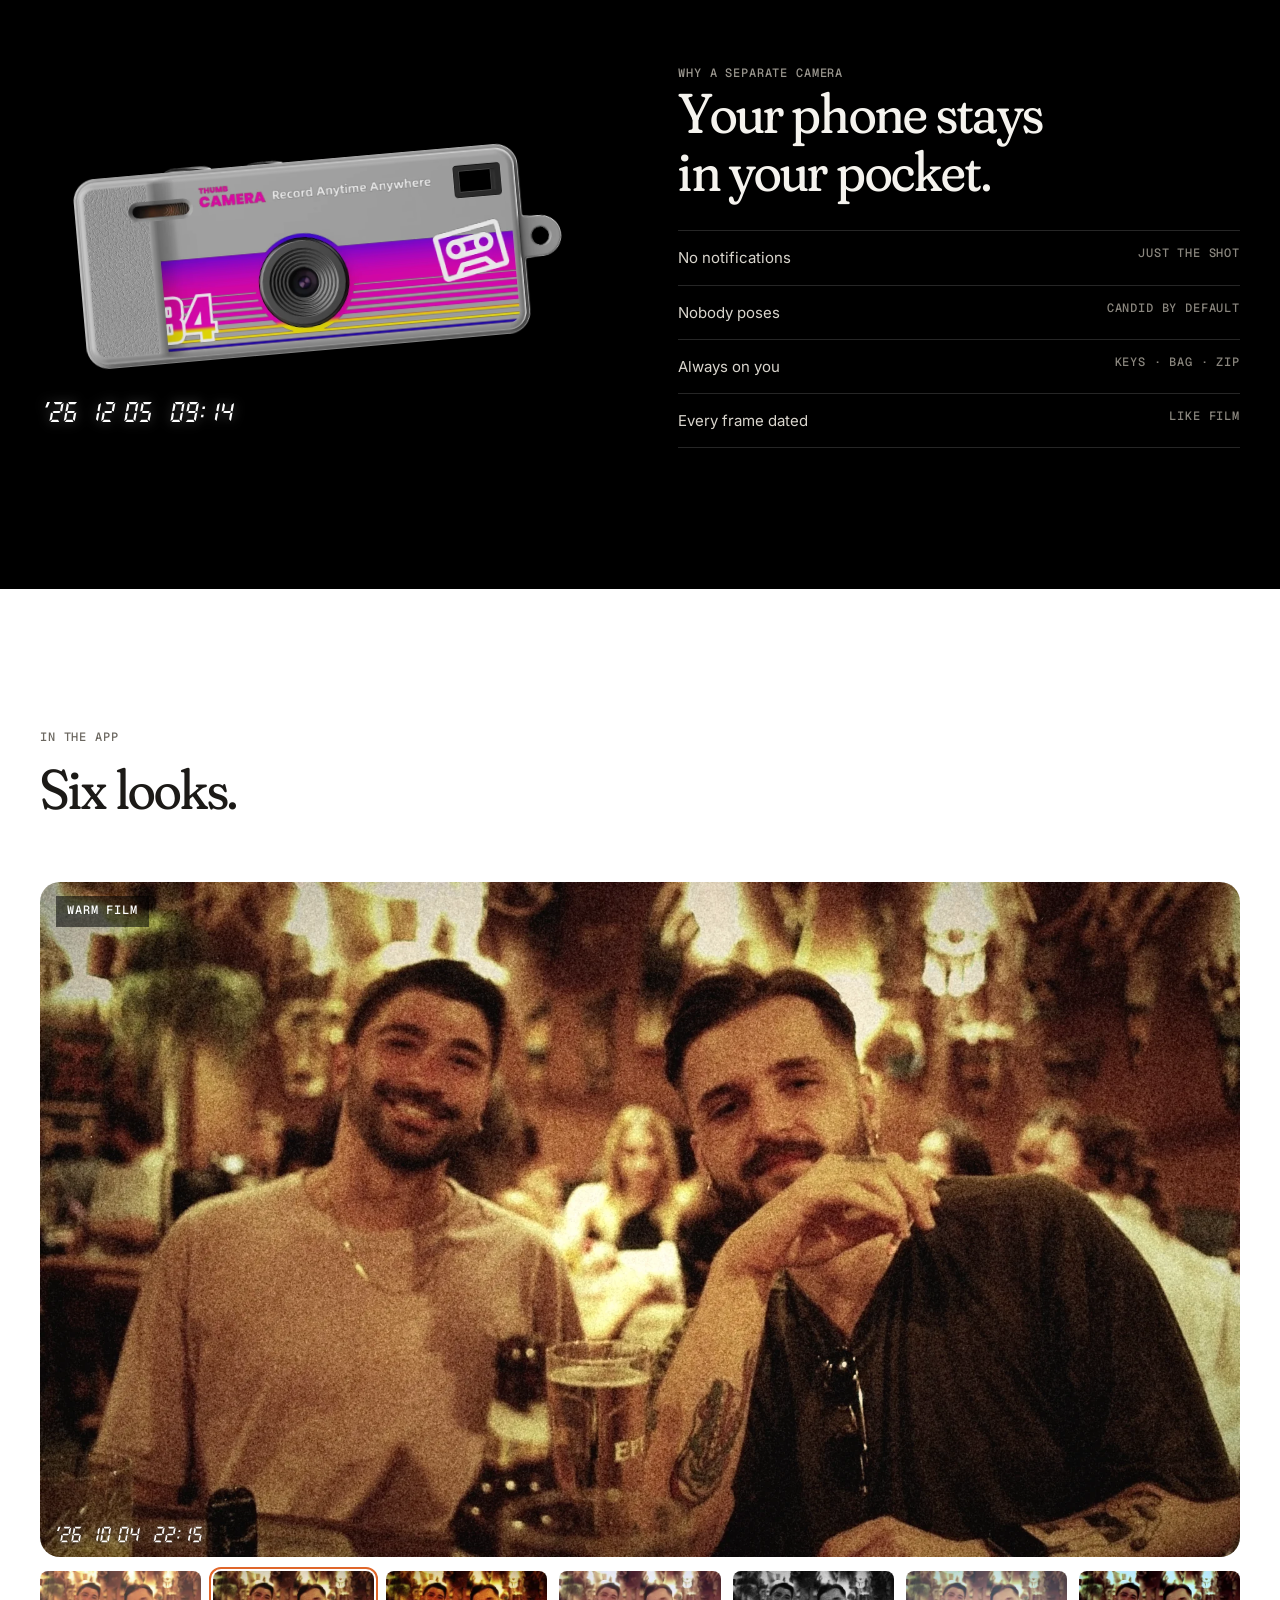
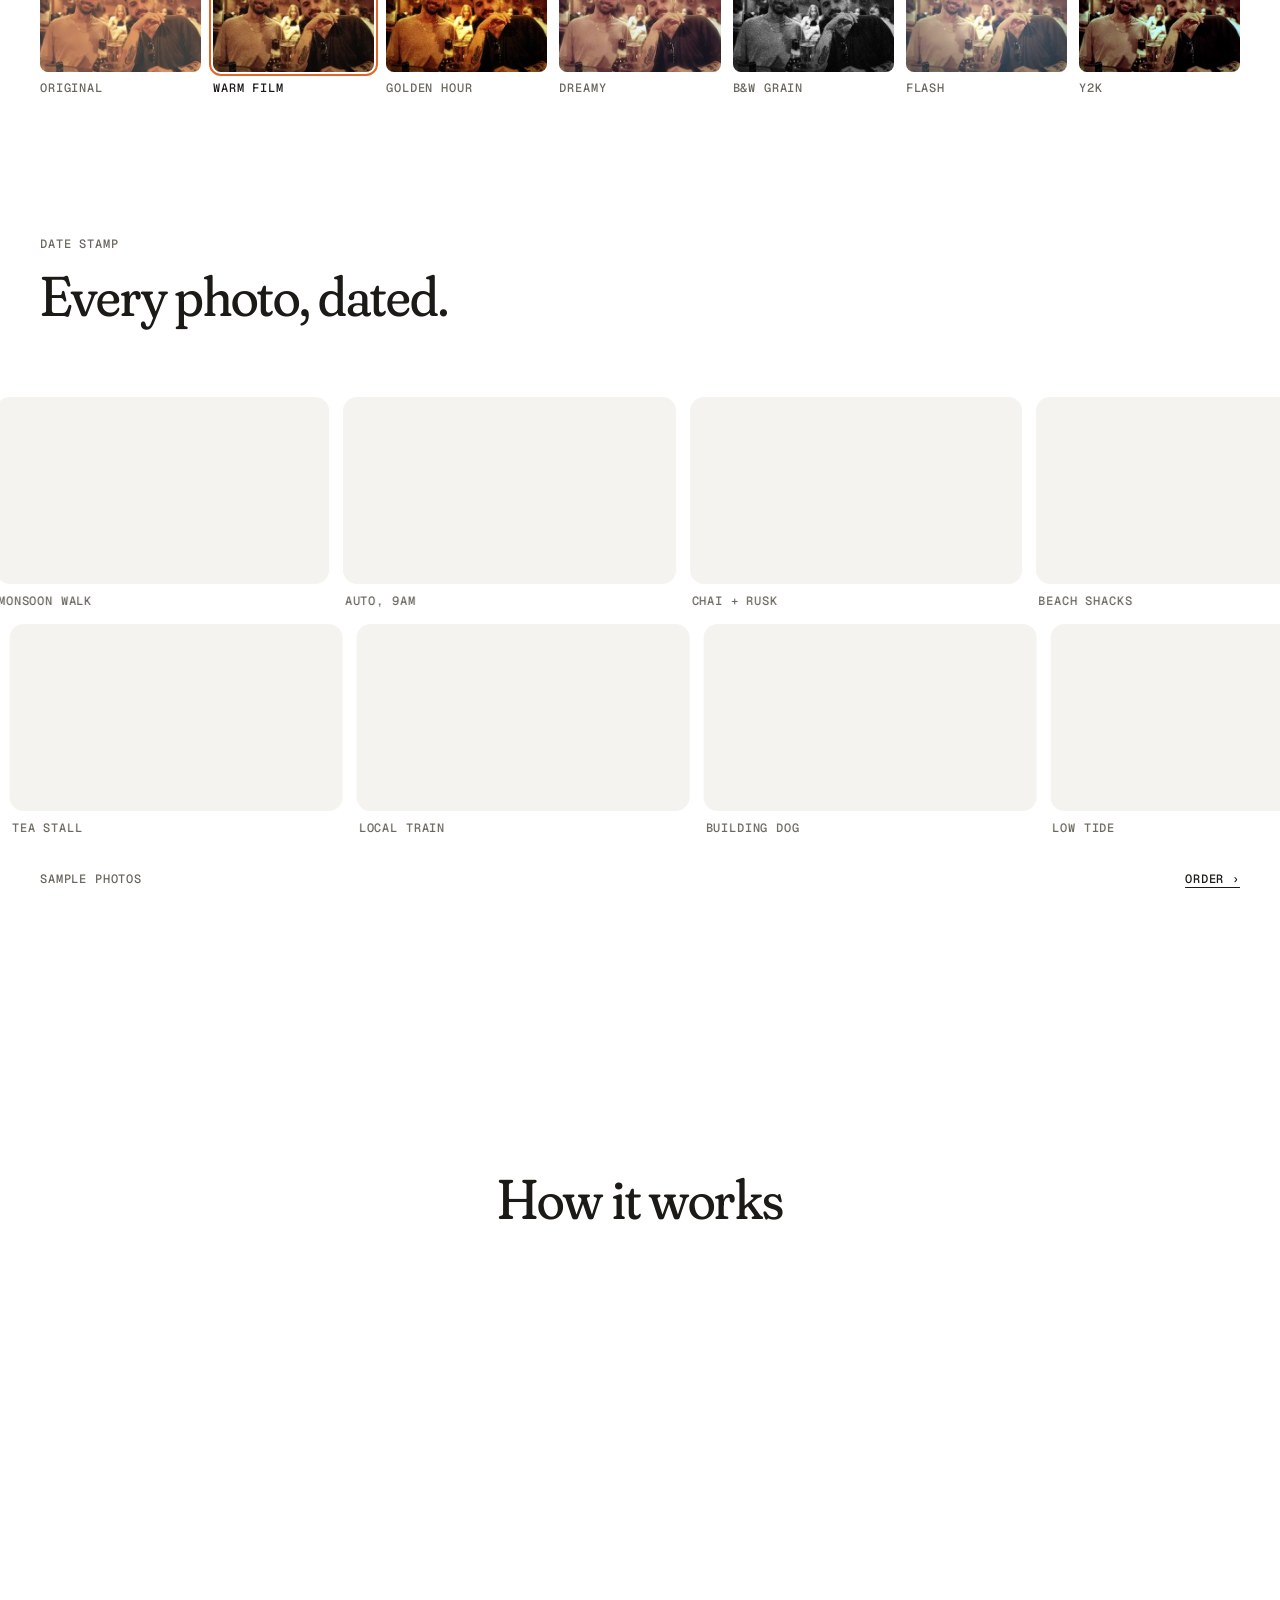
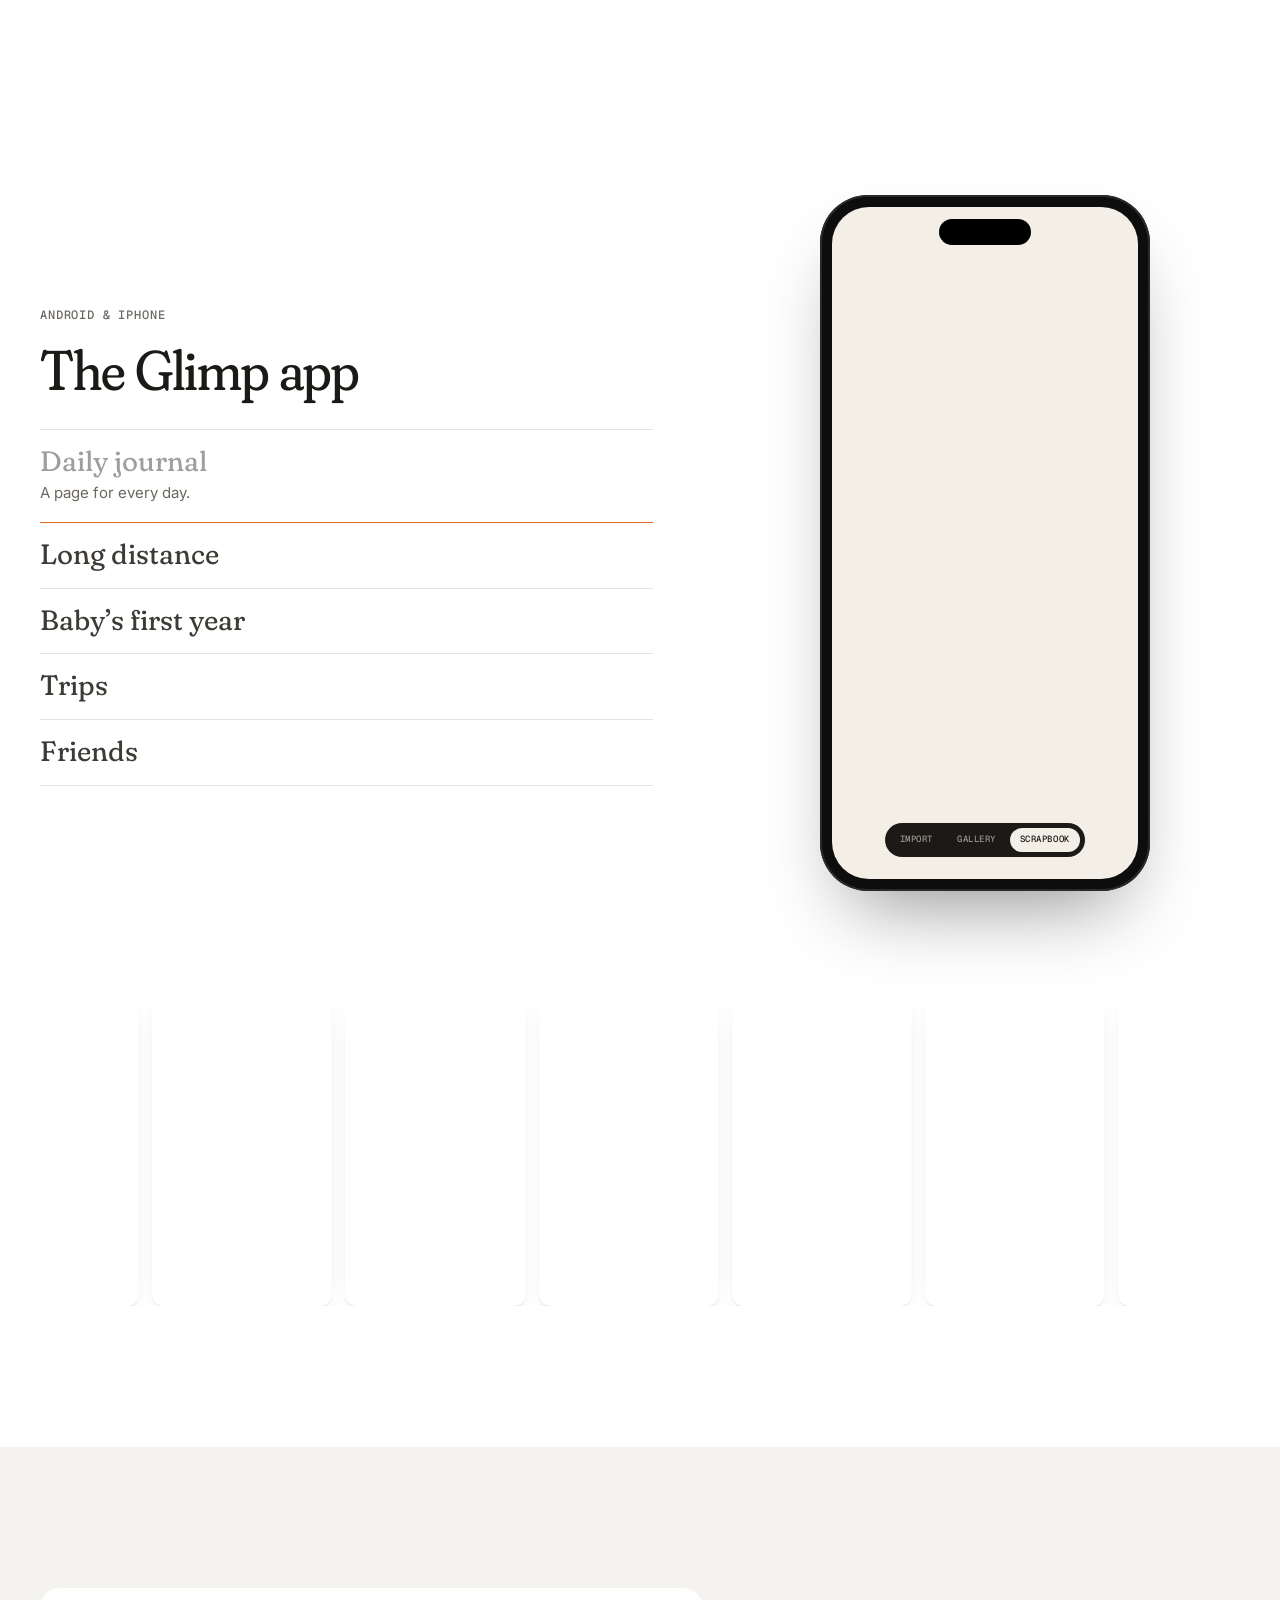
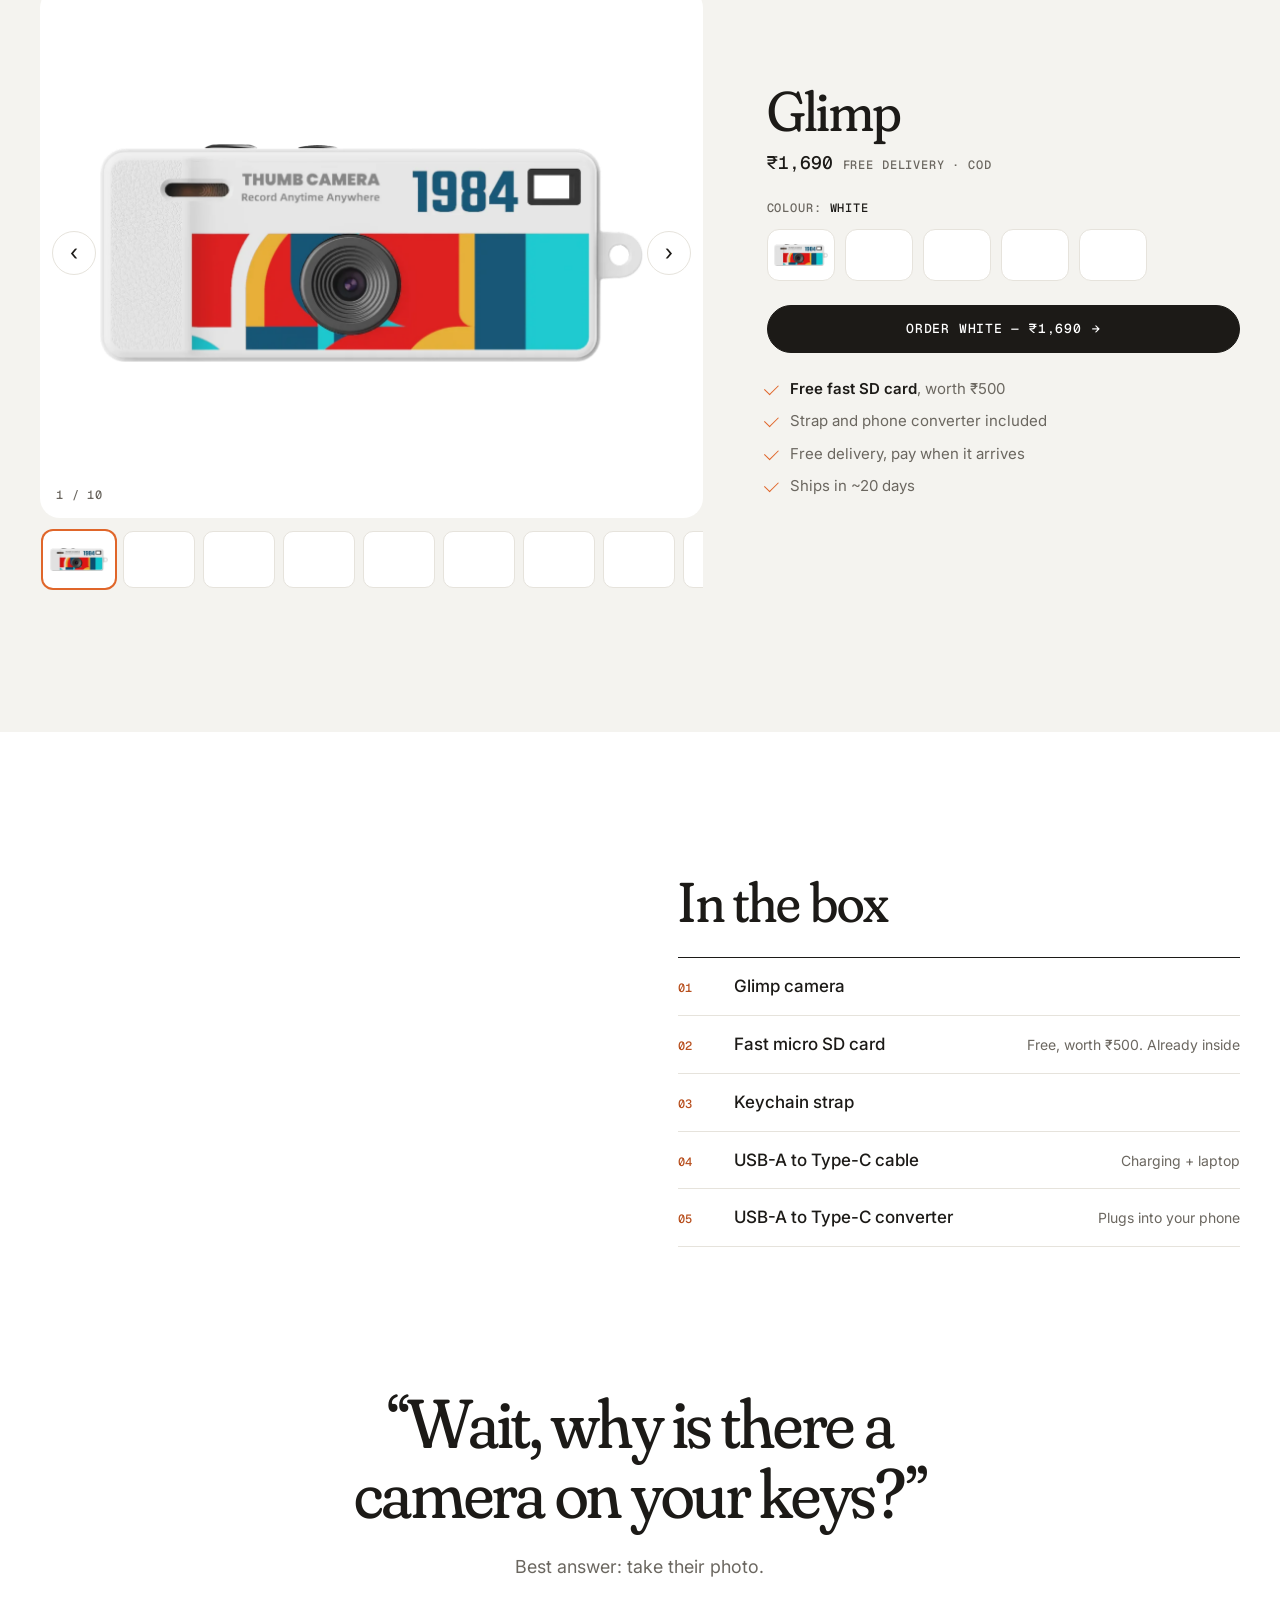
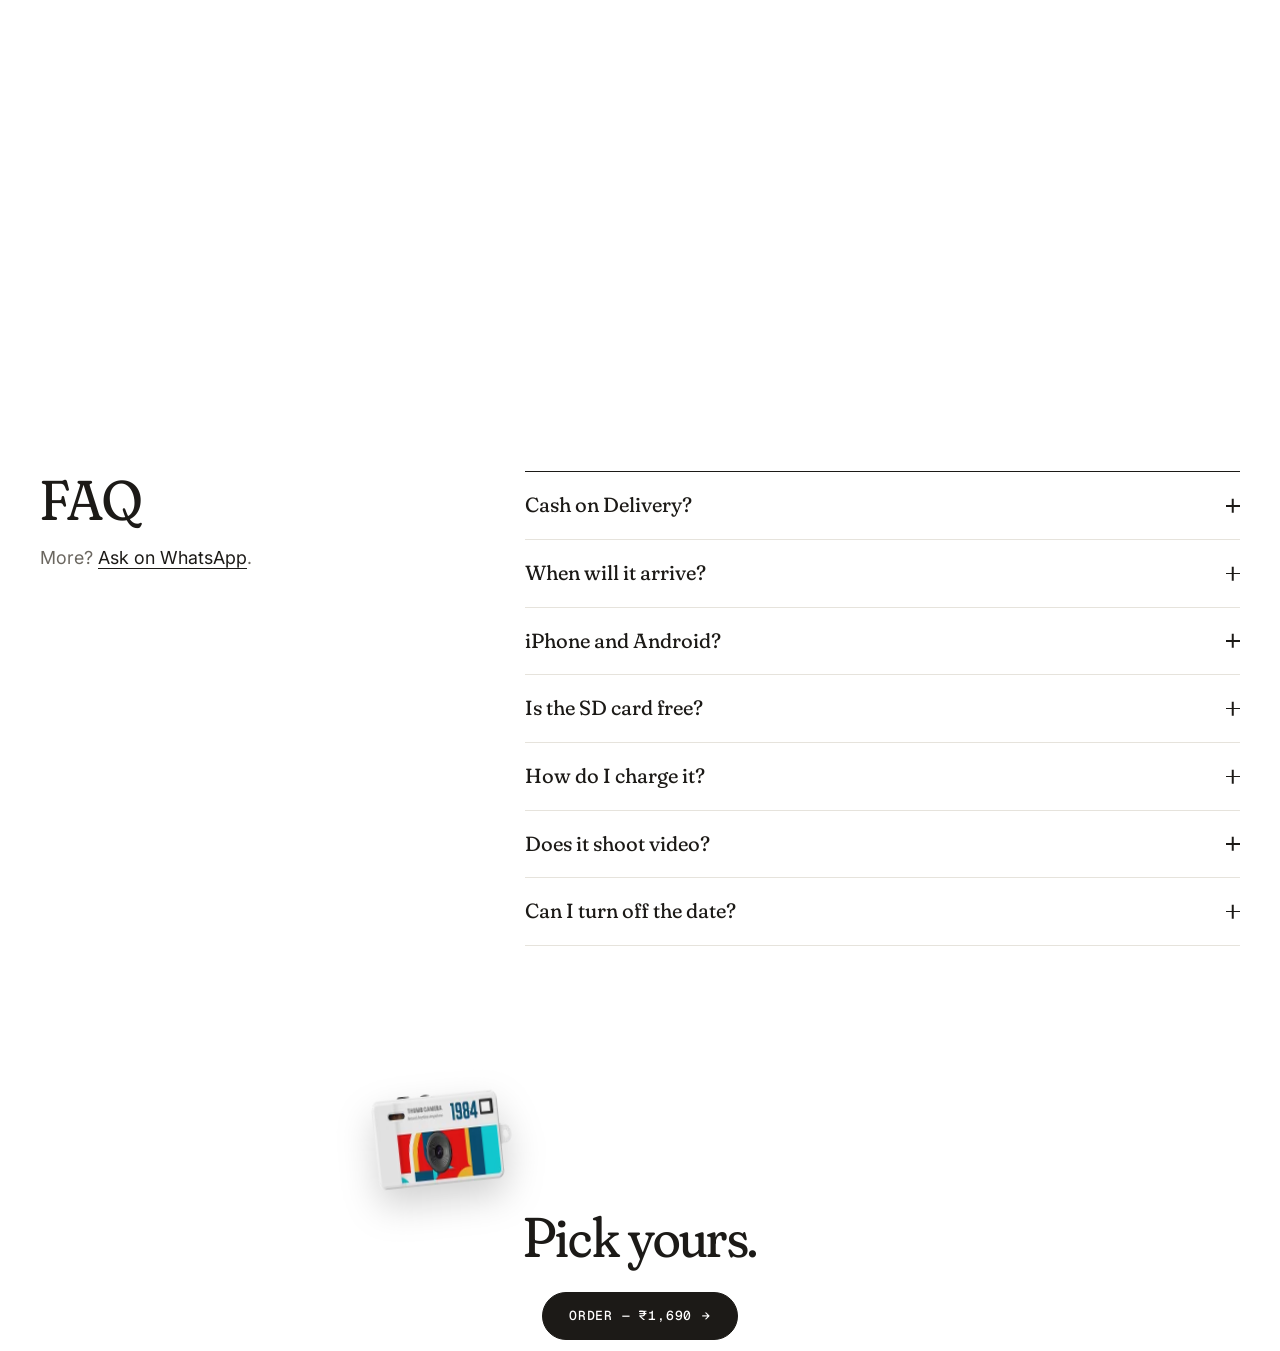
<file: c/white/index.html>
<!doctype html>
<html lang="en-IN">
<head>
<meta charset="utf-8"><meta name="viewport" content="width=device-width, initial-scale=1">
<title>Your Glimp · White</title>
<meta name="robots" content="noindex">
<meta property="og:type" content="website">
<meta property="og:site_name" content="Glimp">
<meta property="og:title" content="Your Glimp · White">
<meta property="og:description" content="Core memories, the old-school way.">
<meta property="og:url" content="https://glimp.in/c/white/">
<meta property="og:image" content="https://glimp.in/assets/wa/white.jpg">
<meta property="og:image:type" content="image/jpeg">
<meta property="og:image:width" content="1200"><meta property="og:image:height" content="630">
<meta name="twitter:card" content="summary_large_image">
<meta http-equiv="refresh" content="0; url=/">
<link rel="icon" href="/assets/brand/favicon.svg" type="image/svg+xml">
</head>
<body><a href="/">glimp.in</a></body>
</html>
</file>
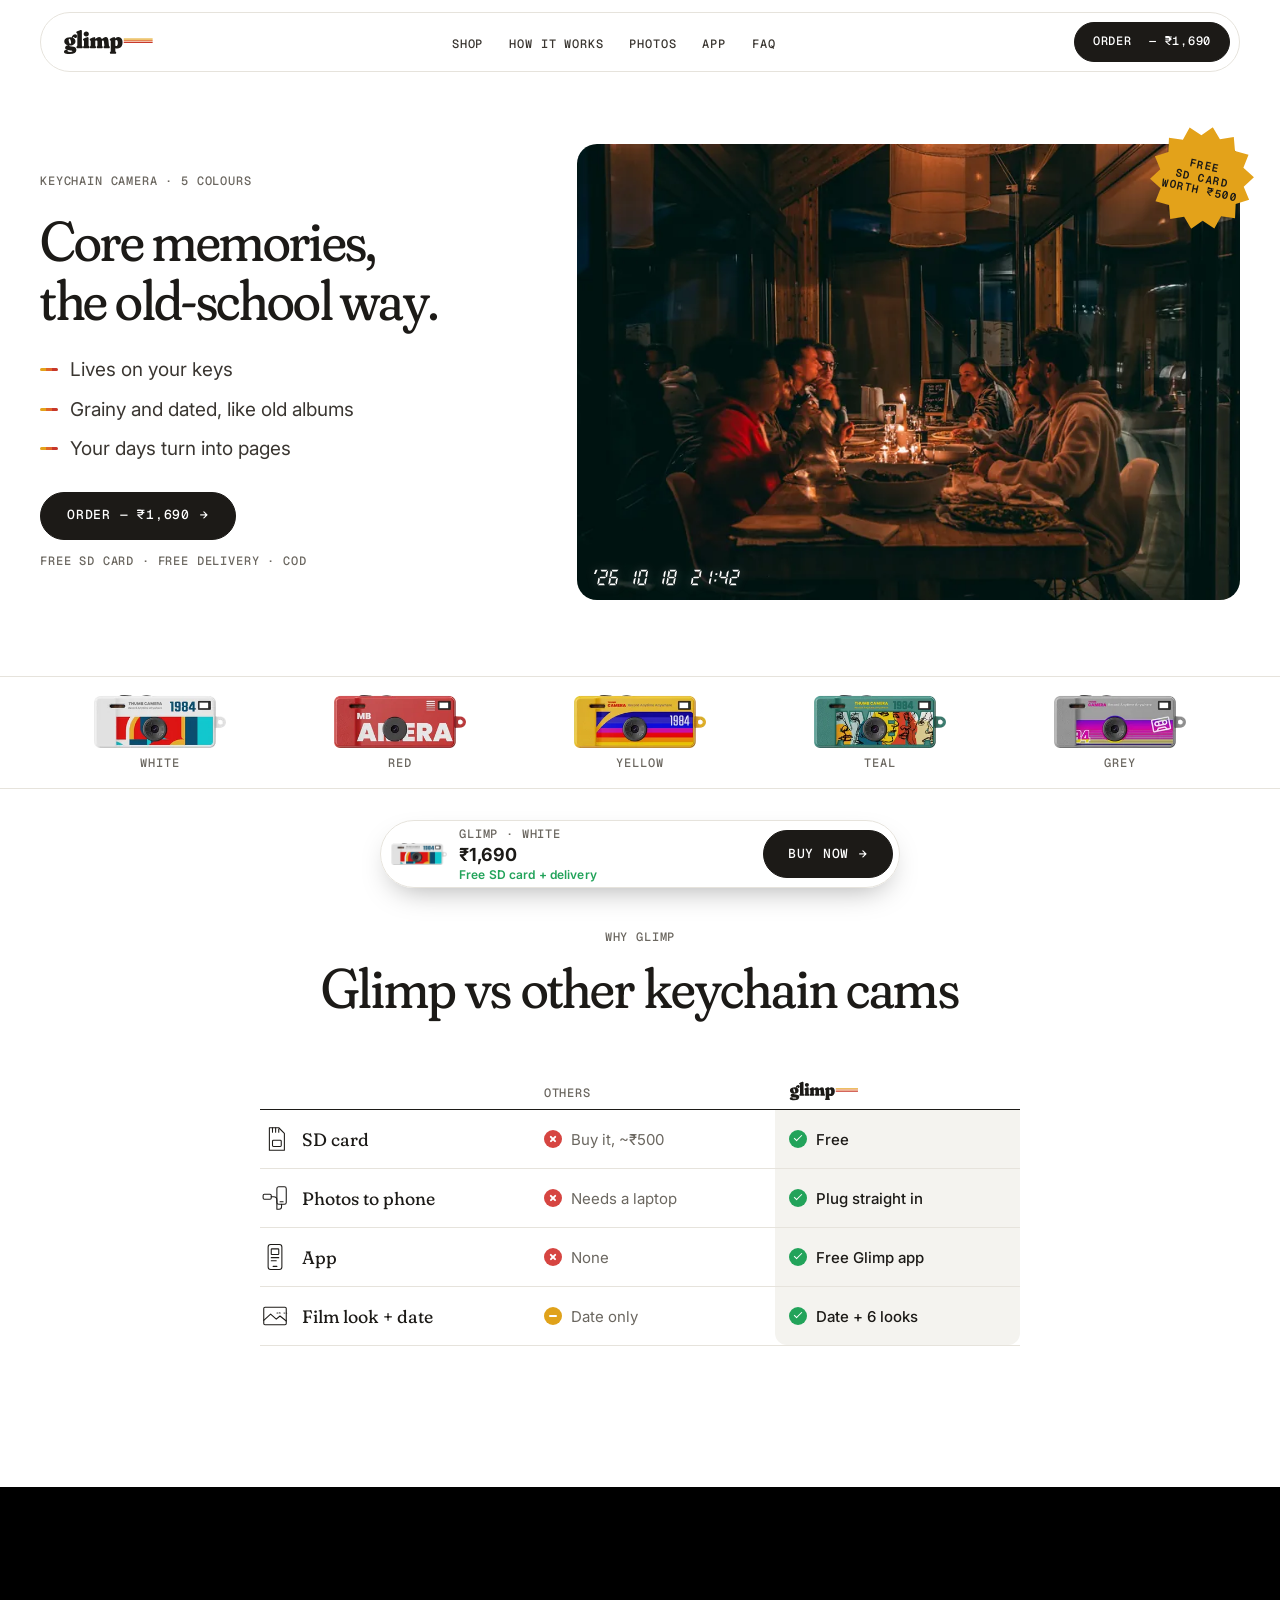
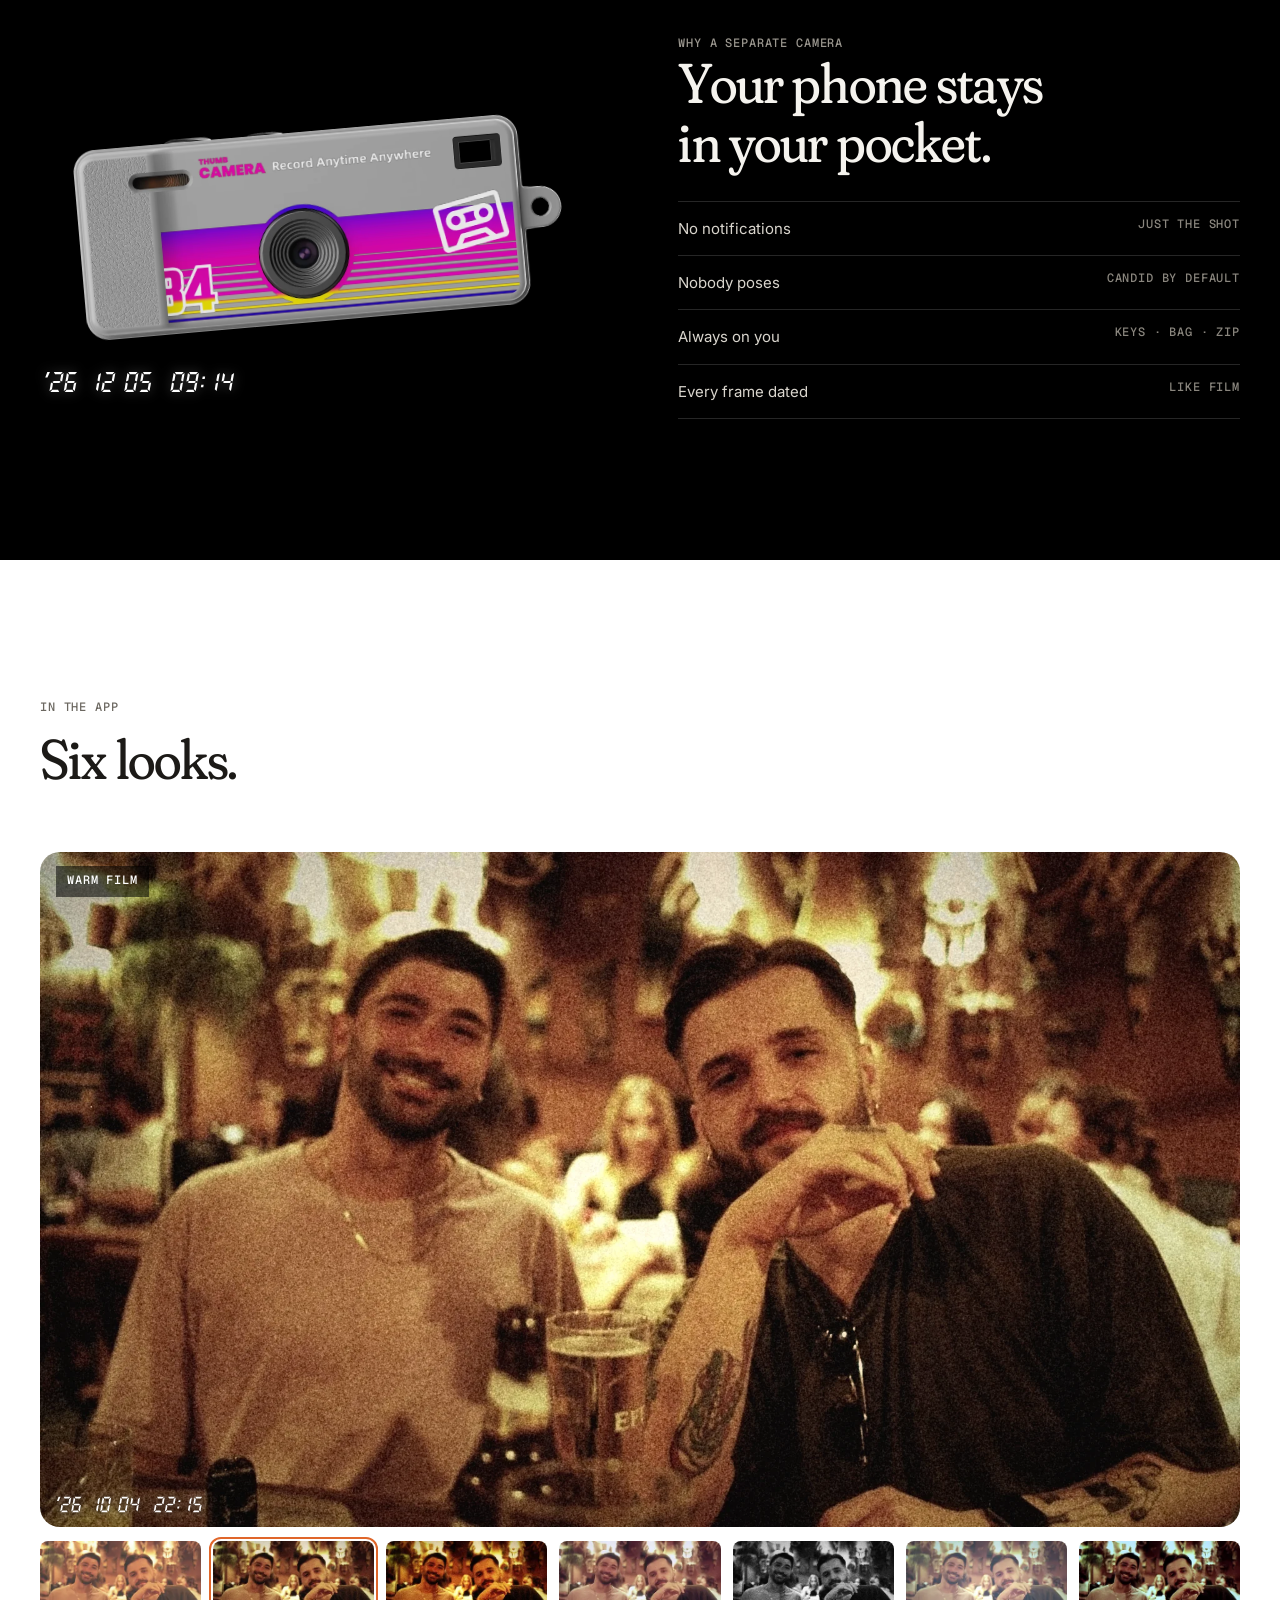
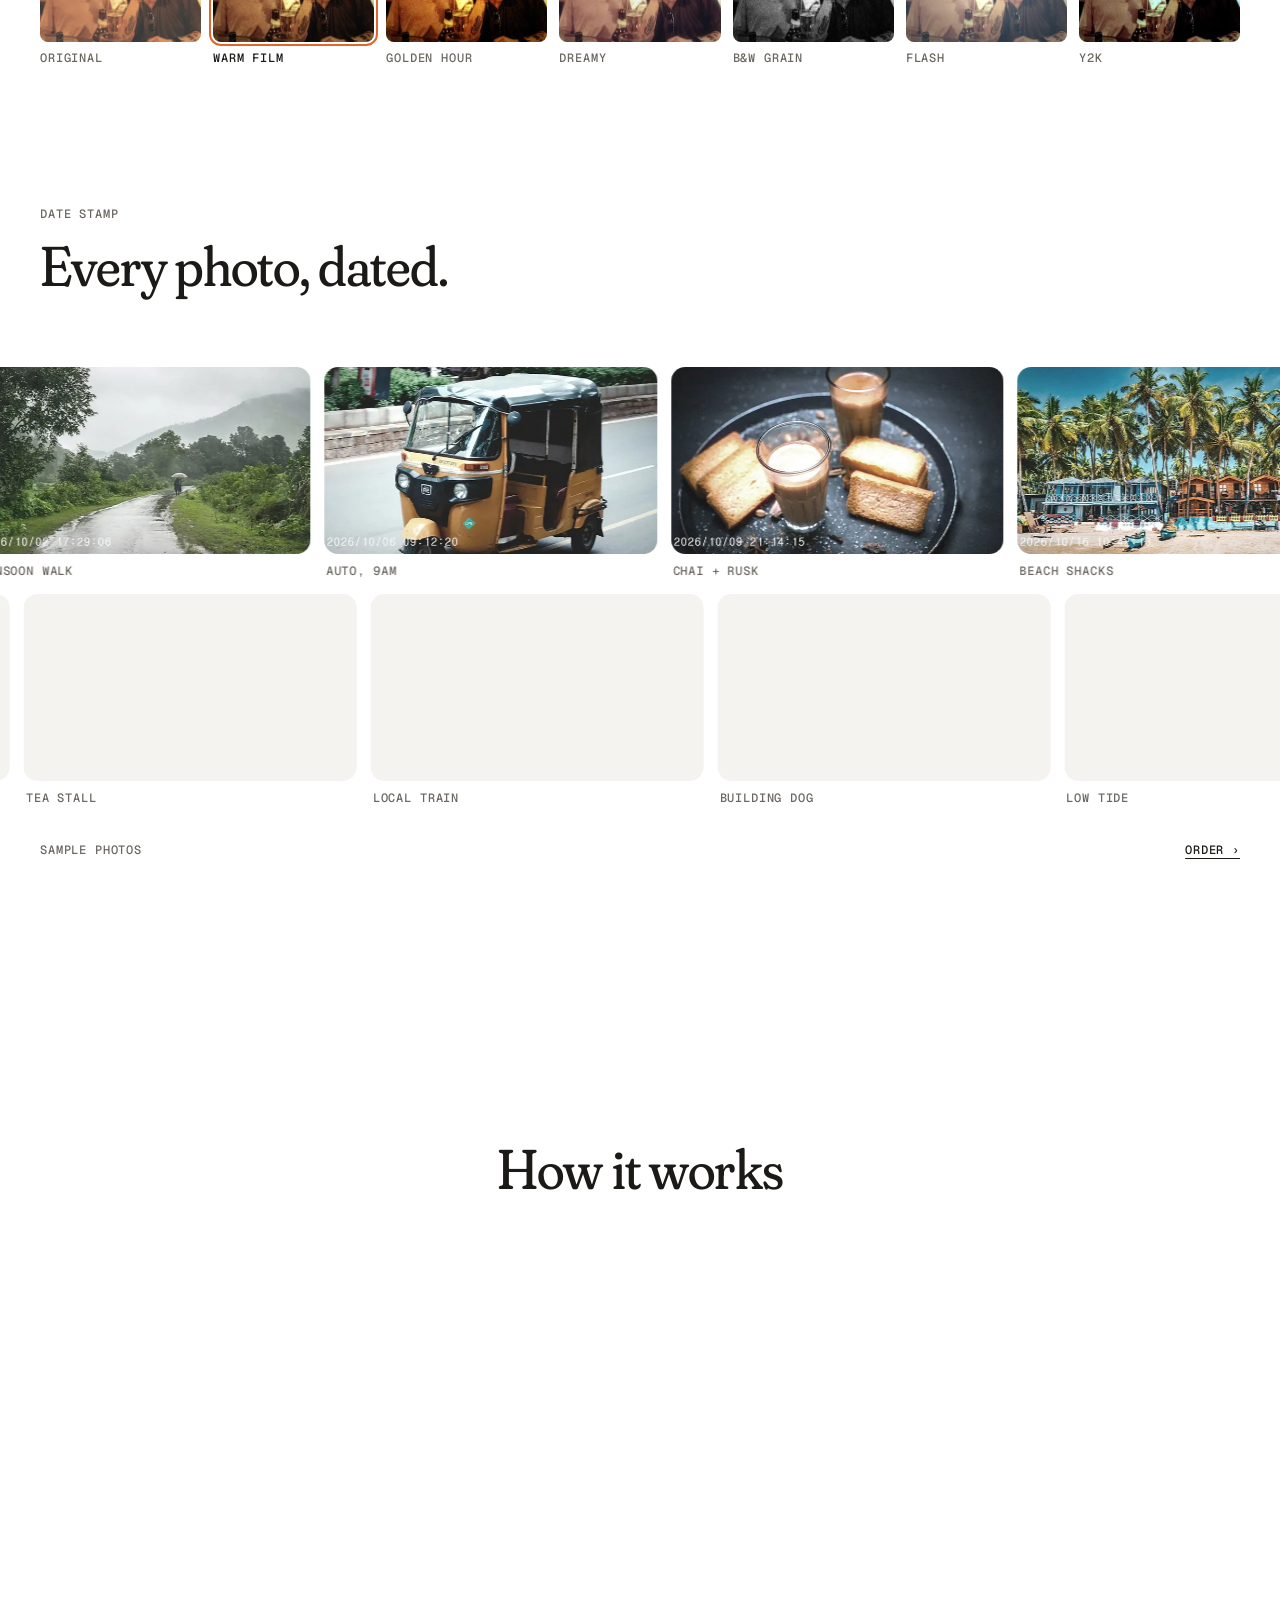
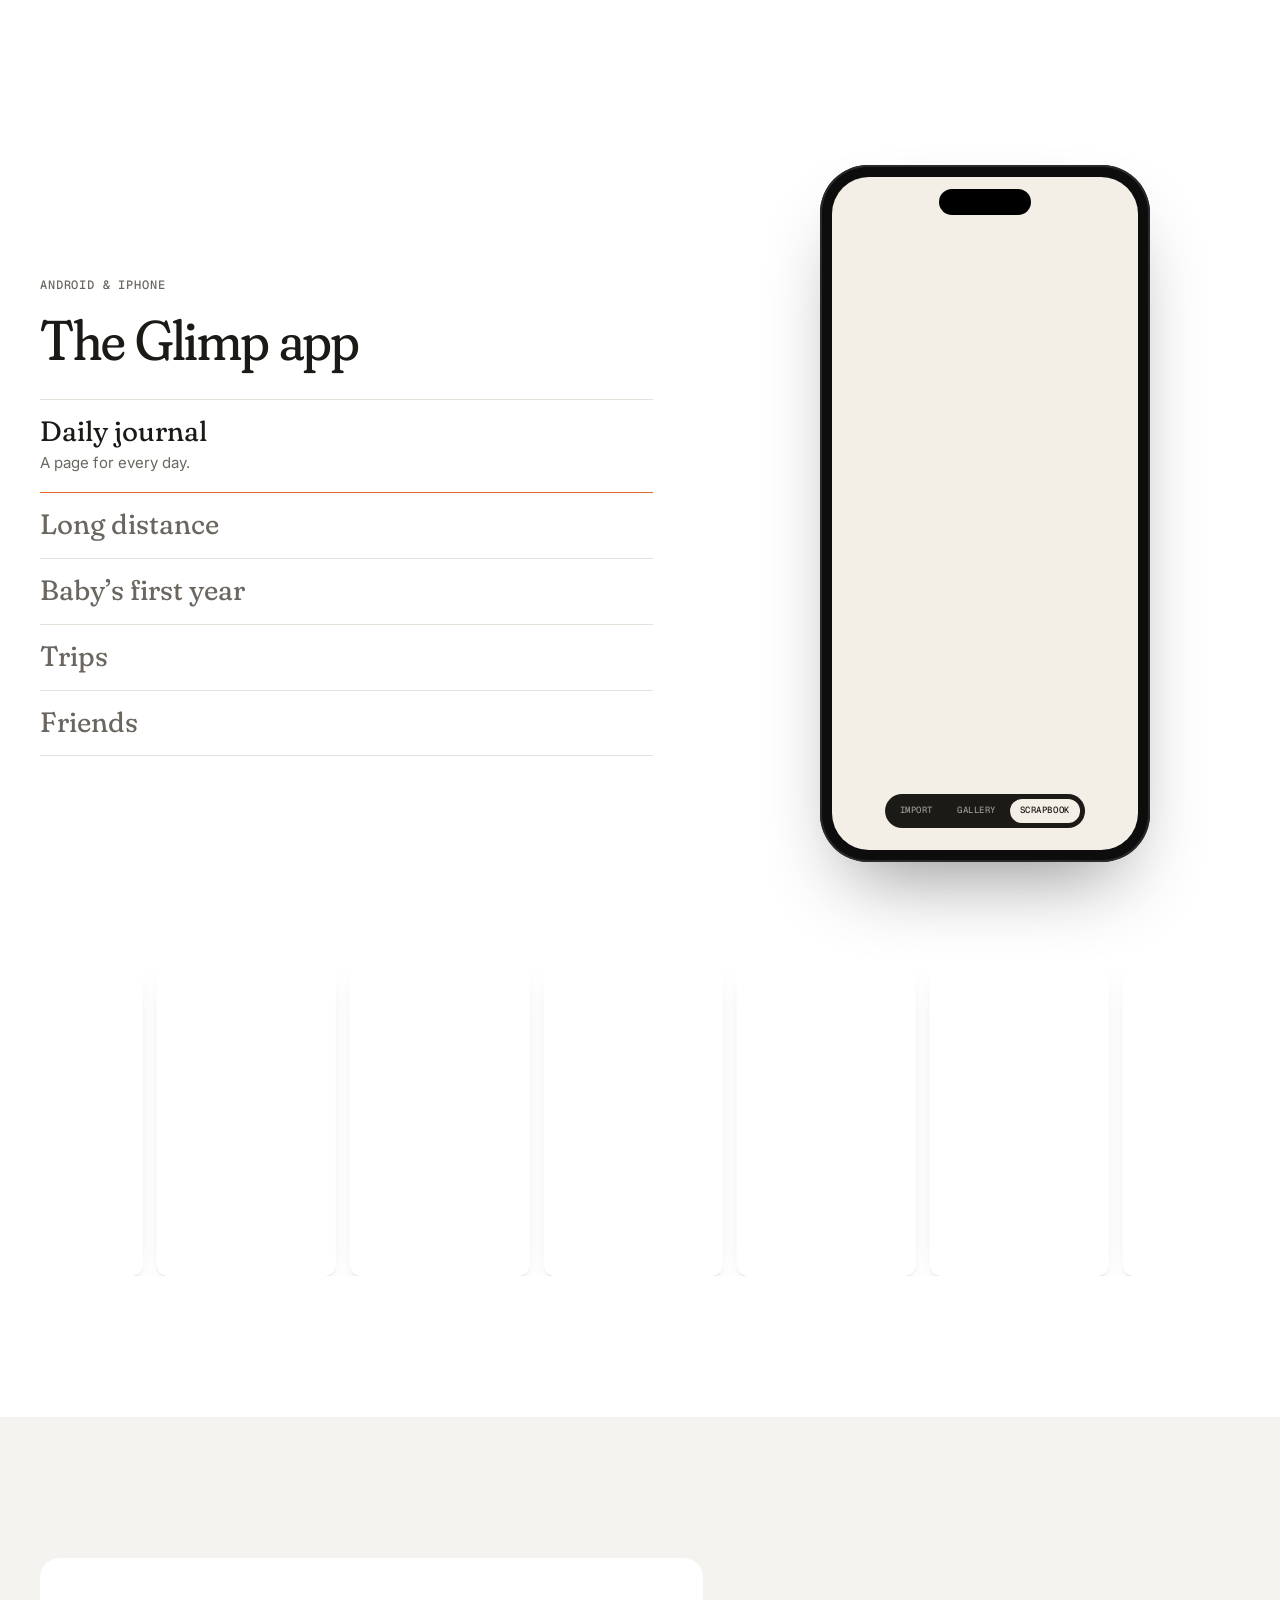
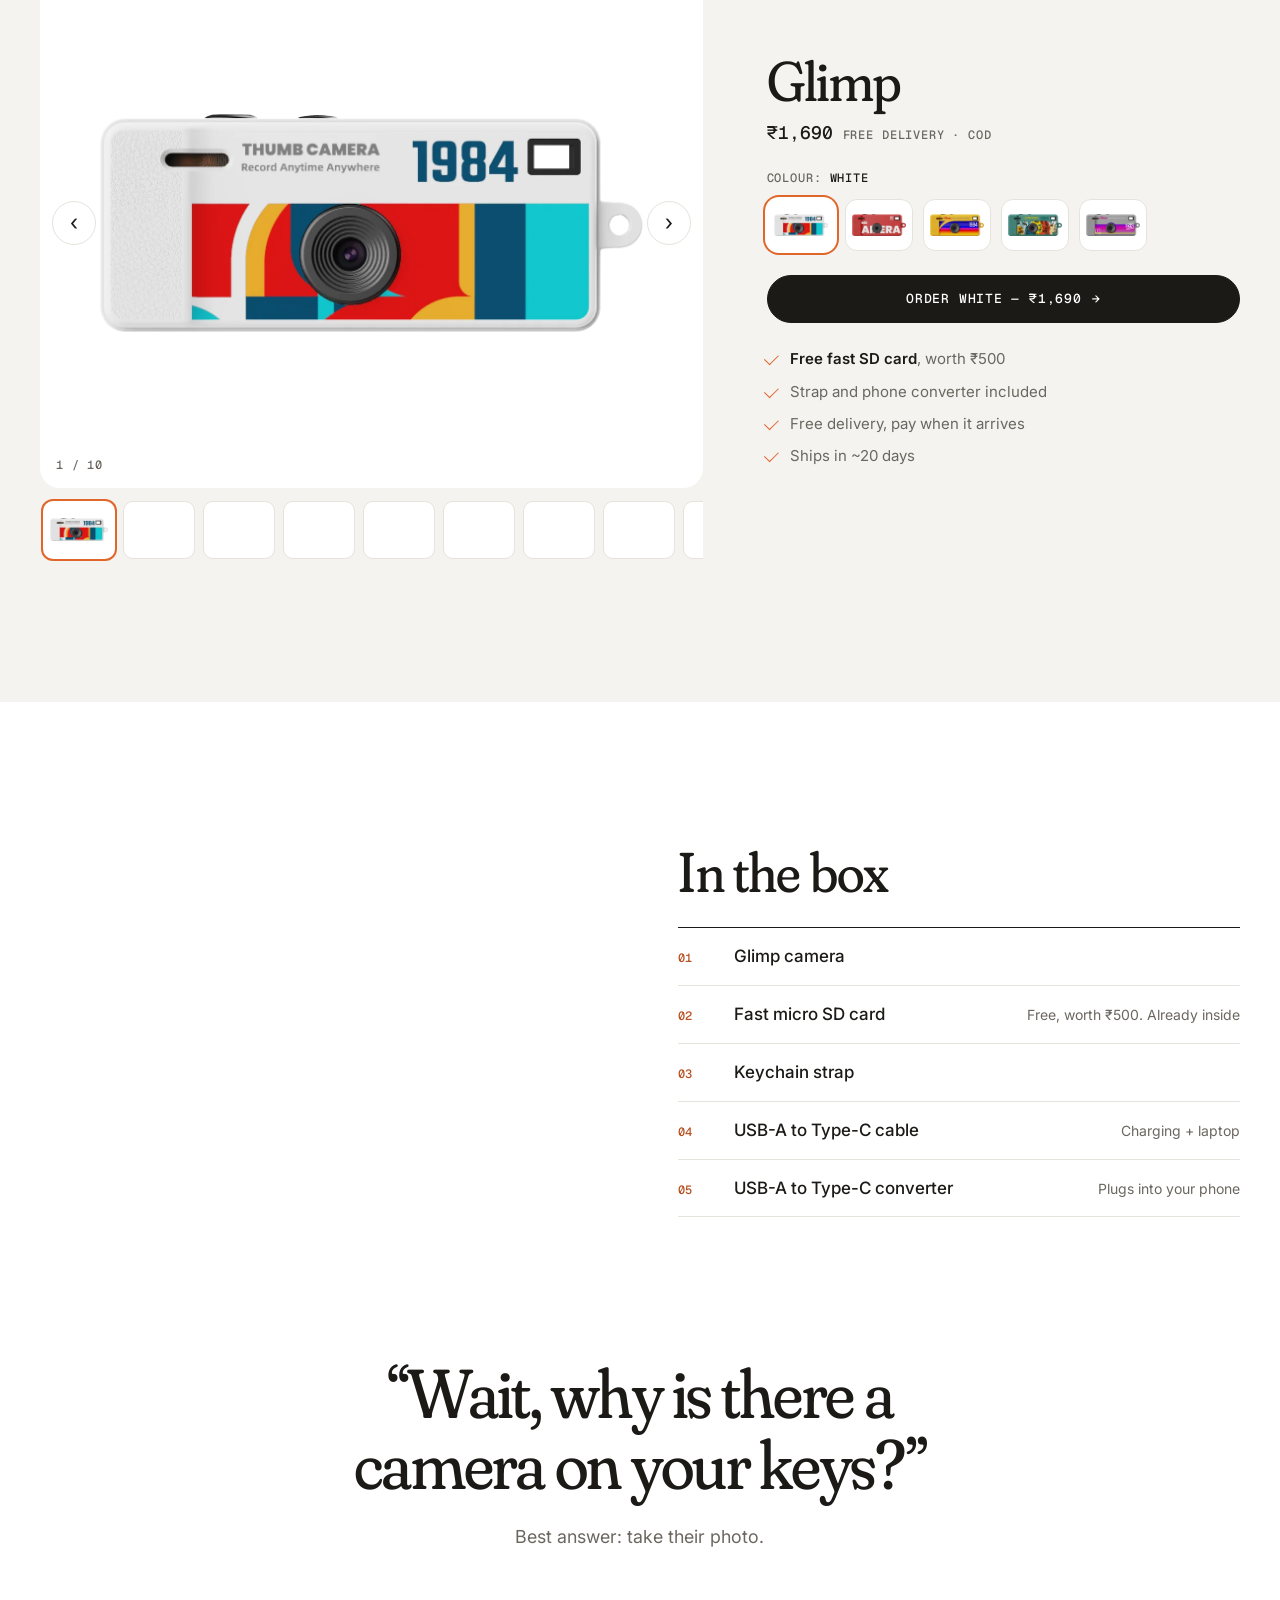
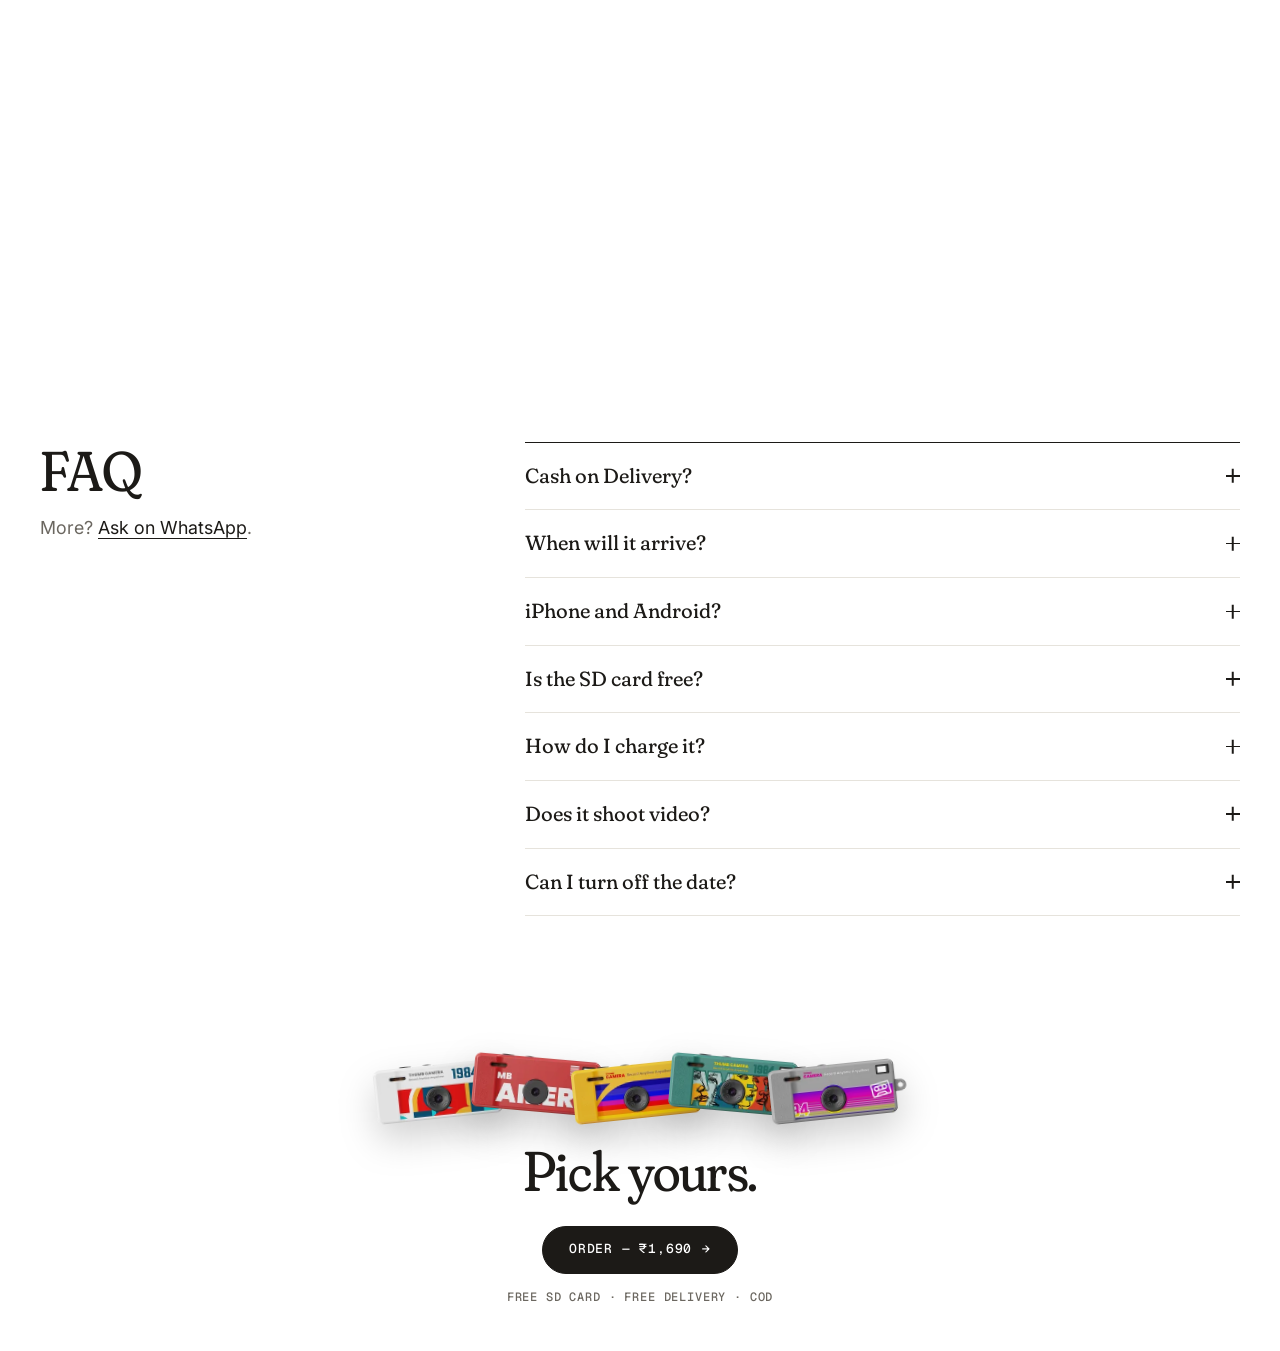
<file: c/yellow/index.html>
<!doctype html>
<html lang="en-IN">
<head>
<meta charset="utf-8"><meta name="viewport" content="width=device-width, initial-scale=1">
<title>Your Glimp · Yellow</title>
<meta name="robots" content="noindex">
<meta property="og:type" content="website">
<meta property="og:site_name" content="Glimp">
<meta property="og:title" content="Your Glimp · Yellow">
<meta property="og:description" content="Core memories, the old-school way.">
<meta property="og:url" content="https://glimp.in/c/yellow/">
<meta property="og:image" content="https://glimp.in/assets/wa/yellow.jpg">
<meta property="og:image:type" content="image/jpeg">
<meta property="og:image:width" content="1200"><meta property="og:image:height" content="630">
<meta name="twitter:card" content="summary_large_image">
<meta http-equiv="refresh" content="0; url=/">
<link rel="icon" href="/assets/brand/favicon.svg" type="image/svg+xml">
</head>
<body><a href="/">glimp.in</a></body>
</html>
</file>
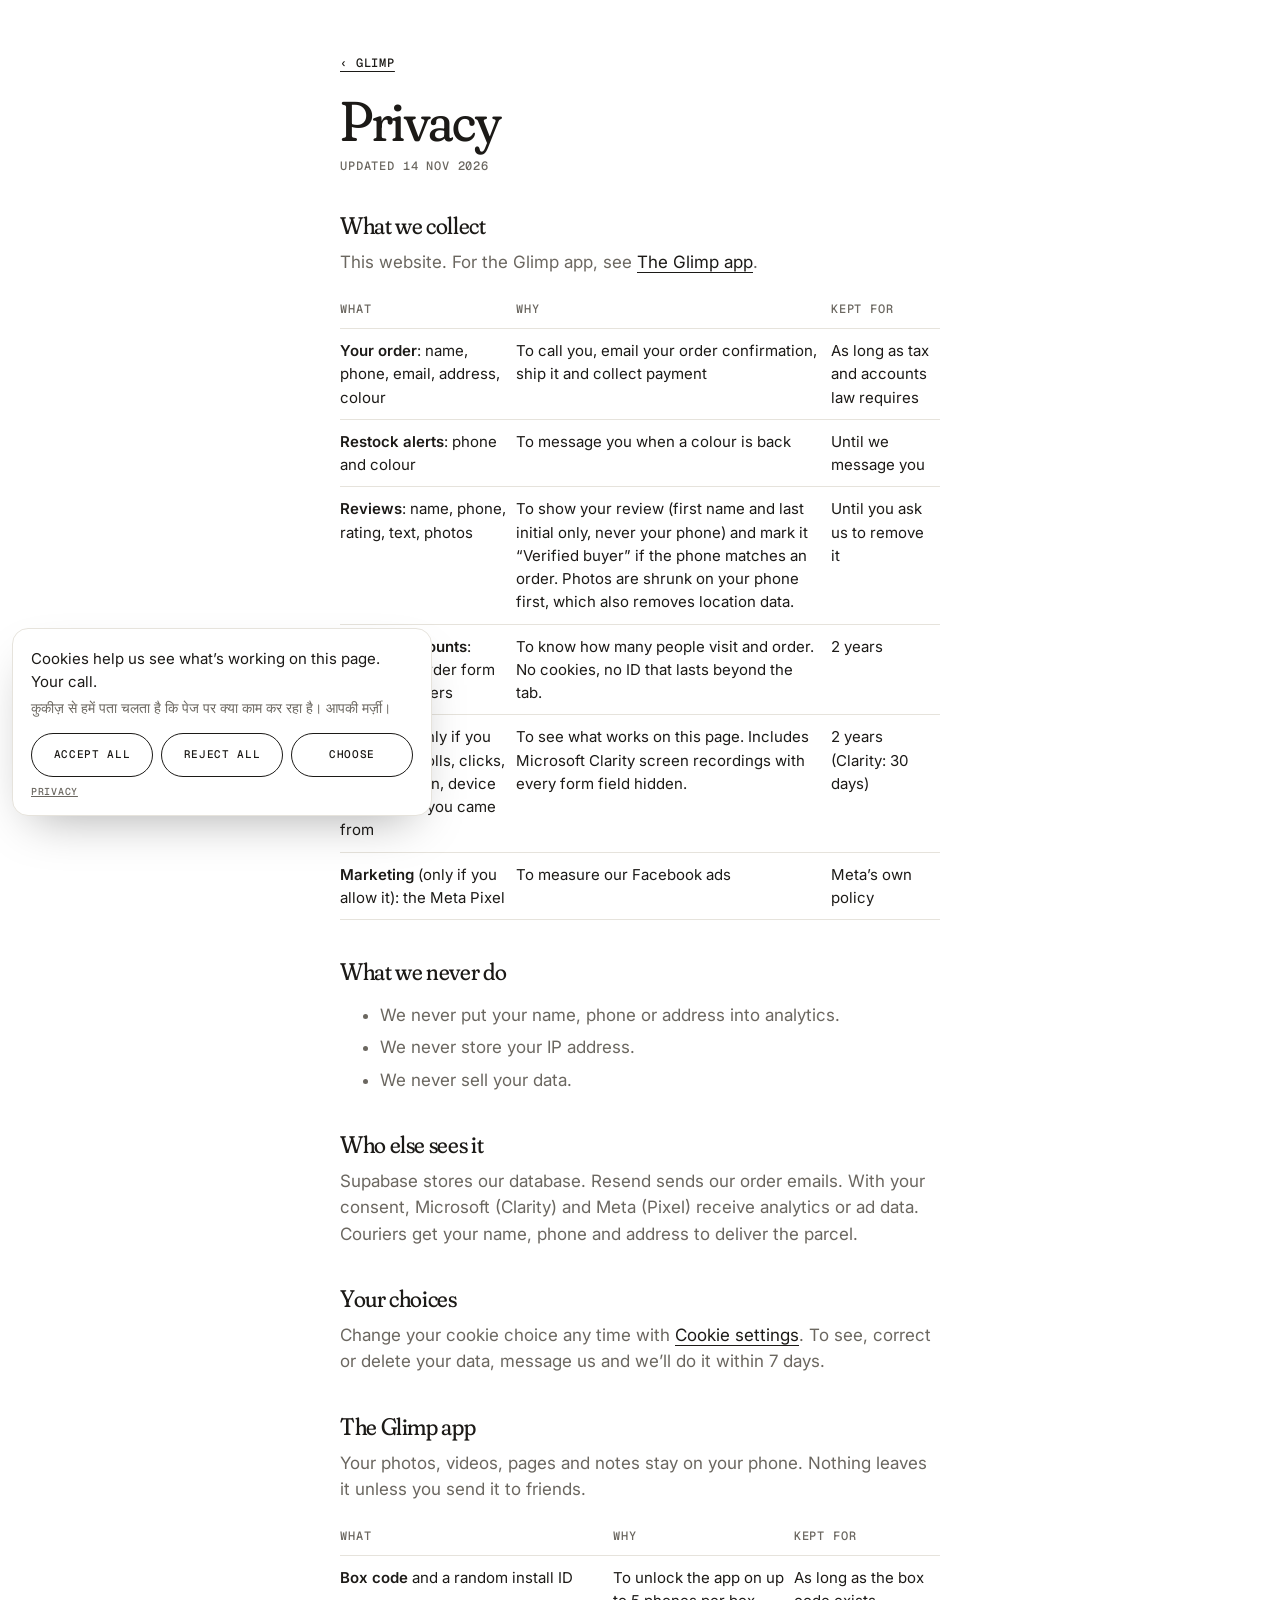
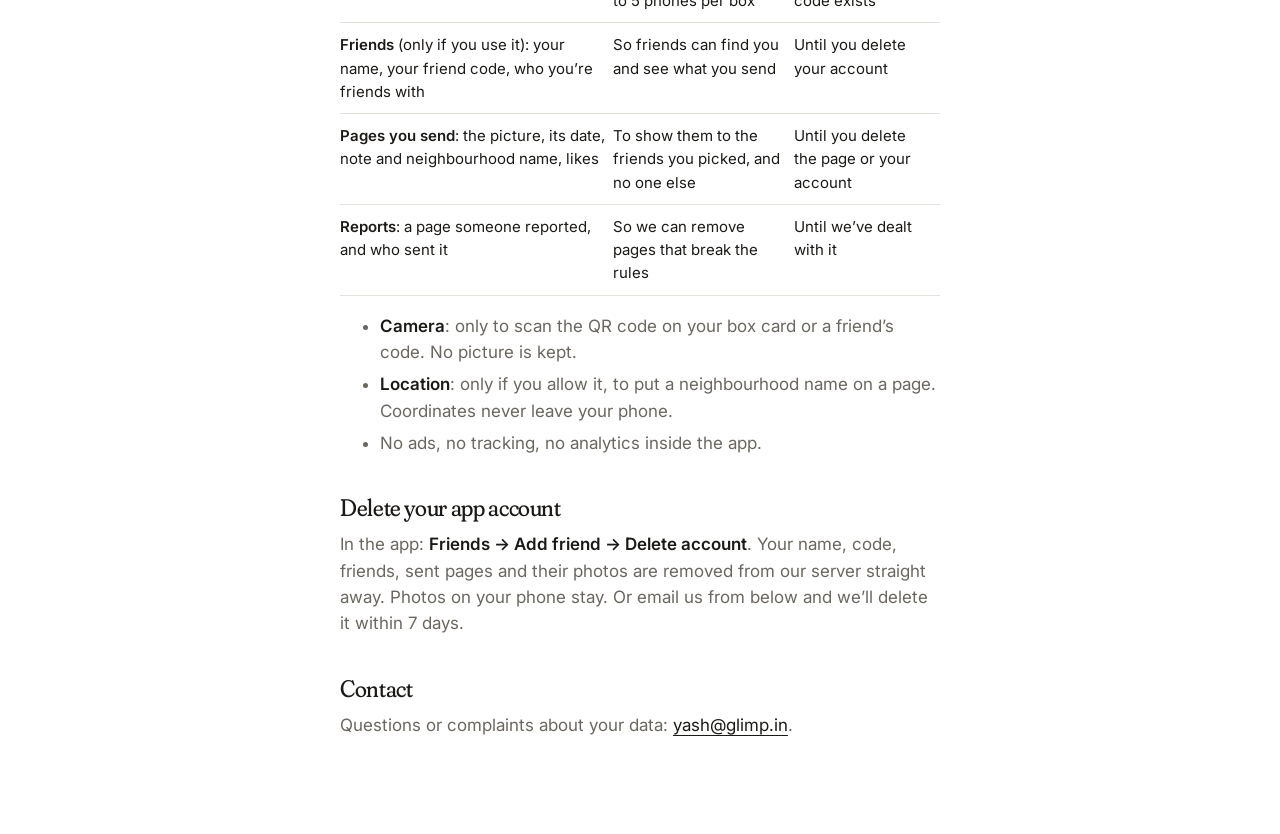
<file: privacy.html>
<!doctype html>
<html lang="en-IN">
<head>
<meta charset="utf-8"><meta name="viewport" content="width=device-width, initial-scale=1">
<title>Privacy — Glimp</title>
<link rel="icon" href="/assets/brand/favicon.svg" type="image/svg+xml">
<link href="https://fonts.googleapis.com/css2?family=Fraunces:opsz,wght,SOFT@9..144,400,100&family=Geist+Mono:wght@500&family=Inter:wght@400;600&display=swap" rel="stylesheet">
<link rel="stylesheet" href="/styles.css">
<style>
  .policy { max-width: 680px; padding-top: 48px; padding-bottom: 96px; }
  .policy h1 { font-size: clamp(2.5rem, 6vw, 3.5rem); margin: 18px 0 8px; }
  .policy h2 { font-size: 1.5rem; margin: 40px 0 10px; }
  .policy p, .policy li { color: var(--muted); }
  .policy li { margin-bottom: 6px; }
  .policy strong { color: var(--ink); }
  .policy a { color: var(--ink); text-underline-offset: 4px; }
  .policy table { width: 100%; border-collapse: collapse; font-size: .9375rem; margin-top: 8px; }
  .policy td, .policy th { text-align: left; padding: 10px 8px 10px 0; border-bottom: 1px solid var(--line); vertical-align: top; }
  .policy th { font: 500 .75rem/1.3 var(--font-mono); text-transform: uppercase; letter-spacing: .07em; color: var(--muted); }
</style>
<script src="/config.js"></script>
<script src="/analytics.js" defer></script>
</head>
<body>
<main class="wrap policy">
  <a href="/" class="link-mono">‹ Glimp</a>
  <h1>Privacy</h1>
  <p class="label">Updated 14 Nov 2026</p>

  <h2>What we collect</h2>
  <p>This website. For the Glimp app, see <a href="#app">The Glimp app</a>.</p>
  <table>
    <tr><th>What</th><th>Why</th><th>Kept for</th></tr>
    <tr><td><strong>Your order</strong>: name, phone, email, address, colour</td><td>To call you, email your order confirmation, ship it and collect payment</td><td>As long as tax and accounts law requires</td></tr>
    <tr><td><strong>Restock alerts</strong>: phone and colour</td><td>To message you when a colour is back</td><td>Until we message you</td></tr>
    <tr><td><strong>Reviews</strong>: name, phone, rating, text, photos</td><td>To show your review (first name and last initial only, never your phone) and mark it “Verified buyer” if the phone matches an order. Photos are shrunk on your phone first, which also removes location data.</td><td>Until you ask us to remove it</td></tr>
    <tr><td><strong>Basic visit counts</strong>: pages, the order form opening, orders</td><td>To know how many people visit and order. No cookies, no ID that lasts beyond the tab.</td><td>2 years</td></tr>
    <tr><td><strong>Analytics</strong> (only if you allow it): scrolls, clicks, sections seen, device type, the ad you came from</td><td>To see what works on this page. Includes Microsoft Clarity screen recordings with every form field hidden.</td><td>2 years (Clarity: 30 days)</td></tr>
    <tr><td><strong>Marketing</strong> (only if you allow it): the Meta Pixel</td><td>To measure our Facebook ads</td><td>Meta’s own policy</td></tr>
  </table>

  <h2>What we never do</h2>
  <ul>
    <li>We never put your name, phone or address into analytics.</li>
    <li>We never store your IP address.</li>
    <li>We never sell your data.</li>
  </ul>

  <h2>Who else sees it</h2>
  <p>Supabase stores our database. Resend sends our order emails. With your consent, Microsoft (Clarity) and Meta (Pixel) receive analytics or ad data. Couriers get your name, phone and address to deliver the parcel.</p>

  <h2>Your choices</h2>
  <p>Change your cookie choice any time with <a href="#" data-cookie-settings>Cookie settings</a>. To see, correct or delete your data, message us and we’ll do it within 7 days.</p>

  <h2 id="app">The Glimp app</h2>
  <p>Your photos, videos, pages and notes stay on your phone. Nothing leaves it unless you send it to friends.</p>
  <table>
    <tr><th>What</th><th>Why</th><th>Kept for</th></tr>
    <tr><td><strong>Box code</strong> and a random install ID</td><td>To unlock the app on up to 5 phones per box</td><td>As long as the box code exists</td></tr>
    <tr><td><strong>Friends</strong> (only if you use it): your name, your friend code, who you’re friends with</td><td>So friends can find you and see what you send</td><td>Until you delete your account</td></tr>
    <tr><td><strong>Pages you send</strong>: the picture, its date, note and neighbourhood name, likes</td><td>To show them to the friends you picked, and no one else</td><td>Until you delete the page or your account</td></tr>
    <tr><td><strong>Reports</strong>: a page someone reported, and who sent it</td><td>So we can remove pages that break the rules</td><td>Until we’ve dealt with it</td></tr>
  </table>
  <ul>
    <li><strong>Camera</strong>: only to scan the QR code on your box card or a friend’s code. No picture is kept.</li>
    <li><strong>Location</strong>: only if you allow it, to put a neighbourhood name on a page. Coordinates never leave your phone.</li>
    <li>No ads, no tracking, no analytics inside the app.</li>
  </ul>

  <h2 id="delete-account">Delete your app account</h2>
  <p>In the app: <strong>Friends → Add friend → Delete account</strong>. Your name, code, friends, sent pages and their photos are removed from our server straight away. Photos on your phone stay. Or email us from below and we’ll delete it within 7 days.</p>

  <h2>Contact</h2>
  <p>Questions or complaints about your data: <a href="mailto:yash@glimp.in" data-email>yash@glimp.in</a>.</p>
</main>
<script>
  var c = (window.GLIMP_CONFIG || {}).contact || {};
  document.querySelectorAll("[data-email]").forEach(function (a) { if (c.email) { a.href = c.email; a.textContent = c.email.replace("mailto:", ""); } });
</script>
</body>
</html>
</file>
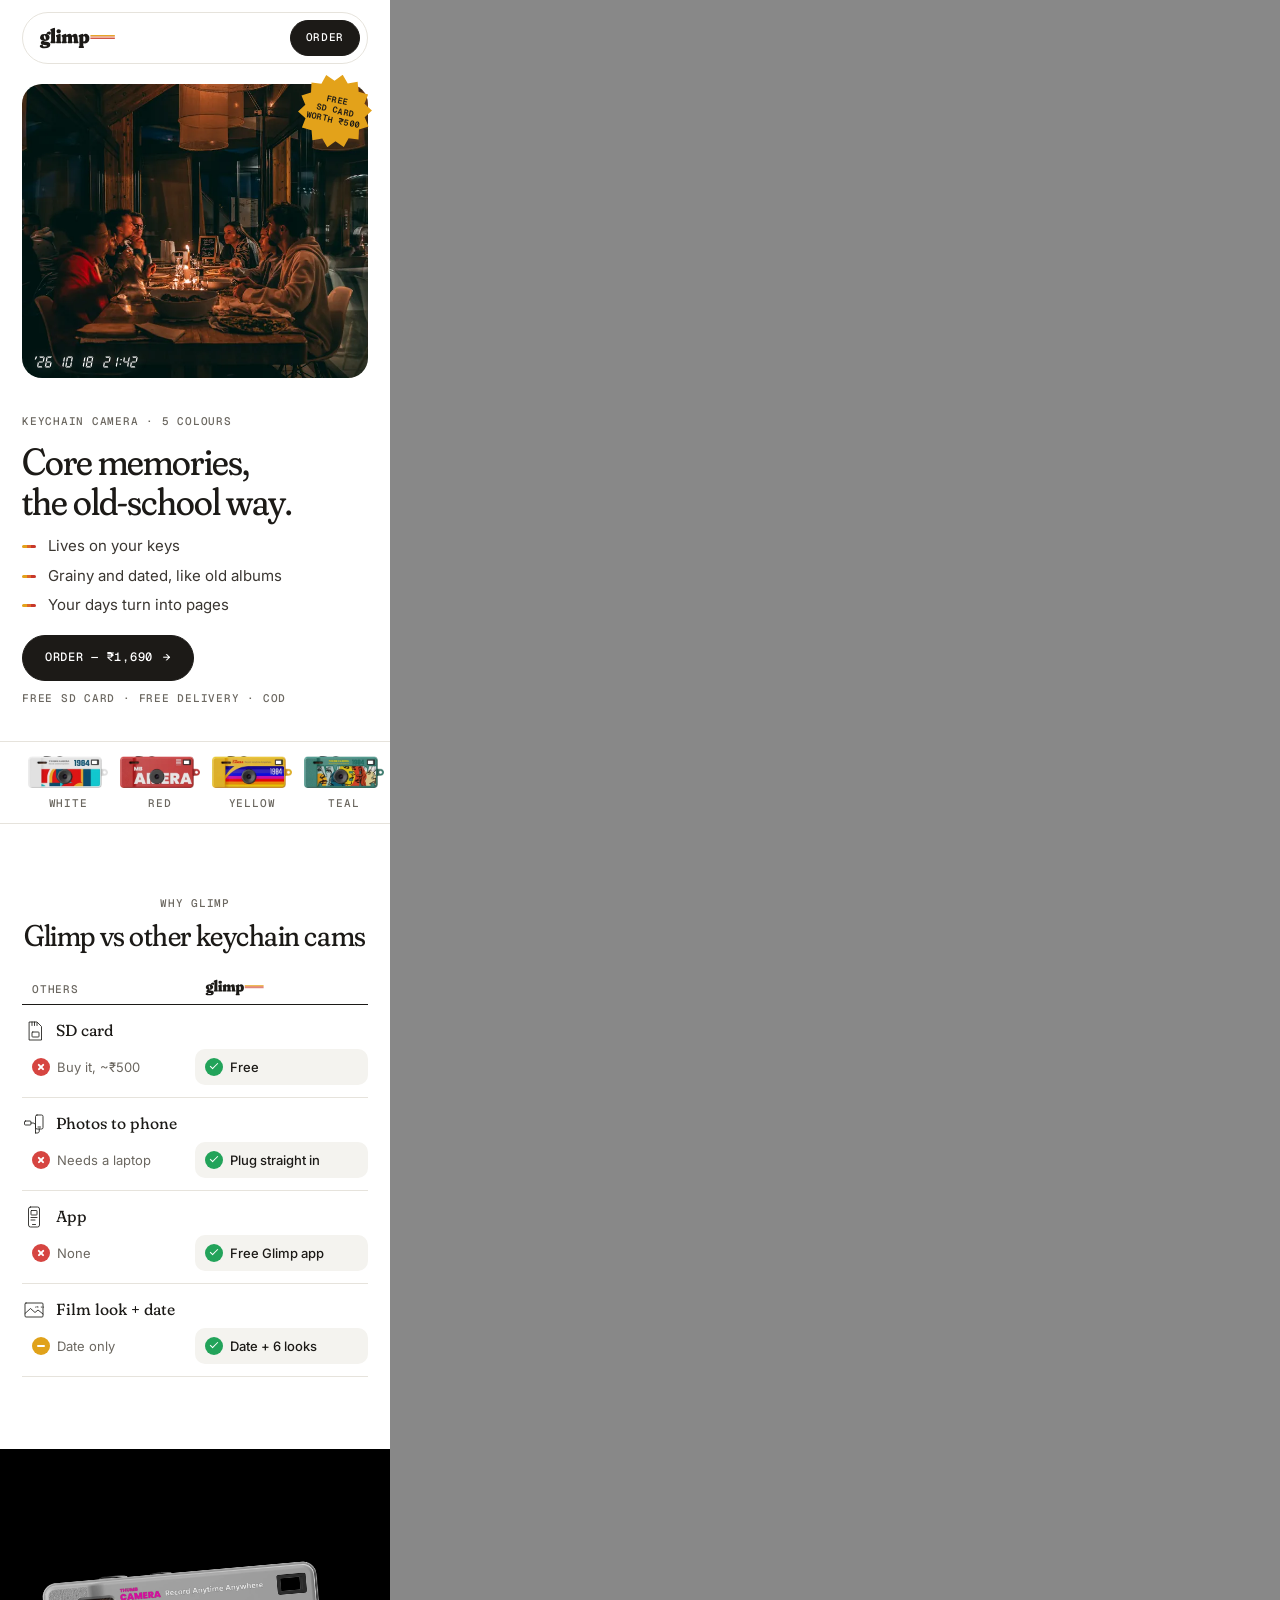
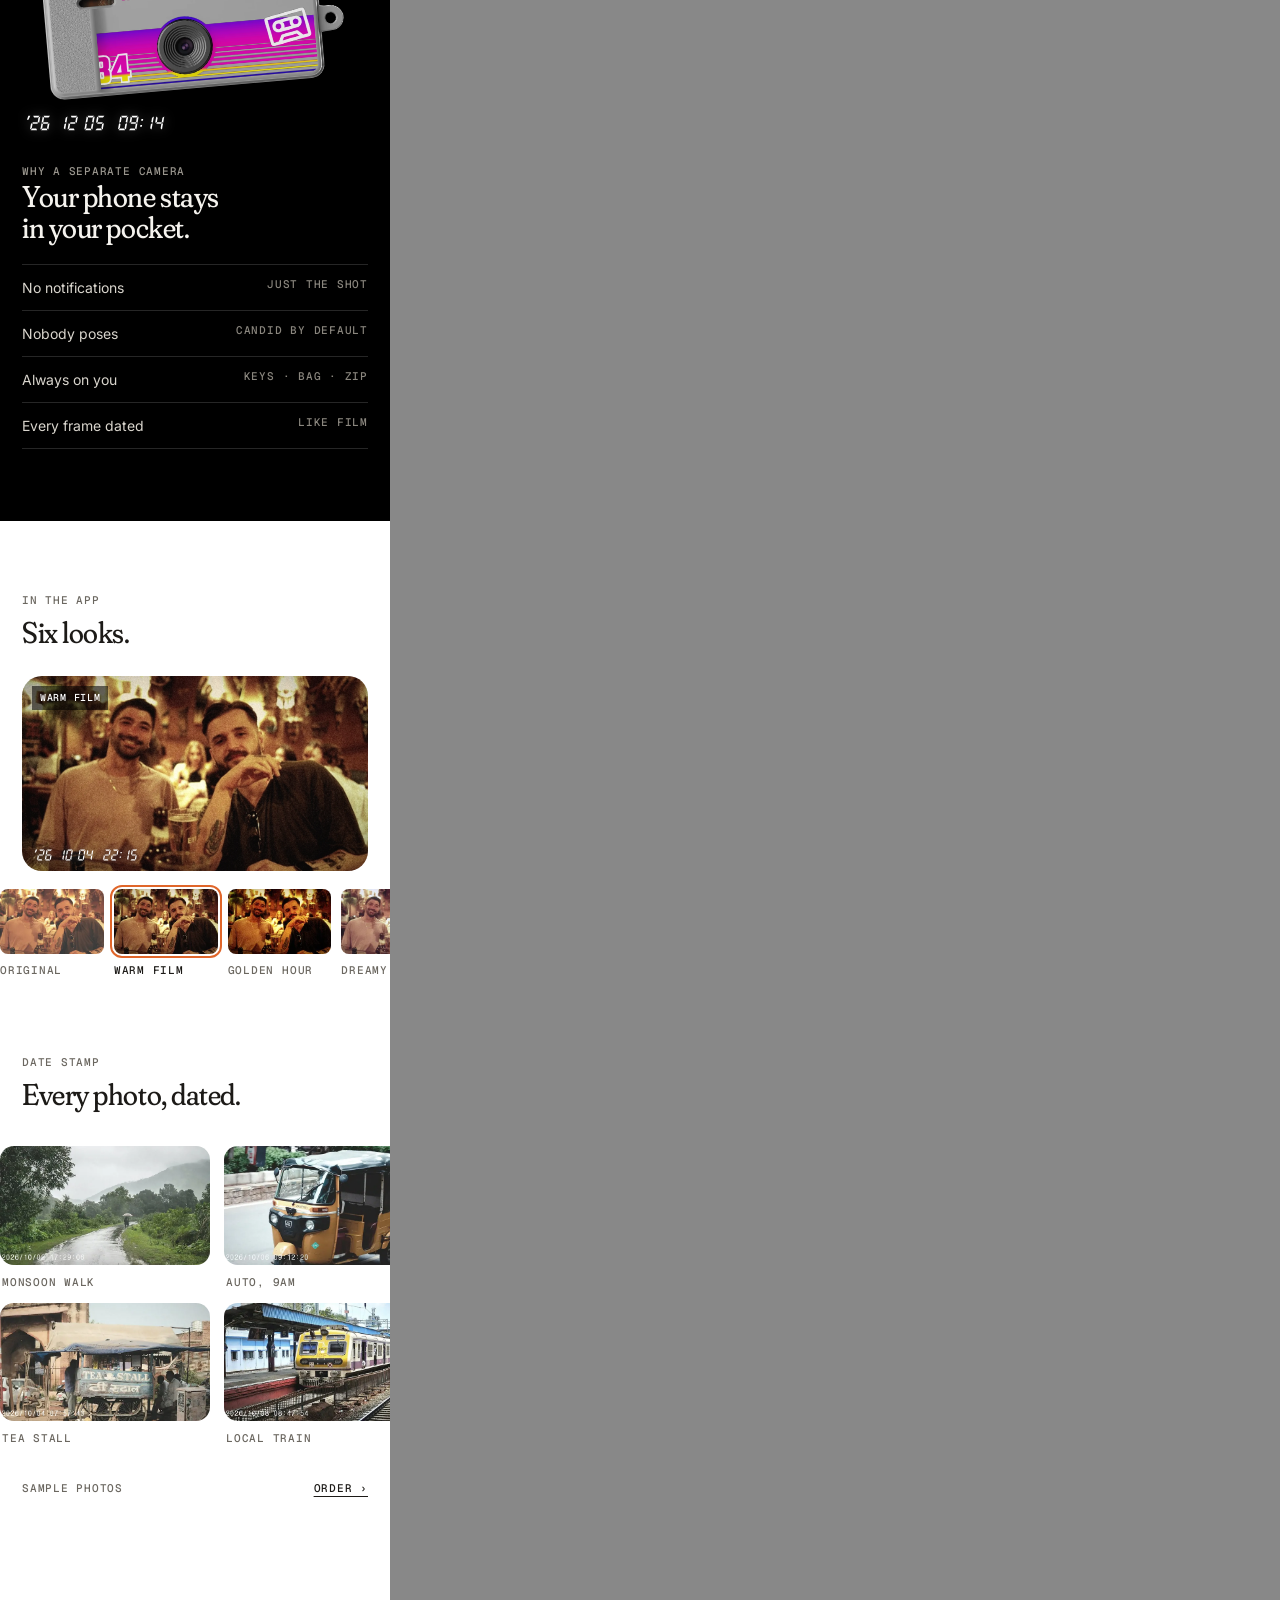
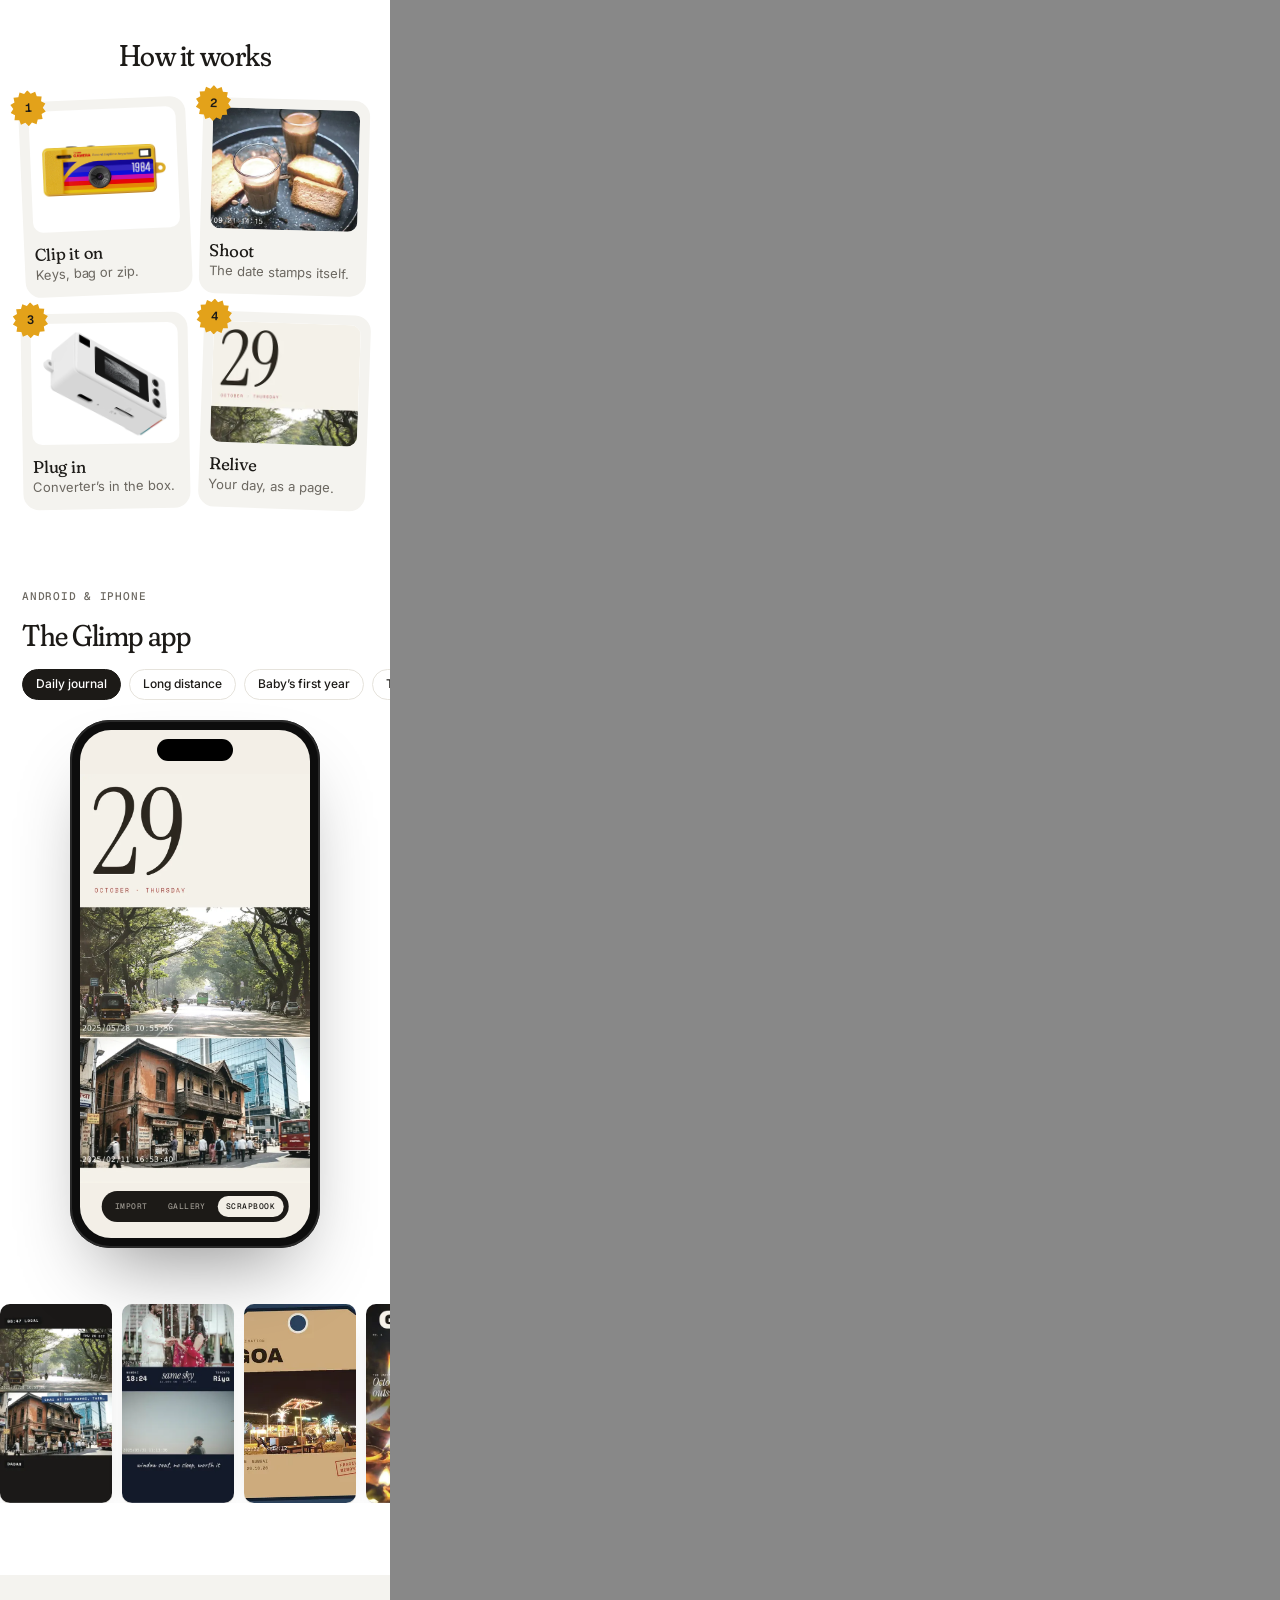
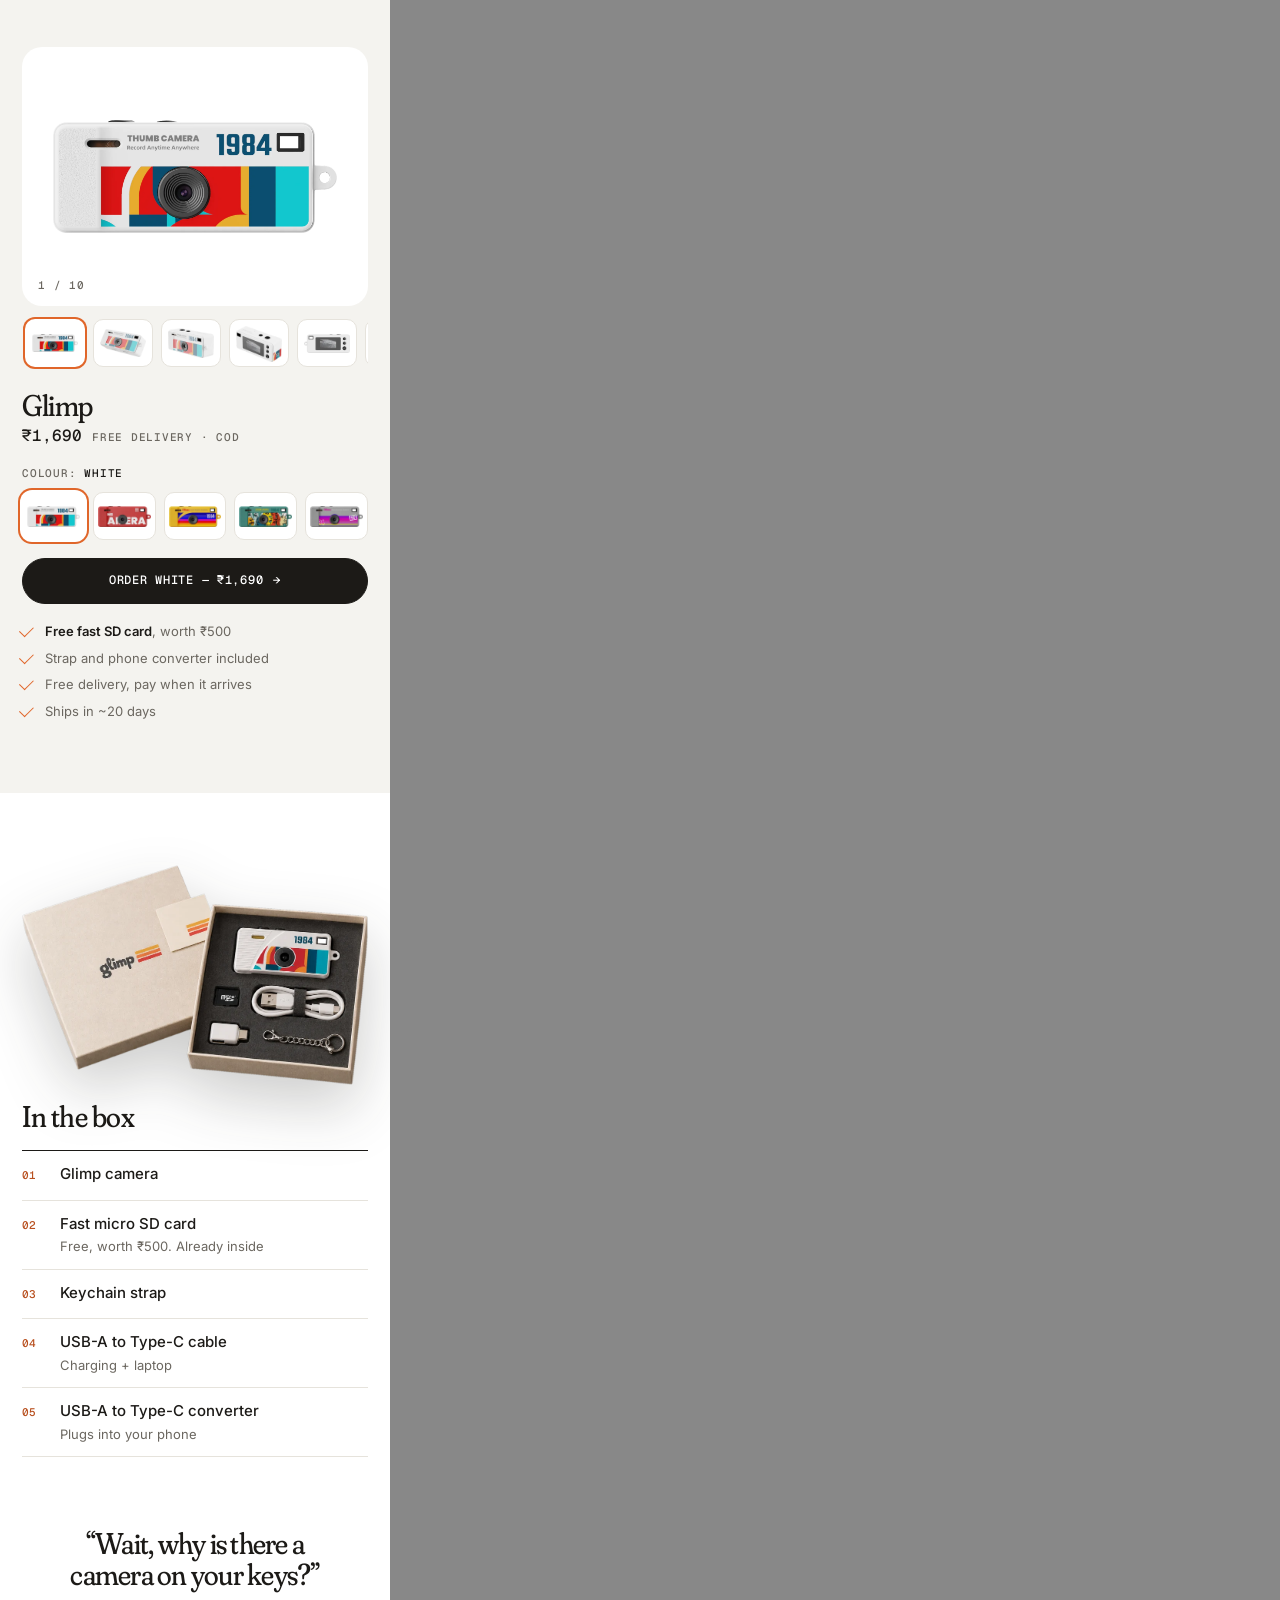
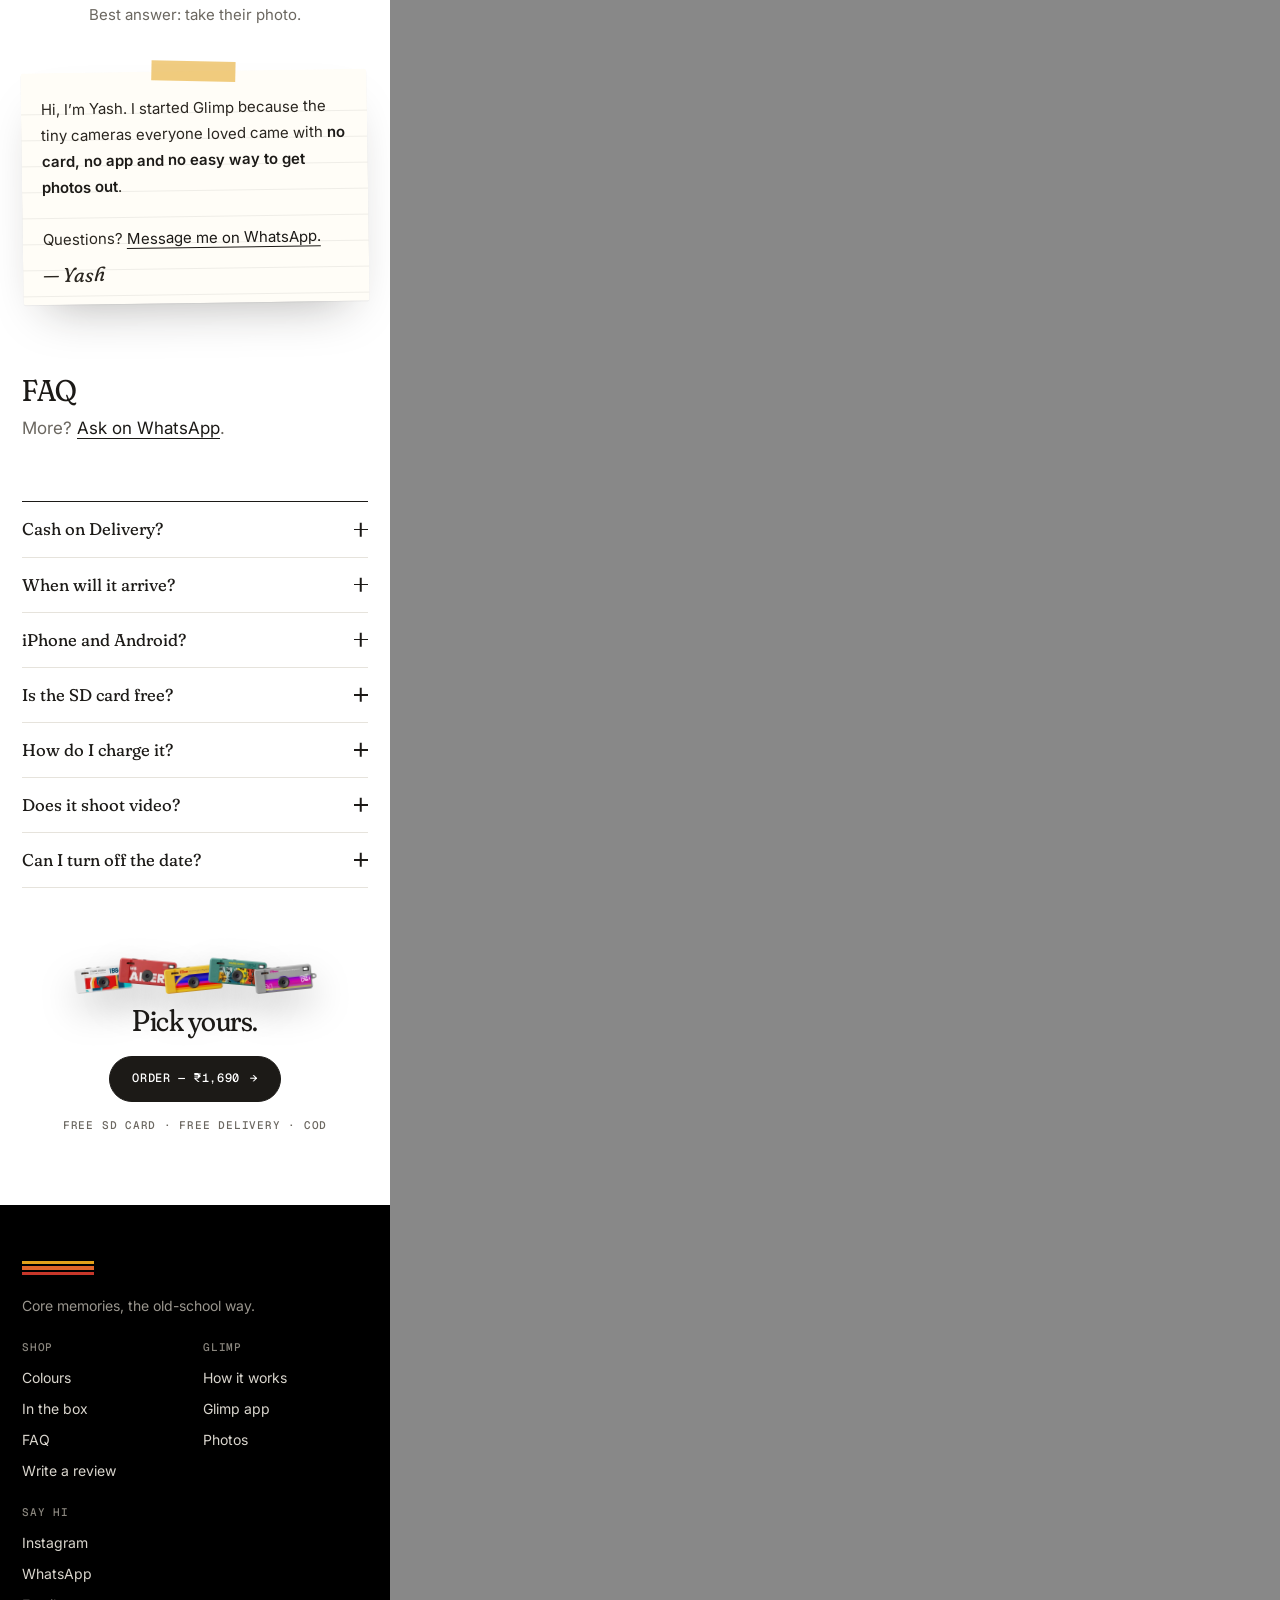
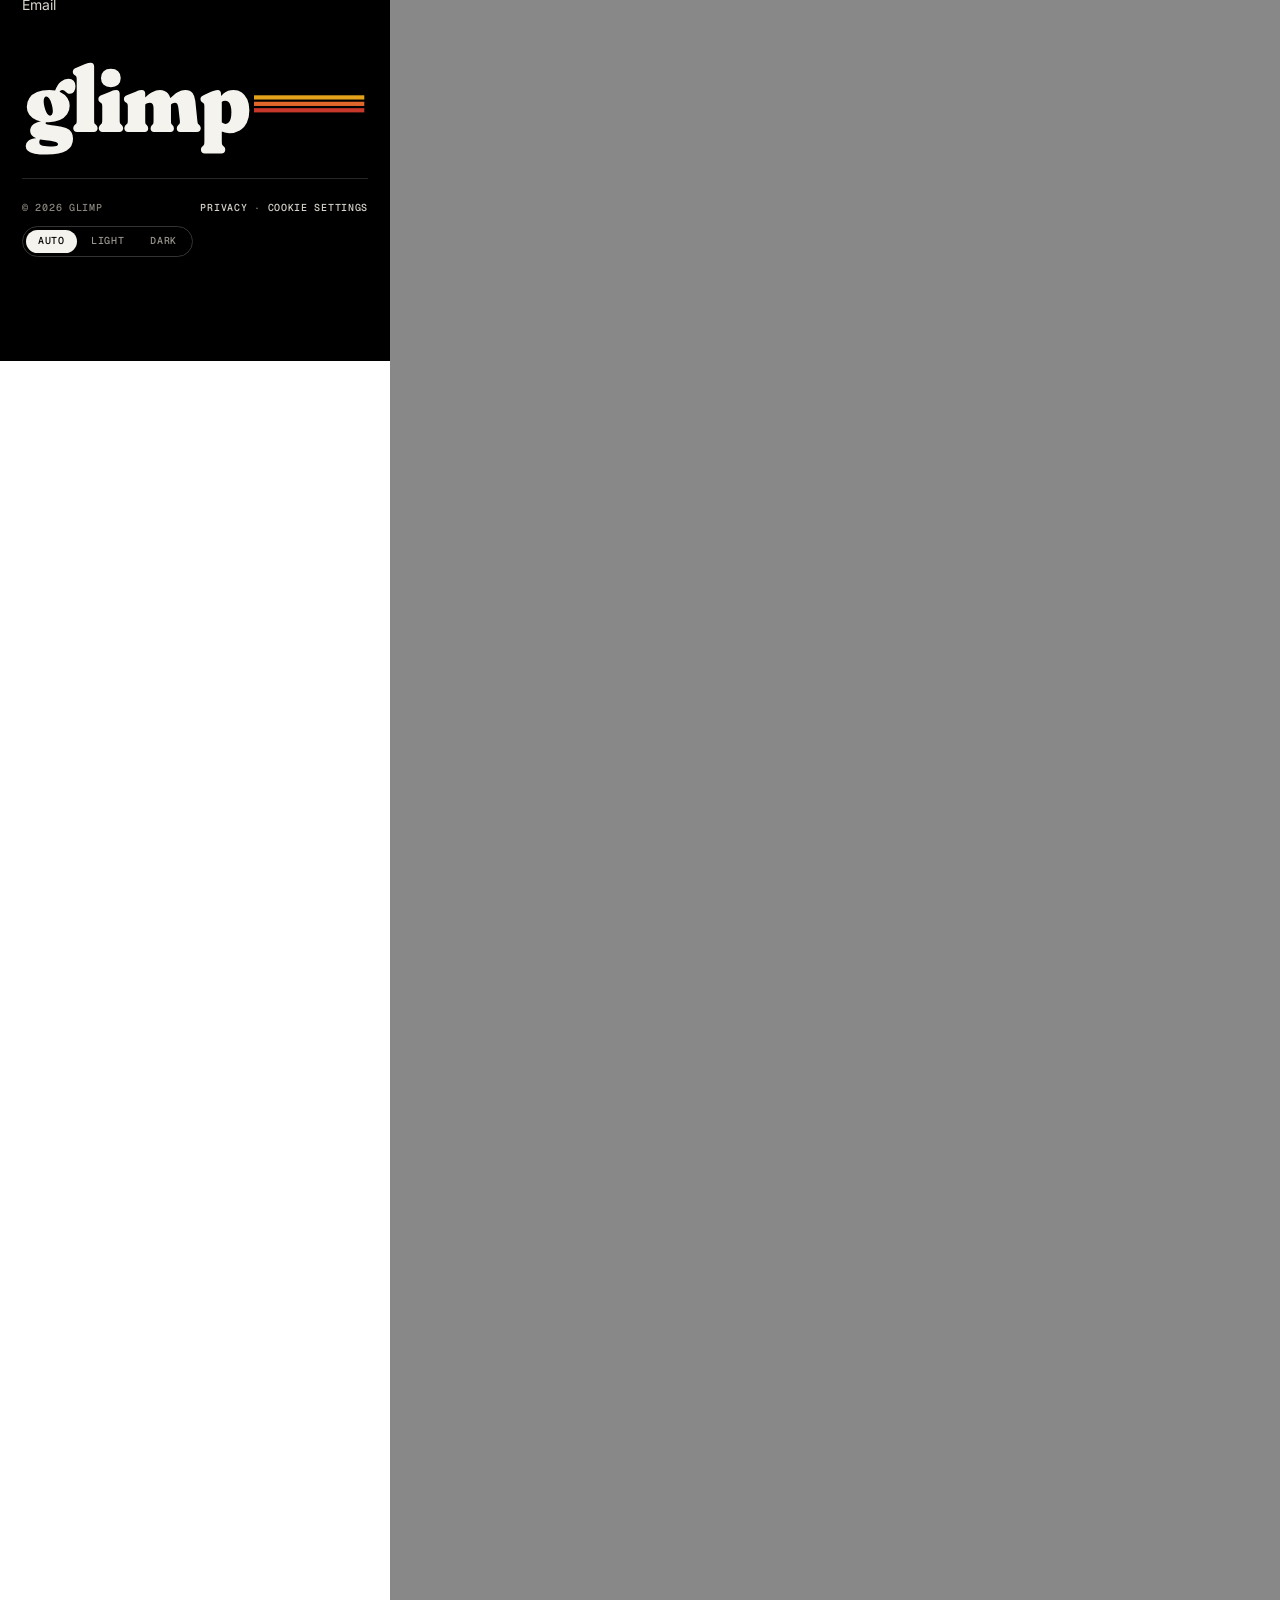
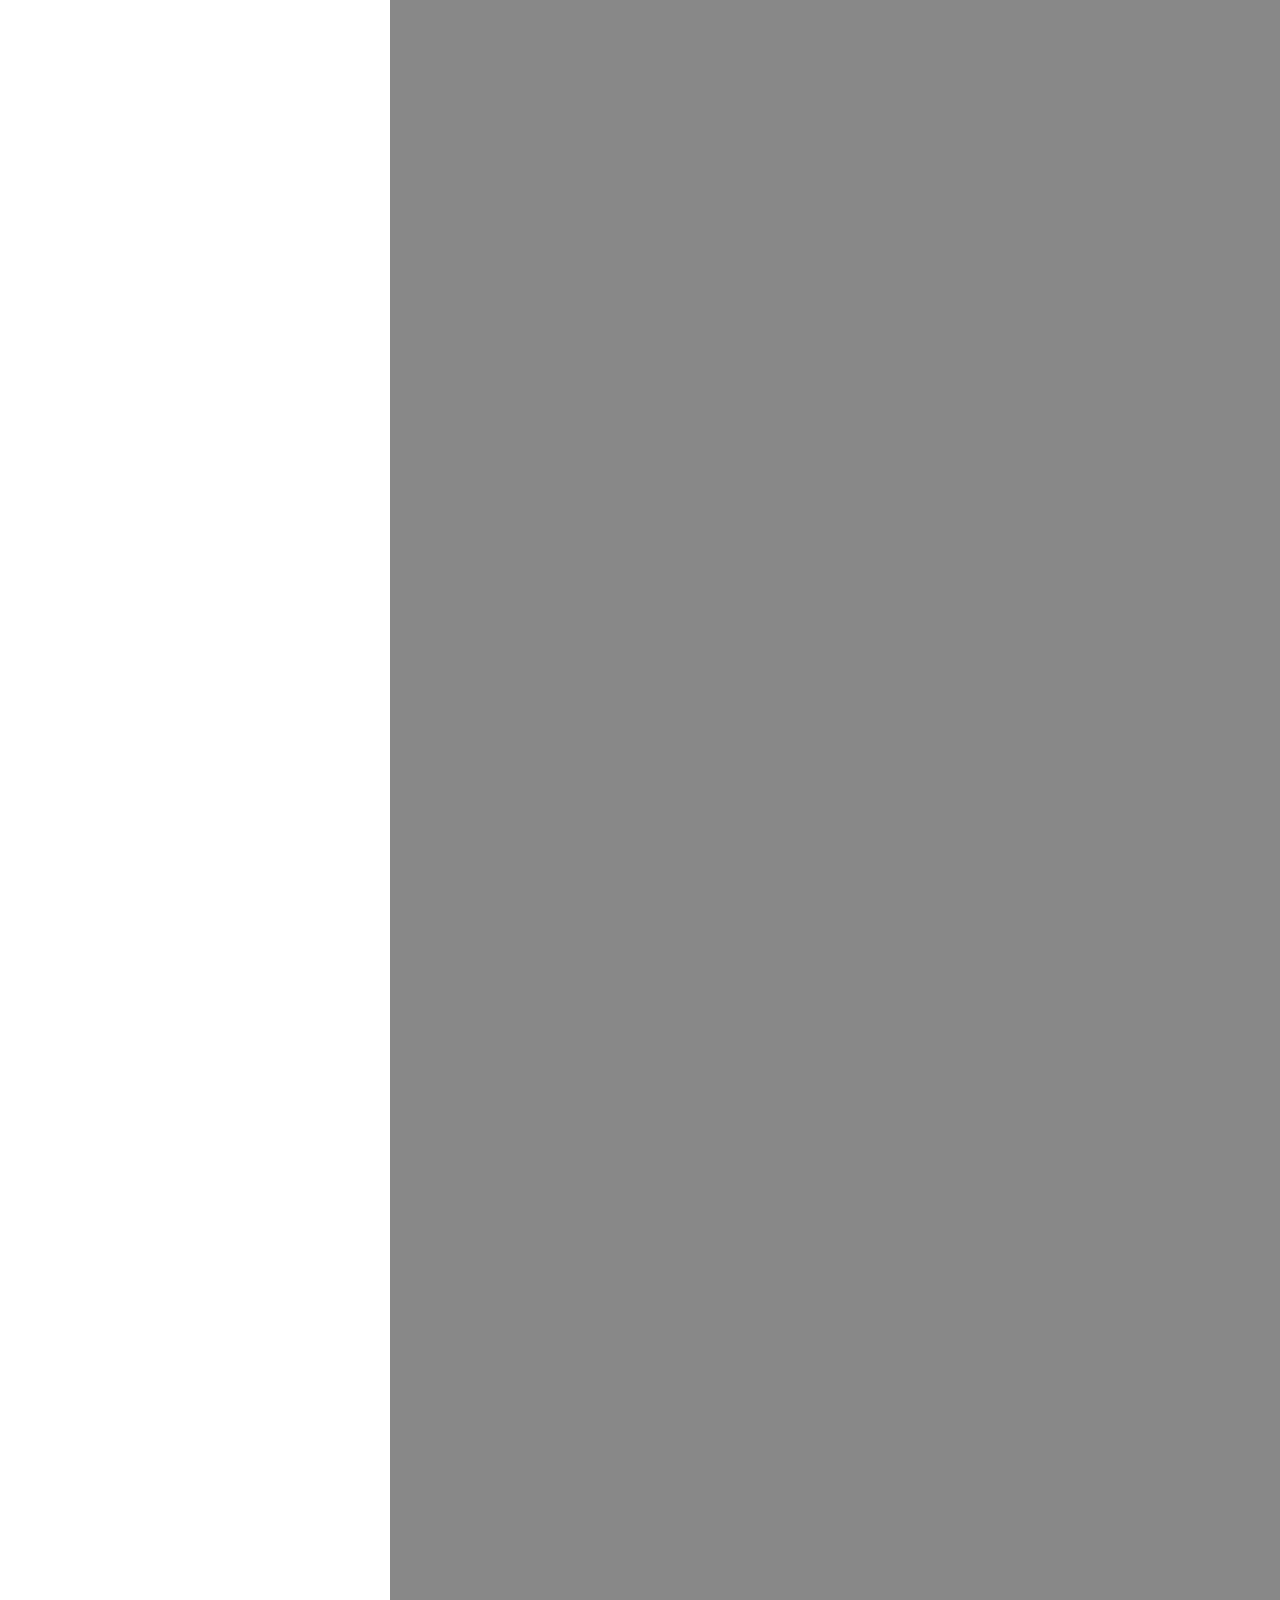
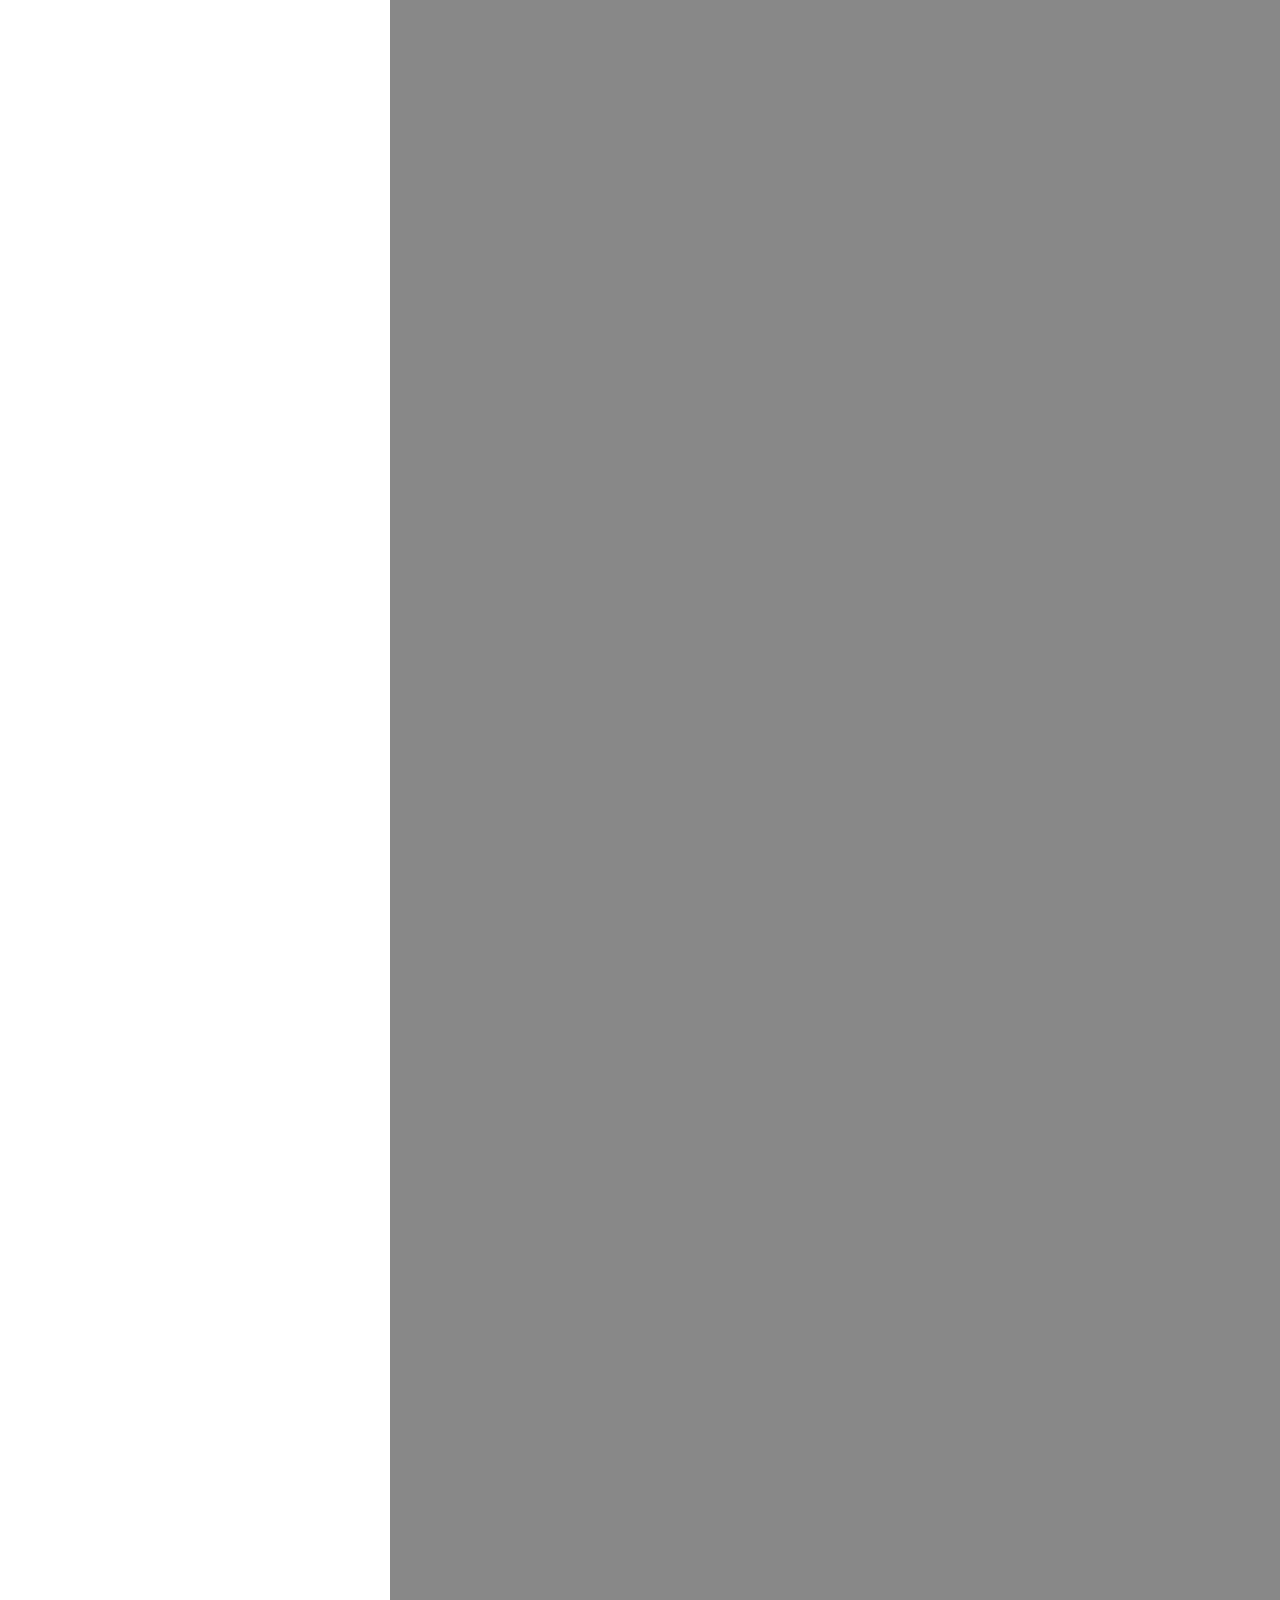
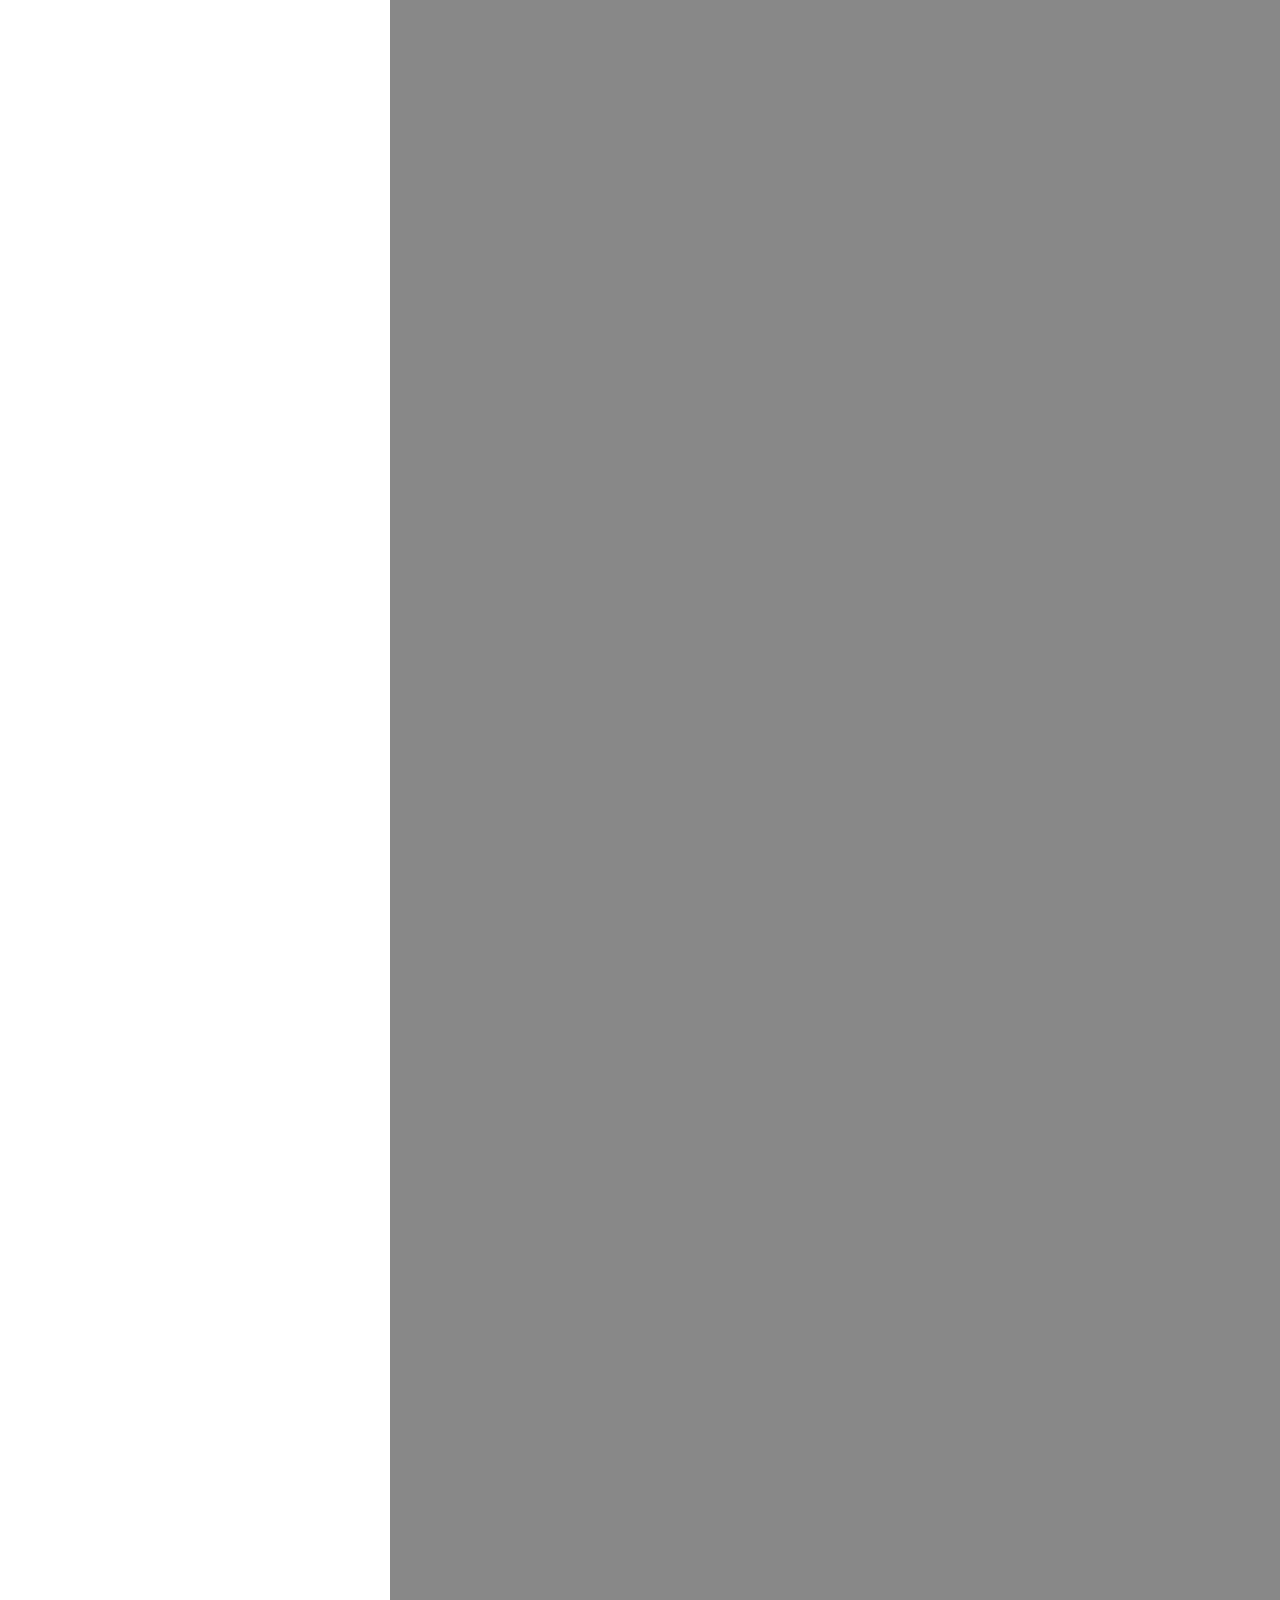
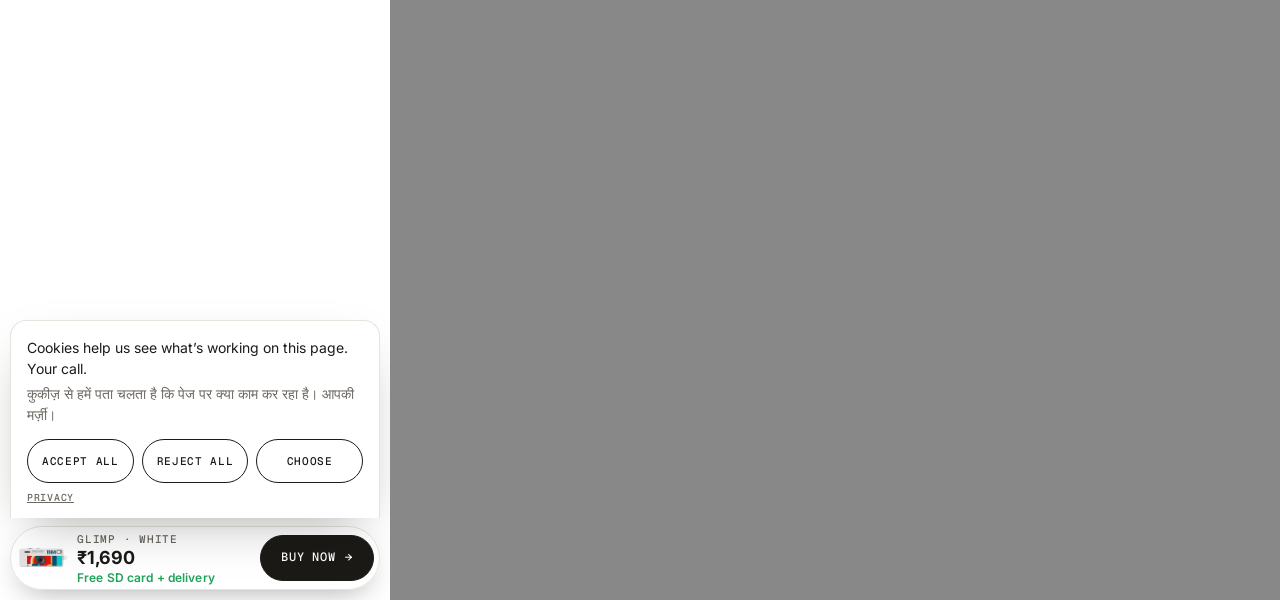
<file: tools/mobile-check.html>
<!doctype html><meta charset="utf-8"><title>Mobile check</title><style>body{margin:0;background:#888}iframe{border:0;display:block;background:#fff}</style>
<iframe src="../index.html" width="390" height="15000"></iframe>
</file>
<file: styles.css>
/* Glimp — site styles. Tokens: Glimp_Website_Reference/README.md §4 and §8.
   Stripe colours from glimp-brand/svg/glimp-wordmark-on-light.svg. */

:root {
  --bg: #ffffff;
  --surface: #f4f3ef;
  --well: #ffffff;
  --ink: #1c1a17;
  --ink-soft: #3a3631;
  --muted: #6b6760;
  --line: #e6e3dc;
  --stripe-1: #e3a21a;
  --stripe-2: #e0662a;
  --stripe-3: #c7372a;
  --accent-text: #b8501f;
  --ok: #1c1a17;
  --yes: #22a35a;
  --no: #d64541;
  --partly: #e0a21a;

  --font-display: "Fraunces", Georgia, "Times New Roman", serif;
  --font-body: "Inter", system-ui, -apple-system, "Segoe UI", sans-serif;
  --font-mono: "Geist Mono", ui-monospace, "SFMono-Regular", Menlo, monospace;

  --fs-hero: clamp(2.75rem, 6.4vw, 5.25rem);
  --fs-h2: clamp(2.125rem, 4.4vw, 3.5rem);
  --fs-h3: clamp(1.375rem, 2vw, 1.75rem);
  --fs-body: 1.0625rem;
  --fs-small: 0.9375rem;
  --fs-label: 0.75rem;
  --lh-tight: 1.04;
  --lh-body: 1.55;
  --track-label: 0.07em;

  --r-card: 20px;
  --r-photo: 14px;
  --r-pill: 999px;

  --space-section: clamp(80px, 11vw, 150px);
  --gutter: clamp(22px, 4vw, 40px);
  --max: 1200px;
  --ease: cubic-bezier(.2, .7, .2, 1);
  color-scheme: light;
}
@media (prefers-color-scheme: dark) {
  :root:not([data-theme="light"]) {
    --bg: #000000; --surface: #111111; --ink: #f5f3ee; --ink-soft: #d9d5cd; --muted: #9a968e; --line: #262626;
    --accent-text: #f08a4b; --ok: #f5f3ee; --yes: #2fb86a; --no: #e5534b; --partly: #e3a21a; color-scheme: dark;
  }
}
:root[data-theme="dark"] {
  --bg: #000000; --surface: #111111; --ink: #f5f3ee; --ink-soft: #d9d5cd; --muted: #9a968e; --line: #262626;
  --accent-text: #f08a4b; --ok: #f5f3ee; --yes: #2fb86a; --no: #e5534b; --partly: #e3a21a; color-scheme: dark;
}

/* ---------- base ---------- */
*, *::before, *::after { box-sizing: border-box; }
html { -webkit-text-size-adjust: 100%; scroll-behavior: smooth; scroll-padding-top: 90px; }
body {
  margin: 0; background: var(--bg); color: var(--ink);
  font: 400 var(--fs-body)/var(--lh-body) var(--font-body);
  -webkit-font-smoothing: antialiased; text-rendering: optimizeLegibility; overflow-x: hidden;
}
img { display: block; max-width: 100%; height: auto; }
a { color: inherit; }
button { font: inherit; color: inherit; }
p { margin: 0 0 1em; }
p:last-child { margin-bottom: 0; }
strong { font-weight: 600; color: var(--ink); }
::selection { background: var(--stripe-1); color: #1c1a17; }
:focus-visible { outline: 2px solid var(--stripe-2); outline-offset: 2px; border-radius: 4px; }

.wrap { width: 100%; max-width: calc(var(--max) + 2 * var(--gutter)); margin: 0 auto; padding: 0 var(--gutter); }
.section { padding: var(--space-section) 0; }
.visually-hidden { position: absolute !important; width: 1px; height: 1px; overflow: hidden; clip: rect(0 0 0 0); white-space: nowrap; }

/* ---------- type ---------- */
h1, h2, h3 {
  font-family: var(--font-display); font-weight: 400;
  font-variation-settings: "SOFT" 100, "WONK" 0, "opsz" 96;
  letter-spacing: -0.015em; line-height: var(--lh-tight); margin: 0; text-wrap: balance;
}
h1 { font-size: var(--fs-hero); letter-spacing: -0.025em; }
h2 { font-size: var(--fs-h2); }
h3 { font-size: var(--fs-h3); line-height: 1.12; font-variation-settings: "SOFT" 100, "WONK" 0, "opsz" 36; }
.label { font: 500 var(--fs-label)/1.3 var(--font-mono); text-transform: uppercase; letter-spacing: var(--track-label); color: var(--muted); }
.lede { font-size: clamp(1.0625rem, 1.4vw, 1.1875rem); color: var(--muted); max-width: 34em; }
.lede a { color: var(--ink); text-underline-offset: 4px; }
.head { display: grid; gap: 14px; margin-bottom: clamp(36px, 5vw, 64px); }
.head.center { text-align: center; justify-items: center; }
.stripes { display: block; width: 72px; height: 14px;
  background: linear-gradient(var(--stripe-1) 0 22%, transparent 0 39%, var(--stripe-2) 0 61%, transparent 0 78%, var(--stripe-3) 0); }

/* ---------- buttons ---------- */
.btn {
  --pad-y: 15px;
  display: inline-flex; align-items: center; gap: 10px; min-height: 48px;
  padding: calc(var(--pad-y) - 1px) 26px calc(var(--pad-y) + 1px);
  border-radius: var(--r-pill); border: 1px solid var(--ink); background: var(--ink); color: var(--bg);
  font: 500 0.8125rem/1 var(--font-mono); text-transform: uppercase; letter-spacing: 0.06em;
  text-decoration: none; cursor: pointer; white-space: nowrap; transition: background .2s, color .2s, border-color .2s;
}
.btn .arr { display: inline-block; transition: transform .25s var(--ease); }
.btn:hover .arr { transform: translateX(4px); }
.btn:hover { background: var(--ink-soft); border-color: var(--ink-soft); }
.btn.ghost { background: transparent; color: var(--ink); }
.btn.ghost:hover { background: var(--ink); color: var(--bg); }
.btn.block { width: 100%; justify-content: center; }
.btn[disabled] { opacity: .6; cursor: progress; }
.link-mono {
  font: 500 var(--fs-label)/1.3 var(--font-mono); text-transform: uppercase; letter-spacing: var(--track-label);
  color: var(--ink); text-decoration: underline; text-decoration-thickness: 1px; text-underline-offset: 4px; transition: text-underline-offset .2s;
}
.link-mono:hover { text-underline-offset: 7px; }

/* ---------- nav ---------- */
.nav { position: sticky; top: 12px; z-index: 50; margin: 12px var(--gutter) 0; display: flex; justify-content: center; pointer-events: none; }
.nav-inner {
  pointer-events: auto; width: 100%; max-width: var(--max); display: flex; align-items: center; gap: 20px; padding: 9px 9px 9px 22px;
  background: color-mix(in srgb, var(--bg) 86%, transparent); -webkit-backdrop-filter: saturate(1.4) blur(14px); backdrop-filter: saturate(1.4) blur(14px);
  border: 1px solid var(--line); border-radius: var(--r-pill);
}
.logo { display: inline-flex; color: var(--ink); text-decoration: none; }
.logo svg { height: 26px; width: auto; display: block; }
.nav-links { display: flex; gap: 26px; margin: 0 auto; padding: 0; list-style: none; }
.nav-links a { font: 500 var(--fs-label)/1 var(--font-mono); text-transform: uppercase; letter-spacing: var(--track-label); text-decoration: none; color: var(--ink-soft); padding: 8px 0; text-underline-offset: 6px; }
.nav-links a:hover { text-decoration: underline; text-decoration-color: var(--stripe-2); }
.nav .btn { min-height: 40px; --pad-y: 11px; padding-left: 18px; padding-right: 18px; font-size: 0.75rem; }
@media (max-width: 880px) { .nav-links { display: none; } .nav-inner { justify-content: space-between; padding-left: 18px; } }
@media (max-width: 400px) { .nav .btn .long { display: none; } }

/* ---------- hero ---------- */
.hero { padding: clamp(36px, 6vw, 72px) 0 clamp(40px, 6vw, 80px); }
.hero-grid { display: grid; grid-template-columns: 5fr 7fr; gap: clamp(28px, 5vw, 72px); align-items: center; }
.hero-copy { display: grid; gap: 22px; justify-items: start; }
.hero-points { list-style: none; margin: 4px 0 6px; padding: 0; display: grid; gap: 10px; font-size: clamp(1.0625rem, 1.5vw, 1.1875rem); color: var(--ink-soft); }
.hero-points li { display: flex; align-items: center; gap: 12px; }
.hero-points li::before { content: ""; width: 18px; height: 3px; flex: 0 0 auto; background: linear-gradient(90deg, var(--stripe-1) 33%, var(--stripe-2) 0 66%, var(--stripe-3) 0); border-radius: 2px; }
.hero-actions { display: flex; flex-wrap: wrap; align-items: center; gap: 14px 22px; }
.hero-visual { position: relative; }
.hero-photo { position: relative; border-radius: var(--r-card); overflow: hidden; aspect-ratio: 16 / 11; background: var(--surface); }
.hero-photo img { width: 100%; height: 100%; object-fit: cover; object-position: 55% 60%; }
.credit { position: absolute; right: 14px; bottom: 12px; font: 500 10px/1 var(--font-mono); letter-spacing: .06em; text-transform: uppercase; color: rgba(255,255,255,.82); text-shadow: 0 1px 4px rgba(0,0,0,.4); }
.burst-tag { position: absolute; right: -14px; top: -18px; width: 104px; height: 104px; display: grid; place-items: center; text-align: center; transform: rotate(12deg); color: #1c1a17; font: 600 11px/1.15 var(--font-mono); text-transform: uppercase; letter-spacing: .06em; }
.burst-tag svg { position: absolute; inset: 0; width: 100%; height: 100%; }
.burst-tag span { position: relative; }
@media (max-width: 880px) {
  .hero-grid { grid-template-columns: 1fr; }
  .hero-visual { order: -1; margin-bottom: 34px; }
  .hero-photo { aspect-ratio: 4 / 3.4; }
    .burst-tag { right: -6px; top: -14px; width: 86px; height: 86px; font-size: 9.5px; }
  .hero-copy { gap: 18px; }
}

/* ---------- colour strip ---------- */
.strip { border-top: 1px solid var(--line); border-bottom: 1px solid var(--line); overflow-x: auto; scrollbar-width: none; }
.strip::-webkit-scrollbar { display: none; }
.strip-track { display: grid; grid-template-columns: repeat(5, minmax(110px, 1fr)); max-width: calc(var(--max) + 2 * var(--gutter)); margin: 0 auto; padding: 0 var(--gutter); }
.chip { display: grid; justify-items: center; gap: 8px; padding: 18px 8px 16px; text-decoration: none; transition: transform .3s var(--ease); }
.chip img { width: 100%; max-width: 132px; transition: transform .3s var(--ease); }
.chip:hover img { transform: translateY(-4px) rotate(-3deg); }
.chip:hover .label { color: var(--ink); }
@media (max-width: 720px) { .strip-track { grid-template-columns: repeat(5, 104px); width: max-content; } }

/* ---------- comparison ---------- */
.vs { max-width: 760px; margin: 0 auto; }
.vs-row { display: grid; grid-template-columns: 1.1fr 1fr 1fr; align-items: stretch; border-bottom: 1px solid var(--line); }
.vs-headrow { border-bottom: 1px solid var(--ink); padding-bottom: 8px; align-items: end; }
.vs-headrow > * { padding-left: 14px; }
.vs-headrow > :nth-child(2) { grid-column: 2; }
.vs-us { display: flex; color: var(--ink); }
.vs-logo { height: 20px; width: auto; }
.vs-what { display: flex; align-items: center; gap: 12px; padding: 14px 0; font: 400 1.125rem/1.2 var(--font-display); font-variation-settings: "SOFT" 100, "opsz" 36; }
.vs-what svg { width: 30px; height: 30px; flex: 0 0 auto; fill: none; stroke: var(--ink); stroke-width: 1.7; stroke-linecap: round; stroke-linejoin: round; }
.vs-them, .vs-glimp { display: flex; align-items: center; gap: 9px; padding: 14px; font-size: var(--fs-small); line-height: 1.3; }
.vs-them { color: var(--muted); }
.vs-glimp { background: var(--surface); color: var(--ink); font-weight: 500; }
.vs-row:last-child .vs-glimp { border-radius: 0 0 12px 12px; }
.vs .ok, .vs .x, .vs .half { width: 18px; height: 18px; flex: 0 0 18px; border-radius: 50%; position: relative; display: block; }
.vs .ok { background: var(--yes); }
.vs .ok::after { content: ""; position: absolute; left: 5px; top: 5px; width: 8px; height: 4px; border-left: 1.8px solid #fff; border-bottom: 1.8px solid #fff; transform: rotate(-45deg); }
.vs .x { background: var(--no); }
.vs .x::before, .vs .x::after { content: ""; position: absolute; left: 5px; right: 5px; top: 50%; height: 1.8px; margin-top: -.9px; background: #fff; border-radius: 1px; transform: rotate(45deg); }
.vs .x::after { transform: rotate(-45deg); }
.vs .half { background: var(--partly); }
.vs .half::after { content: ""; position: absolute; left: 5px; right: 5px; top: 50%; height: 1.8px; margin-top: -.9px; background: #fff; border-radius: 1px; }
@media (max-width: 600px) {
  .vs-row { grid-template-columns: 1fr 1fr; }
  .vs-what { grid-column: 1 / -1; padding: 14px 0 6px; font-size: 1rem; gap: 10px; }
  .vs-what svg { width: 24px; height: 24px; }
  .vs-headrow { grid-template-columns: 1fr 1fr; }
  .vs-headrow > :first-child { display: none; }
  .vs-headrow > :nth-child(2) { grid-column: 1; }
  .vs-headrow > * { padding-left: 10px; }
  .vs-them, .vs-glimp { padding: 9px 10px; gap: 7px; font-size: 0.8125rem; margin-bottom: 12px; }
  .vs-glimp { border-radius: 10px; }
  .vs-row:last-child .vs-glimp { border-radius: 10px; }
  .vs-logo { height: 17px; }
}

/* ---------- keys band (dark) ---------- */
.band-dark { background: #000; color: #f5f3ee; --ink: #f5f3ee; --muted: #9a968e; --line: #262626; --bg: #000; }
.keys { display: grid; grid-template-columns: 1fr 1fr; gap: clamp(32px, 6vw, 80px); align-items: center; }
.keys-visual { position: relative; aspect-ratio: 16 / 10; display: grid; place-items: center; background: transparent; }
.photo-stamp { position: absolute; left: 16px; bottom: 14px; z-index: 2; height: 17px; pointer-events: none;
  filter: drop-shadow(0 0 4px rgba(255,255,255,.3)) drop-shadow(0 1px 2px rgba(0,0,0,.55)); }
.photo-stamp svg { height: 100%; width: auto; display: block; overflow: visible; }
@media (max-width: 560px) { .photo-stamp { height: 12px; left: 12px; bottom: 10px; } }
.cam-stamp { position: absolute; left: 4px; bottom: 6px; height: 22px; filter: drop-shadow(0 0 6px rgba(255,255,255,.35)); }
.cam-stamp svg { height: 100%; width: auto; display: block; overflow: visible; }
.keys-visual img { width: 86%; transform: rotate(-5deg); }
.keys-visual img.full { width: 100%; height: 100%; object-fit: cover; transform: none; filter: none; }
.spec { list-style: none; margin: 30px 0 0; padding: 0; border-top: 1px solid #262626; }
.spec li { display: flex; justify-content: space-between; gap: 16px; padding: 15px 0; border-bottom: 1px solid #262626; font-size: var(--fs-small); color: #d9d5cd; }
.spec .label { color: #8a867e; }
@media (max-width: 880px) { .keys { grid-template-columns: 1fr; } }

/* ---------- looks ---------- */
.looks-stage { position: relative; border-radius: var(--r-card); overflow: hidden; aspect-ratio: 16 / 9; background: var(--surface); }
.looks-stage img { position: absolute; inset: 0; width: 100%; height: 100%; object-fit: cover; transition: opacity .35s ease; }
.looks-stage .now { position: absolute; left: 16px; top: 14px; z-index: 2; background: rgba(0,0,0,.55); color: #fff; padding: 7px 11px 8px; }
.looks-row { display: grid; grid-template-columns: repeat(7, 1fr); gap: 12px; margin-top: 14px; }
.look { appearance: none; border: 0; background: none; padding: 0; cursor: pointer; text-align: left; }
.look img { width: 100%; aspect-ratio: 16 / 10; object-fit: cover; border-radius: 8px; outline: 2px solid transparent; outline-offset: 2px; transition: outline-color .2s; }
.look .label { display: block; margin-top: 9px; white-space: nowrap; overflow: hidden; text-overflow: ellipsis; }
.look:hover .label, .look[aria-pressed="true"] .label { color: var(--ink); }
.look[aria-pressed="true"] img { outline-color: var(--stripe-2); }
.note { margin-top: 16px; font: 500 var(--fs-label)/1.3 var(--font-mono); text-transform: uppercase; letter-spacing: var(--track-label); color: var(--muted); }
@media (max-width: 720px) {
  .looks-row { display: flex; overflow-x: auto; scroll-snap-type: x mandatory; margin: 14px calc(-1 * var(--gutter)) 0; padding: 4px var(--gutter) 6px; gap: 10px; scrollbar-width: none; }
  .looks-row::-webkit-scrollbar { display: none; }
  .look { flex: 0 0 34%; scroll-snap-align: start; }
}

/* ---------- photo wall ---------- */
.wall { overflow: hidden; display: grid; gap: 14px; padding: 8px 0; }
.wall-track { display: flex; gap: 14px; width: max-content; animation: tick var(--dur, 80s) linear infinite; }
.wall-track.rev { animation-direction: reverse; }
.wall:hover .wall-track, .wall:focus-within .wall-track { animation-play-state: paused; }
.shot { margin: 0; width: clamp(240px, 26vw, 360px); flex: 0 0 auto; }
.shot .ph { border-radius: var(--r-photo); overflow: hidden; aspect-ratio: 16 / 9; background: var(--surface); }
.shot img { width: 100%; height: 100%; object-fit: cover; }
.shot figcaption { padding: 10px 2px 0; }
@keyframes tick { to { transform: translateX(-50%); } }
.wall-foot { display: flex; justify-content: space-between; align-items: center; gap: 16px; margin-top: 28px; }

/* ---------- how it works ---------- */
.steps { display: grid; grid-template-columns: repeat(4, 1fr); gap: clamp(14px, 2vw, 24px); list-style: none; margin: 0; padding: 0; }
.step { position: relative; background: var(--surface); border-radius: var(--r-card); padding: 16px 16px 22px; transform: rotate(var(--rot, 0deg)); transition: transform .4s var(--ease); }
.step:hover { transform: rotate(0deg) translateY(-4px); }
.step:nth-child(1) { --rot: -2.5deg; } .step:nth-child(2) { --rot: 1.5deg; margin-top: 18px; }
.step:nth-child(3) { --rot: -1deg; } .step:nth-child(4) { --rot: 2deg; margin-top: 14px; }
.step .pic { aspect-ratio: 4 / 3.3; border-radius: 12px; overflow: hidden; background: var(--well); display: grid; place-items: center; margin-bottom: 18px; }
.step .pic img { width: 100%; height: 100%; object-fit: cover; }
.step .pic img.contain { object-fit: contain; width: 84%; height: auto; }
.step h3 { margin-bottom: 6px; }
.step p { color: var(--muted); font-size: var(--fs-small); }
.badge { position: absolute; top: -14px; left: -10px; width: 46px; height: 46px; display: grid; place-items: center; color: #1c1a17; font: 600 0.875rem/1 var(--font-mono); z-index: 2; }
.badge svg { position: absolute; inset: 0; width: 100%; height: 100%; }
.badge span { position: relative; }
@media (max-width: 960px) { .steps { grid-template-columns: 1fr 1fr; row-gap: 32px; } .step:nth-child(n) { margin-top: 0; } }
@media (max-width: 420px) { .step { padding: 12px 12px 18px; } .step h3 { font-size: 1.25rem; } }

/* ---------- app ---------- */
.app-grid { display: grid; grid-template-columns: 6fr 5fr; gap: clamp(32px, 6vw, 96px); align-items: center; }
.uses { list-style: none; margin: 30px 0 0; padding: 0; border-top: 1px solid var(--line); }
.use button { width: 100%; display: grid; gap: 4px; text-align: left; padding: 16px 0 18px; border: 0; border-bottom: 1px solid var(--line); background: none; cursor: pointer; }
.use .t { font: 400 clamp(1.375rem, 2.2vw, 1.75rem)/1.1 var(--font-display); font-variation-settings: "SOFT" 100, "opsz" 36; color: var(--muted); transition: color .2s; }
.use .d { color: var(--muted); font-size: var(--fs-small); display: none; }
.use button:hover .t, .use button[aria-selected="true"] .t { color: var(--ink); }
.use button[aria-selected="true"] .d { display: block; }
.use button[aria-selected="true"] { border-bottom-color: var(--stripe-2); }
.phone-wrap { display: grid; place-items: center; padding: 24px 0; }
.phone { position: relative; width: min(330px, 76vw); aspect-ratio: 9 / 19; border-radius: 48px; padding: 12px; background: #0d0d0d; box-shadow: inset 0 0 0 2px #2a2a2a, 0 40px 80px -30px rgba(0,0,0,.45); }
.phone::before { content: ""; position: absolute; top: 24px; left: 50%; width: 92px; height: 26px; margin-left: -46px; border-radius: 20px; background: #000; z-index: 3; }
.screen { position: relative; width: 100%; height: 100%; border-radius: 37px; overflow: hidden; background: #f3efe7; }
.tpl-strip { margin-top: clamp(40px, 6vw, 72px); overflow: hidden; }
.tpl-track { display: flex; gap: 14px; width: max-content; animation: tick 70s linear infinite; }
.tpl-strip:hover .tpl-track { animation-play-state: paused; }
.tpl-track img { width: clamp(130px, 14vw, 180px); aspect-ratio: 9 / 16; object-fit: cover; object-position: top; border-radius: 10px; box-shadow: 0 1px 0 var(--line), 0 12px 24px -16px rgba(0,0,0,.35); }
.screen img { position: absolute; left: 0; right: 0; top: 54px; width: 100%; height: auto; transition: opacity .35s ease; }
.screen-tabs { position: absolute; left: 50%; bottom: 22px; transform: translateX(-50%); display: flex; gap: 4px; padding: 5px; border-radius: 999px; background: #1c1a17; z-index: 2; }
.screen-tabs span { font: 500 9px/1 var(--font-mono); letter-spacing: .06em; text-transform: uppercase; color: #9a968e; padding: 7px 10px 8px; border-radius: 999px; }
.screen-tabs span.on { background: #f3efe7; color: #1c1a17; }
@media (max-width: 880px) {
  .app-grid { grid-template-columns: 1fr; gap: 8px; }
  .app-grid > * { min-width: 0; }
  .uses { display: flex; gap: 8px; overflow-x: auto; border-top: 0; margin: 20px calc(-1 * var(--gutter)) 0; padding: 2px var(--gutter); scrollbar-width: none; }
  .uses::-webkit-scrollbar { display: none; }
  .use button { white-space: nowrap; border: 1px solid var(--line); border-radius: 999px; padding: 9px 15px 10px; }
  .use .t { font: 500 0.8125rem/1 var(--font-body); color: var(--ink); }
  .use .d { display: none !important; }
  .use button[aria-selected="true"] { background: var(--ink); border-color: var(--ink); }
  .use button[aria-selected="true"] .t { color: var(--bg); }
  .phone-wrap { padding-top: 10px; }
  .phone { width: min(290px, 74vw); }
}

/* ---------- shop ---------- */
.shop-band { background: var(--surface); }
.shop { display: grid; grid-template-columns: 7fr 5fr; gap: clamp(28px, 5vw, 72px); align-items: center; }
.gallery { min-width: 0; }
.gallery-main { position: relative; border-radius: var(--r-card); background: var(--well); aspect-ratio: 5 / 4; display: grid; place-items: center; overflow: hidden; touch-action: pan-y; user-select: none; }
.gallery-main img { width: 82%; max-height: 82%; object-fit: contain; transition: opacity .2s ease; pointer-events: none; }
.g-nav { position: absolute; top: 50%; width: 44px; height: 44px; margin-top: -22px; border-radius: 50%; border: 1px solid var(--line); background: var(--bg); color: var(--ink); font-size: 22px; line-height: 1; cursor: pointer; display: grid; place-items: center; padding-bottom: 3px; }
.g-nav.prev { left: 12px; } .g-nav.next { right: 12px; }
.g-nav:hover { border-color: var(--ink); }
.g-count { position: absolute; left: 16px; bottom: 14px; }
.gallery-thumbs { position: relative; display: flex; gap: 8px; margin-top: 10px; overflow-x: auto; scrollbar-width: none; padding: 3px; }
.gallery-thumbs::-webkit-scrollbar { display: none; }
.thumb { flex: 0 0 72px; min-width: 0; overflow: hidden; aspect-ratio: 1.25; border: 1px solid var(--line); border-radius: 10px; background: var(--well); padding: 6px; cursor: pointer; display: grid; place-items: center; }
.thumb img { width: 100%; height: 100%; object-fit: contain; }
.thumb[aria-current="true"] { border-color: transparent; box-shadow: 0 0 0 2px var(--stripe-2); }
.shop-info h2 { margin-bottom: 4px; }
.price { font: 500 1.125rem/1.4 var(--font-mono); margin: 10px 0 26px; }
.price small { font-size: var(--fs-label); color: var(--muted); letter-spacing: var(--track-label); text-transform: uppercase; margin-left: 10px; }
.swatch-label { display: flex; flex-wrap: wrap; gap: 8px; margin-bottom: 12px; }
.swatch-label b { font-weight: 500; color: var(--ink); }
.stock { font-style: normal; }
.stock.low { color: var(--accent-text); }
.stock.out { color: var(--stripe-3); }
.swatches { display: grid; grid-template-columns: repeat(5, 1fr); gap: 10px; margin-bottom: 24px; max-width: 380px; }
.swatch { appearance: none; position: relative; border: 1px solid var(--line); background: var(--well); border-radius: 12px; padding: 8px 6px; cursor: pointer; aspect-ratio: 1.3; display: grid; place-items: center; transition: border-color .2s, box-shadow .2s; }
.swatch img { width: 100%; }
.swatch:hover { border-color: var(--muted); }
.swatch[aria-checked="true"] { border-color: transparent; box-shadow: 0 0 0 2px var(--bg), 0 0 0 4px var(--stripe-2); }
.swatch.out img { opacity: .35; filter: grayscale(.6); }
.swatch.out::after { content: ""; position: absolute; left: 10%; right: 10%; top: 50%; height: 1.5px; background: var(--muted); transform: rotate(-20deg); }
.checks { list-style: none; margin: 24px 0 0; padding: 0; display: grid; gap: 9px; font-size: var(--fs-small); color: var(--muted); }
.checks li { display: flex; gap: 10px; align-items: baseline; }
.checks li::before { content: ""; flex: 0 0 auto; width: 13px; height: 8px; border-left: 1.6px solid var(--stripe-2); border-bottom: 1.6px solid var(--stripe-2); transform: rotate(-45deg) translateY(-3px); }
@media (max-width: 880px) { .shop { grid-template-columns: 1fr; } .swatches { max-width: none; } .g-nav { display: none; } }

/* ---------- box ---------- */
.box { display: grid; grid-template-columns: 1fr 1fr; gap: clamp(32px, 6vw, 96px); align-items: center; }
.box-visual { display: grid; place-items: center; }
.box-visual img { width: 100%; height: auto; filter: drop-shadow(0 24px 30px rgba(28,26,23,.22)); }
.box-visual img.full { width: 100%; height: 100%; object-fit: cover; filter: none; }
.box-list { list-style: none; margin: 26px 0 0; padding: 0; border-top: 1px solid var(--ink); counter-reset: b; }
.box-list li { display: grid; grid-template-columns: 44px 1fr auto; gap: 12px; align-items: baseline; padding: 15px 0; border-bottom: 1px solid var(--line); counter-increment: b; }
.box-list li::before { content: counter(b, decimal-leading-zero); font: 500 var(--fs-label)/1.9 var(--font-mono); color: var(--accent-text); }
.box-list b { font-weight: 500; }
.box-list span { color: var(--muted); font-size: 0.875rem; text-align: right; }
@media (max-width: 880px) { .box { grid-template-columns: 1fr; } }

/* ---------- quote + founder ---------- */
.quote { text-align: center; }
.quote blockquote { margin: 0 auto; max-width: 15em; font: 400 clamp(2.25rem, 5.4vw, 4.5rem)/1.02 var(--font-display); font-variation-settings: "SOFT" 100, "WONK" 1, "opsz" 144; letter-spacing: -0.025em; text-wrap: balance; }
.quote .lede { margin: 24px auto 0; }
.founder {
  position: relative; max-width: 560px; margin: clamp(52px, 8vw, 88px) auto 0; padding: 32px 32px 28px; text-align: left;
  background: #fffdf7; color: #2a2620; border-radius: 3px; transform: rotate(-1.2deg);
  box-shadow: 0 1px 0 rgba(0,0,0,.04), 0 24px 50px -24px rgba(28,26,23,.35);
  background-image: repeating-linear-gradient(transparent 0 31px, rgba(28,26,23,.07) 31px 32px); background-position: 0 22px;
}
.founder::before { content: ""; position: absolute; top: -12px; left: 50%; width: 110px; height: 26px; margin-left: -55px; background: rgba(227,162,26,.55); transform: rotate(2deg); }
.founder p { font-size: 1.0625rem; line-height: 32px; margin: 0 0 32px; }
.founder p:last-of-type { margin: 0; }
.founder strong { color: #1c1a17; }
.founder a { color: #1c1a17; text-underline-offset: 4px; }
.founder .sign { font: 400 1.5rem/1 var(--font-display); font-variation-settings: "SOFT" 100, "WONK" 1, "opsz" 36; font-style: italic; margin-top: 18px; display: block; }

/* ---------- FAQ ---------- */
.faq-grid { display: grid; grid-template-columns: 4fr 7fr; gap: clamp(32px, 6vw, 96px); }
.faq-list { border-top: 1px solid var(--ink); }
.faq-list details { border-bottom: 1px solid var(--line); }
.faq-list summary { list-style: none; cursor: pointer; display: flex; justify-content: space-between; align-items: center; gap: 20px; padding: 20px 0; font: 400 clamp(1.125rem, 1.6vw, 1.3125rem)/1.3 var(--font-display); font-variation-settings: "SOFT" 100, "opsz" 36; }
.faq-list summary::-webkit-details-marker { display: none; }
.faq-list .pm { position: relative; flex: 0 0 auto; width: 14px; height: 14px; }
.faq-list .pm::before, .faq-list .pm::after { content: ""; position: absolute; left: 0; right: 0; top: 50%; height: 1.5px; margin-top: -.75px; background: currentColor; transition: transform .25s var(--ease); }
.faq-list .pm::after { transform: rotate(90deg); }
.faq-list details[open] .pm::after { transform: rotate(0deg); }
.faq-list .a { padding: 0 0 22px; color: var(--muted); max-width: 40em; }
@media (max-width: 880px) { .faq-grid { grid-template-columns: 1fr; } }

/* ---------- final ---------- */
.final { text-align: center; }
.final .cams { display: flex; justify-content: center; margin: 0 auto 30px; max-width: 760px; }
.final .cams img { width: 18%; margin: 0 -2.5%; filter: drop-shadow(0 16px 18px rgba(0,0,0,.18)); }
.final .cams img:nth-child(odd) { transform: rotate(-6deg) translateY(6px); }
.final .cams img:nth-child(even) { transform: rotate(5deg); }
.final h2 { margin-bottom: 26px; }

/* ---------- footer ---------- */
.footer { background: #000; color: #d9d5cd; padding: clamp(64px, 8vw, 110px) 0 108px; }
.footer a { color: #d9d5cd; text-decoration: none; }
.footer a:hover { color: #fff; text-decoration: underline; text-underline-offset: 4px; }
.foot-top { display: grid; grid-template-columns: 2fr 1fr 1fr 1fr; gap: 32px; }
.foot-top h4 { margin: 0 0 14px; font: 500 var(--fs-label)/1 var(--font-mono); text-transform: uppercase; letter-spacing: var(--track-label); color: #8a867e; }
.foot-top ul { list-style: none; margin: 0; padding: 0; display: grid; gap: 10px; font-size: var(--fs-small); }
.foot-top p { color: #9a968e; font-size: var(--fs-small); }
.wordmark-big { color: #f5f3ee; margin: clamp(56px, 8vw, 100px) 0 28px; }
.wordmark-big svg { width: 100%; height: auto; display: block; }
.foot-bottom { display: flex; flex-wrap: wrap; justify-content: space-between; align-items: center; gap: 14px; padding-top: 22px; border-top: 1px solid #262626; color: #8a867e; }
.theme-switch { display: inline-flex; gap: 2px; border: 1px solid #333; border-radius: var(--r-pill); padding: 3px; }
.theme-switch button { appearance: none; border: 0; background: none; color: #9a968e; padding: 6px 12px 7px; border-radius: var(--r-pill); cursor: pointer; font: 500 10px/1 var(--font-mono); letter-spacing: .07em; text-transform: uppercase; }
.theme-switch button[aria-pressed="true"] { background: #f5f3ee; color: #000; }
@media (max-width: 720px) { .foot-top { grid-template-columns: 1fr 1fr; } .foot-top > :first-child { grid-column: 1 / -1; } }

/* ---------- buy bar: always on screen, every width ---------- */
.buybar {
  position: fixed; left: 50%; bottom: calc(12px + env(safe-area-inset-bottom, 0px)); z-index: 60; transform: translateX(-50%);
  width: min(520px, calc(100% - 24px)); display: flex; align-items: center; gap: 12px; padding: 6px 6px 6px 10px;
  background: color-mix(in srgb, var(--bg) 92%, transparent); -webkit-backdrop-filter: blur(14px); backdrop-filter: blur(14px);
  border: 1px solid var(--line); border-radius: var(--r-pill); box-shadow: 0 12px 30px -12px rgba(0,0,0,.35);
}
.bb-cam { width: 56px; height: auto; flex: none; }
.bb-text { flex: 1; min-width: 0; display: grid; gap: 3px; }
.bb-text .label { white-space: nowrap; overflow: hidden; text-overflow: ellipsis; }
.bb-text b { font-size: 1.125rem; line-height: 1; color: var(--ink); letter-spacing: -0.01em; }
.bb-text .bb-free { display: block; margin-top: 5px; font-family: inherit; font-size: 0.75rem; font-weight: 600; color: var(--yes); letter-spacing: 0.01em; white-space: nowrap; }
.final .final-cod { display: block; margin-top: 16px; }
.buybar .btn { flex: none; min-height: 48px; --pad-y: 15px; padding-left: 24px; padding-right: 24px; }

/* ---------- order + restock dialogs ---------- */
.order { width: min(640px, calc(100% - 24px)); max-height: calc(100svh - 24px); padding: 0; border: 0; border-radius: var(--r-card); background: var(--bg); color: var(--ink); box-shadow: 0 40px 100px -30px rgba(0,0,0,.5); overflow: auto; }
.order.small { width: min(440px, calc(100% - 24px)); }
.order::backdrop { background: rgba(12,10,8,.55); -webkit-backdrop-filter: blur(4px); backdrop-filter: blur(4px); }
.order-form, .order-done { padding: clamp(22px, 4vw, 34px); }
.order-top { display: flex; justify-content: space-between; align-items: flex-start; gap: 16px; margin-bottom: 20px; }
.order-top h2 { font-size: clamp(1.75rem, 3.4vw, 2.25rem); margin-top: 6px; }
.order-x { appearance: none; border: 1px solid var(--line); background: none; width: 44px; height: 44px; border-radius: 50%; font-size: 24px; line-height: 1; cursor: pointer; flex: 0 0 auto; }
.order-x:hover { border-color: var(--ink); }
.order-pick { display: grid; grid-template-columns: 110px 1fr auto; gap: 16px; align-items: end; padding: 14px; margin-bottom: 18px; background: var(--surface); border-radius: 14px; }
.order-pick img { width: 110px; background: #fff; border-radius: 10px; padding: 6px; align-self: center; }
.field { display: grid; gap: 6px; margin-bottom: 14px; min-width: 0; }
.order-pick .field { margin: 0; }
.field label, .field .lab { font: 500 var(--fs-label)/1.2 var(--font-mono); text-transform: uppercase; letter-spacing: var(--track-label); color: var(--muted); }
.field .opt { text-transform: none; letter-spacing: 0; }
.field input, .field select, .field textarea, .pre { width: 100%; min-height: 48px; padding: 12px 14px; border: 1px solid var(--line); border-radius: 10px; background: var(--bg); color: var(--ink); font: 400 1rem/1.35 var(--font-body); }
.field textarea { resize: vertical; min-height: 72px; }
.field select { appearance: none; padding-right: 36px; background-image: linear-gradient(45deg, transparent 50%, var(--muted) 50%), linear-gradient(135deg, var(--muted) 50%, transparent 50%); background-position: calc(100% - 19px) 21px, calc(100% - 14px) 21px; background-size: 5px 5px; background-repeat: no-repeat; }
.field input:focus, .field select:focus, .field textarea:focus, .pre:focus-within { outline: 2px solid var(--stripe-2); outline-offset: 1px; border-color: transparent; }
.pre { display: flex; align-items: center; gap: 10px; padding: 0 0 0 14px; }
.pre span { font: 500 0.9375rem/1 var(--font-mono); color: var(--muted); }
.pre input { border: 0; min-height: 46px; padding-left: 0; outline: none !important; }
.field .err { display: none; color: var(--stripe-3); font-size: 0.8125rem; }
.field.bad .err { display: block; }
.field.bad input, .field.bad select, .field.bad textarea, .field.bad .pre { border-color: var(--stripe-3); }
.grid2 { display: grid; grid-template-columns: 1fr 1fr; gap: 0 14px; }
.grid3 { display: grid; grid-template-columns: 1fr 1.2fr 1.4fr; gap: 0 14px; }
.stepper { display: flex; align-items: center; border: 1px solid var(--line); border-radius: var(--r-pill); background: var(--bg); height: 48px; }
.stepper button { appearance: none; border: 0; background: none; width: 44px; height: 46px; font-size: 20px; cursor: pointer; color: var(--ink); }
.stepper input { width: 28px; border: 0; padding: 0; min-height: 0; text-align: center; font: 500 1rem/1 var(--font-mono); background: none; }
.hp { position: absolute; left: -9999px; width: 1px; height: 1px; opacity: 0; }
.order-sum { display: flex; justify-content: space-between; align-items: center; gap: 16px; margin-top: 6px; padding-top: 18px; border-top: 1px solid var(--line); }
.order-sum b { display: block; font: 400 1.75rem/1.1 var(--font-display); font-variation-settings: "SOFT" 100, "opsz" 36; margin-top: 4px; }
.order-break { display: block; margin-top: 2px; font-size: 0.75rem; color: var(--muted); }
.order-fine { margin: 14px 0 0; font-size: 0.8125rem; color: var(--muted); }
.order-fine a { color: inherit; }
.order-msg { margin: 12px 0 0; padding: 12px 14px; border-radius: 10px; background: color-mix(in srgb, var(--stripe-2) 12%, var(--bg)); color: var(--ink); font-size: var(--fs-small); }
.order-done { text-align: center; display: grid; justify-items: center; gap: 14px; padding-top: 48px; padding-bottom: 44px; }
.order-done[hidden] { display: none; }
.order-done .label b { color: var(--ink); font-weight: 600; }
.order-done h2 { font-size: clamp(2rem, 5vw, 2.75rem); }
.order-done .lede { margin: 0 0 8px; }
@media (max-width: 560px) {
  .order { width: 100%; max-width: none; max-height: 100svh; height: 100svh; margin: 0; border-radius: 0; }
  .order.small { height: auto; margin: auto 0 0; border-radius: var(--r-card) var(--r-card) 0 0; }
  .order-pick { grid-template-columns: 1fr auto; }
  .order-pick img { display: none; }
  .grid2 { grid-template-columns: 1fr; }
  .grid3 { grid-template-columns: 1fr 1fr; }
  .grid3 .field:last-child { grid-column: 1 / -1; }
  .order-sum { flex-direction: column; align-items: stretch; }
  .order-sum .btn { justify-content: center; }
}

/* ---------- cookie banner ---------- */
.consent {
  position: fixed; z-index: 80; left: 12px; bottom: calc(84px + env(safe-area-inset-bottom, 0px)); width: min(420px, calc(100% - 24px)); padding: 18px 18px 14px;
  background: var(--bg); color: var(--ink); border: 1px solid var(--line); border-radius: 16px; box-shadow: 0 20px 50px -20px rgba(0,0,0,.35);
  font-size: var(--fs-small);
}
.consent-t { margin: 0 0 4px; }
.consent-hi { margin: 0 0 14px; color: var(--muted); font-size: 0.875rem; }
.consent-b { display: grid; grid-template-columns: repeat(3, 1fr); gap: 8px; }
.consent-b button { appearance: none; min-height: 44px; border: 1px solid var(--ink); border-radius: var(--r-pill); background: transparent; color: var(--ink); cursor: pointer; font: 500 0.6875rem/1 var(--font-mono); letter-spacing: .06em; text-transform: uppercase; }
.consent-b button:hover { background: var(--ink); color: var(--bg); }
.consent-choose { display: grid; gap: 10px; margin: 0 0 14px; padding: 12px 0; border-top: 1px solid var(--line); border-bottom: 1px solid var(--line); }
.consent-choose[hidden] { display: none; }
.consent-choose label { display: grid; grid-template-columns: 20px 1fr; gap: 2px 10px; align-items: center; cursor: pointer; }
.consent-choose input { width: 18px; height: 18px; accent-color: var(--stripe-2); margin: 0; }
.consent-choose small { grid-column: 2; color: var(--muted); font-size: 0.8125rem; }
.consent-more { display: inline-block; margin-top: 10px; font: 500 10px/1 var(--font-mono); letter-spacing: .07em; text-transform: uppercase; color: var(--muted); }
@media (max-width: 880px) { .consent { left: 0; right: 0; bottom: 0; width: 100%; border-radius: 16px 16px 0 0; border-bottom: 0; } }

/* ---------- reveal ---------- */
@media (prefers-reduced-motion: no-preference) {
  .js .settle { opacity: 0; translate: 0 18px; transition: opacity .7s ease, translate .8s var(--ease); }
  .js .settle.in { opacity: 1; translate: 0 0; }
}
@media (prefers-reduced-motion: reduce) {
  html { scroll-behavior: auto; }
  .wall { overflow-x: auto; }
  .wall-track, .tpl-track { animation: none !important; }
  .tpl-strip { overflow-x: auto; }
  .tpl-track [aria-hidden="true"] { display: none; }
  .wall-track [aria-hidden="true"] { display: none; }
  * { transition-duration: .01ms !important; }
}

/* ---------- phones (most visitors): calmer type, more air at the sides ---------- */
@media (max-width: 560px) {
  :root {
    --fs-hero: 2.375rem;
    --fs-h2: 1.875rem;
    --fs-h3: 1.1875rem;
    --fs-body: 1rem;
    --fs-small: 0.875rem;
    --fs-label: 0.6875rem;
    --space-section: 72px;
  }
  body { line-height: 1.5; }
  .head { gap: 10px; margin-bottom: 28px; }
  .nav { margin-top: 10px; }
  .nav-inner { padding: 7px 7px 7px 16px; }
  .logo svg { height: 22px; }
  .nav .btn { min-height: 36px; --pad-y: 10px; padding-left: 15px; padding-right: 15px; font-size: 0.6875rem; }

  .hero { padding-top: 22px; padding-bottom: 36px; }
  .hero-visual { margin-bottom: 8px; }
  .hero-copy { gap: 14px; }
  .hero-points { font-size: 0.9375rem; gap: 7px; margin: 0 0 4px; }
  .hero-points li::before { width: 14px; }
  .hero-actions { gap: 10px 16px; }
  .btn { --pad-y: 13px; min-height: 46px; padding-left: 22px; padding-right: 22px; font-size: 0.75rem; }
  .burst-tag { width: 74px; height: 74px; font-size: 8.5px; right: -4px; top: -10px; }

  .chip { padding: 14px 6px 12px; }
  .strip-track { grid-template-columns: repeat(5, 92px); }


  .keys { gap: 20px; }
  .spec { margin-top: 20px; }
  .spec li { padding: 12px 0; font-size: 0.875rem; }
  .cam-stamp { height: 16px; }

  .looks-stage .now { left: 10px; top: 10px; padding: 5px 8px 6px; font-size: 10px; }
  .look { flex: 0 0 30%; }
  .shot { width: 210px; }

  .steps { gap: 18px 12px; }
  .step { padding: 10px 10px 14px; border-radius: 16px; }
  .step .pic { margin-bottom: 12px; border-radius: 10px; }
  .step h3 { font-size: 1.0625rem; margin-bottom: 2px; }
  .step p { font-size: 0.8125rem; line-height: 1.4; }
  .badge { width: 36px; height: 36px; top: -12px; left: -8px; font-size: 0.75rem; }

  .uses { margin-top: 16px; }
  .use button { padding: 8px 13px 9px; }
  .use .t { font-size: 0.75rem; }
  .phone { width: min(250px, 70vw); border-radius: 40px; padding: 10px; }
  .phone::before { top: 19px; width: 76px; height: 22px; margin-left: -38px; }
  .screen { border-radius: 31px; }
  .screen img { top: 44px; }
  .screen-tabs { bottom: 16px; }
  .screen-tabs span { padding: 6px 8px 7px; font-size: 8px; }
  .tpl-strip { margin-top: 32px; }
  .tpl-track { gap: 10px; }
  .tpl-track img { width: 112px; }

  .shop { gap: 20px; }
  .gallery-main { aspect-ratio: 4 / 3; }
  .thumb { flex-basis: 60px; }
  .price { margin: 4px 0 18px; font-size: 1rem; }
  .swatches { gap: 8px; margin-bottom: 18px; }
  .swatch { padding: 6px 4px; border-radius: 10px; }
  .checks { margin-top: 18px; font-size: 0.8125rem; gap: 7px; }

  .box { gap: 16px; }
  .box-list { margin-top: 18px; }
  .box-list li { grid-template-columns: 30px 1fr; gap: 2px 8px; padding: 12px 0; }
  .box-list li::before { grid-row: span 2; line-height: 1.6; }
  .box-list b { font-size: 0.9375rem; }
  .box-list span { grid-column: 2; text-align: left; font-size: 0.8125rem; }

  .quote blockquote { font-size: 1.875rem; max-width: 12em; }
  .quote .lede { font-size: 0.9375rem; margin-top: 14px; }
  .founder { margin-top: 44px; padding: 24px 20px 20px; transform: rotate(-.8deg);
    background-image: repeating-linear-gradient(transparent 0 25px, rgba(28,26,23,.07) 25px 26px); background-position: 0 16px; }
  .founder::before { width: 84px; height: 20px; margin-left: -42px; top: -10px; }
  .founder p { font-size: 0.9375rem; line-height: 26px; margin-bottom: 26px; }
  .founder .sign { font-size: 1.25rem; margin-top: 12px; }

  .faq-list summary { font-size: 1.0625rem; padding: 16px 0; }
  .faq-list .a { font-size: 0.9375rem; padding-bottom: 16px; }
  .final .cams { margin-bottom: 20px; }
  .final h2 { margin-bottom: 20px; }

  .footer { padding: 56px 0 104px; }
  .foot-top { gap: 26px 16px; }
  .wordmark-big { margin: 44px 0 20px; }
  .foot-bottom { gap: 12px; font-size: 10px; }
  .buybar { width: calc(100% - 20px); bottom: calc(10px + env(safe-area-inset-bottom, 0px)); gap: 10px; padding: 5px 5px 5px 8px; }
  .bb-cam { width: 48px; }
  .buybar .btn { min-height: 46px; --pad-y: 14px; padding-left: 20px; padding-right: 20px; }
  .consent { padding: 16px 16px 12px; left: 10px; width: calc(100% - 20px); bottom: calc(82px + env(safe-area-inset-bottom, 0px)); }
}
@media (min-width: 881px) { .hero h1 { font-size: clamp(2.75rem, 4.4vw, 4.25rem); } }
.checks li b { color: var(--ink); font-weight: 600; }

/* ---------- reviews ---------- */
:root { --star: url("data:image/svg+xml,%3Csvg xmlns='http://www.w3.org/2000/svg' viewBox='0 0 24 24'%3E%3Cpath d='M12 2.2l2.95 6.2 6.8.85-5 4.7 1.3 6.75L12 17.4l-6.05 3.3 1.3-6.75-5-4.7 6.8-.85z'/%3E%3C/svg%3E"); }
.stars { --s: 15px; --r: 5; display: inline-block; flex: 0 0 auto; width: calc(var(--s) * 5); height: var(--s); vertical-align: -2px;
  background: linear-gradient(90deg, var(--stripe-1) calc(var(--r) / 5 * 100%), color-mix(in srgb, var(--muted) 35%, transparent) 0);
  -webkit-mask: var(--star) 0 0 / var(--s) var(--s) repeat-x; mask: var(--star) 0 0 / var(--s) var(--s) repeat-x; }
.stars.lg { --s: 22px; }
.rv-mini { display: inline-flex; align-items: center; gap: 8px; margin: -6px 0 18px; color: var(--muted); font-size: var(--fs-small); text-decoration: none; }
.rv-mini b { color: var(--ink); font-weight: 600; }
.rv-mini:hover span:last-child { text-decoration: underline; text-underline-offset: 4px; }
.rv-mini[hidden] { display: none; }

.rv-head { display: flex; justify-content: space-between; align-items: flex-end; gap: 20px; margin-bottom: clamp(24px, 3.5vw, 40px); }
.rv-score { display: grid; gap: 8px; }
.rv-avg { display: flex; align-items: center; gap: 14px; }
.rv-avg b { font: 400 clamp(3rem, 6vw, 4.5rem)/0.9 var(--font-display); font-variation-settings: "SOFT" 100, "opsz" 144; letter-spacing: -0.02em; }
.rv-n { color: var(--muted); font-size: var(--fs-small); }

.rv-photos { display: flex; gap: 10px; overflow-x: auto; scrollbar-width: none; margin: 0 calc(-1 * var(--gutter)) 18px; padding: 0 var(--gutter); scroll-snap-type: x mandatory; scroll-padding: 0 var(--gutter); }
.rv-photos::-webkit-scrollbar { display: none; }
.rv-photos[hidden] { display: none; }
.rv-ph, .rv-pic { appearance: none; flex: 0 0 auto; padding: 0; border: 0; border-radius: 12px; overflow: hidden; background: var(--surface); cursor: zoom-in; scroll-snap-align: start; }
.rv-ph { width: 96px; height: 96px; }
.rv-ph img, .rv-pic img { width: 100%; height: 100%; object-fit: cover; display: block; transition: transform .3s var(--ease); }
.rv-ph:hover img, .rv-pic:hover img { transform: scale(1.05); }

.rv-track { display: grid; grid-auto-flow: column; grid-auto-columns: calc((100% - 2 * 16px) / 3); gap: 16px; align-items: start;
  overflow-x: auto; scroll-snap-type: x mandatory; scrollbar-width: none; margin: 0 calc(-1 * var(--gutter)); padding: 2px var(--gutter) 4px; scroll-padding: 0 var(--gutter); }
.rv-track::-webkit-scrollbar { display: none; }
.rv-card { display: grid; gap: 12px; align-content: start; padding: 20px 20px 18px; background: var(--surface); border-radius: var(--r-card); scroll-snap-align: start; min-width: 0; }
.rv-top { display: flex; align-items: center; gap: 10px; }
.rv-top time { margin-left: auto; color: var(--muted); font: 500 var(--fs-label)/1 var(--font-mono); letter-spacing: var(--track-label); text-transform: uppercase; }
.rv-text { margin: 0; white-space: pre-line; overflow-wrap: anywhere; display: -webkit-box; -webkit-line-clamp: 6; -webkit-box-orient: vertical; overflow: hidden; }
.rv-card.open .rv-text, .rv-card.full .rv-text { display: block; -webkit-line-clamp: unset; }
.rv-more { appearance: none; justify-self: start; margin-top: -6px; padding: 0; border: 0; background: none; color: var(--ink); font: inherit; font-size: var(--fs-small); text-decoration: underline; text-underline-offset: 4px; cursor: pointer; }
.rv-more[hidden] { display: none; }
.rv-pics { display: flex; gap: 8px; flex-wrap: wrap; }
.rv-pic { width: 64px; height: 64px; border-radius: 10px; }
.rv-who { display: flex; align-items: center; flex-wrap: wrap; gap: 6px 10px; font-size: var(--fs-small); }
.rv-who b { font-weight: 600; }
.rv-ver { display: inline-flex; align-items: center; gap: 6px; color: var(--muted); font-size: 0.8125rem; }
.rv-ver::before { content: ""; width: 9px; height: 5px; border-left: 1.6px solid var(--stripe-2); border-bottom: 1.6px solid var(--stripe-2); transform: rotate(-45deg) translateY(-2px); }
.rv-foot { display: flex; justify-content: space-between; align-items: center; gap: 16px; margin-top: 24px; }
.rv-foot [hidden] { display: none; }
.rv-foot-l { display: flex; align-items: center; gap: 18px; }
.rv-nav { display: flex; gap: 8px; }
.rv-nav button { appearance: none; width: 40px; height: 40px; border-radius: 50%; border: 1px solid var(--line); background: none; color: var(--ink); font-size: 20px; line-height: 1; cursor: pointer; }
.rv-nav button:hover:not(:disabled) { border-color: var(--ink); }
.rv-nav button:disabled { opacity: .35; cursor: default; }
@media (hover: none) { .rv-nav { display: none !important; } }

/* write a review */
.rv-rate { display: flex; gap: 6px; }
.rv-rate button { appearance: none; width: 44px; height: 44px; padding: 0; border: 0; cursor: pointer;
  background: color-mix(in srgb, var(--muted) 35%, transparent); -webkit-mask: var(--star) center / 38px 38px no-repeat; mask: var(--star) center / 38px 38px no-repeat;
  transition: background-color .15s, transform .15s var(--ease); }
.rv-rate button.on { background: var(--stripe-1); }
.rv-rate button:active { transform: scale(.9); }
.rv-rate button:focus-visible { outline: none; background: var(--stripe-2); }
.field.bad .rv-rate button:not(.on) { background: color-mix(in srgb, var(--stripe-3) 45%, transparent); }
.rv-up { display: flex; flex-wrap: wrap; gap: 10px; }
.rv-add, .rv-shot { position: relative; width: 76px; height: 76px; border-radius: 12px; overflow: hidden; flex: 0 0 auto; }
.rv-add { display: grid; place-content: center; justify-items: center; gap: 2px; border: 1px dashed var(--muted); color: var(--muted); cursor: pointer; }
.rv-add:hover, .rv-add:focus-within { border-color: var(--ink); color: var(--ink); }
.rv-add span { font-size: 26px; line-height: 1; }
.rv-add small { font: 500 10px/1 var(--font-mono); letter-spacing: var(--track-label); text-transform: uppercase; }
.rv-add input { position: absolute; inset: 0; opacity: 0; cursor: pointer; font-size: 0; }
.rv-add[hidden] { display: none; }
.rv-shot { background: var(--surface); }
.rv-shot img { width: 100%; height: 100%; object-fit: cover; display: block; }
.rv-shot.busy::after { content: ""; position: absolute; inset: 0; margin: auto; width: 22px; height: 22px; border: 2px solid var(--line); border-top-color: var(--ink); border-radius: 50%; animation: rvspin .8s linear infinite; }
@keyframes rvspin { to { transform: rotate(360deg); } }
.rv-shot button { position: absolute; top: 4px; right: 4px; width: 26px; height: 26px; padding: 0; border: 0; border-radius: 50%; background: rgba(0,0,0,.6); color: #fff; font-size: 16px; line-height: 1; cursor: pointer; }
.rv-note { margin: -2px 0 16px; color: var(--muted); font-size: 0.8125rem; }

/* all reviews */
.rv-all h2 { display: flex; align-items: center; flex-wrap: wrap; gap: 4px 12px; }
.rv-all h2 small { width: 100%; font-family: var(--font-mono); font-size: var(--fs-label); letter-spacing: var(--track-label); text-transform: uppercase; color: var(--muted); }
.rv-dist { display: grid; gap: 6px; margin-bottom: 16px; }
.rv-bar { appearance: none; display: grid; grid-template-columns: 34px 1fr 28px; align-items: center; gap: 10px; padding: 3px 0; border: 0; background: none; color: var(--ink); font: 500 0.8125rem/1 var(--font-mono); cursor: pointer; text-align: left; }
.rv-bar:disabled { cursor: default; opacity: .45; }
.rv-bar i { height: 8px; border-radius: 4px; background: linear-gradient(90deg, var(--stripe-1) var(--w), var(--surface) 0); }
.rv-bar span:last-child { text-align: right; color: var(--muted); }
.rv-bar[aria-pressed="true"] span:first-child { text-decoration: underline; text-underline-offset: 3px; }
.rv-chips { display: flex; flex-wrap: wrap; gap: 8px; margin-bottom: 16px; }
.rv-chip { appearance: none; min-height: 36px; padding: 0 14px; border: 1px solid var(--line); border-radius: var(--r-pill); background: none; color: var(--ink); font: 500 0.75rem/1 var(--font-mono); letter-spacing: .04em; text-transform: uppercase; cursor: pointer; }
.rv-chip[aria-pressed="true"] { background: var(--ink); color: var(--bg); border-color: var(--ink); }
.rv-list { display: grid; gap: 12px; margin-bottom: 14px; }
.rv-none { color: var(--muted); }

/* photo viewer */
.rv-lb { width: 100vw; height: 100svh; max-width: none; max-height: none; margin: 0; padding: 0; border: 0; background: rgba(8,7,6,.95); color: #f5f3ee; overflow: hidden; }
.rv-lb[open] { display: grid; grid-template-rows: minmax(0, 1fr) auto; }
.rv-lb::backdrop { background: rgba(8,7,6,.95); }
.rv-lb-stage { display: grid; place-items: center; min-height: 0; padding: 68px 16px 8px; }
.rv-lb-stage img { max-width: 100%; max-height: 100%; object-fit: contain; border-radius: 8px; }
.rv-lb .order-x { position: absolute; top: 14px; right: 14px; z-index: 2; color: #f5f3ee; border-color: rgba(255,255,255,.25); }
.rv-lb .g-nav { z-index: 2; background: rgba(0,0,0,.45); color: #fff; border-color: rgba(255,255,255,.25); }
.rv-lb .g-nav[hidden] { display: none; }
.rv-lb-cap { width: min(640px, 100%); margin: 0 auto; padding: 12px 20px calc(20px + env(safe-area-inset-bottom, 0px)); font-size: var(--fs-small); }
.rv-lb-cap .rv-top { gap: 10px; margin-bottom: 6px; }
.rv-lb-cap p { margin: 0; max-height: 7.5em; overflow: auto; color: #d9d5cd; }

@media (max-width: 880px) {
  .rv-track { grid-auto-columns: 84%; gap: 12px; }
}
@media (max-width: 560px) {
  .rv-foot .btn { min-height: 44px; --pad-y: 12px; padding-left: 18px; padding-right: 18px; }
  .rv-ph { width: 84px; height: 84px; }
  .rv-card { padding: 18px 16px 16px; }
  .rv-lb .g-nav { display: none; }
}
button.link-mono { appearance: none; background: none; border: 0; padding: 0; color: var(--ink); cursor: pointer; }
</file>
